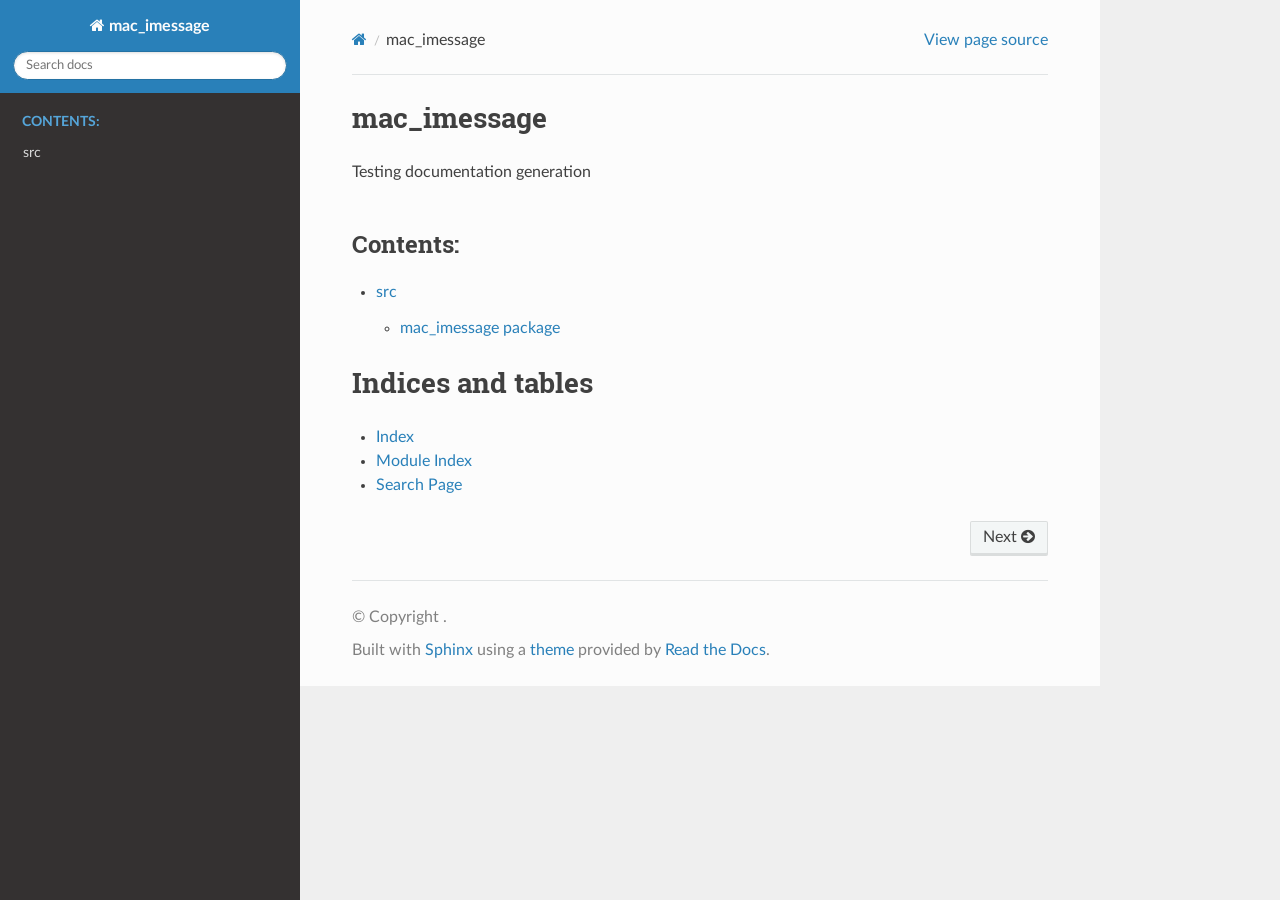
<file: docs/index.html>
<!DOCTYPE html>
<html class="writer-html5" lang="en" data-content_root="./">
<head>
  <meta charset="utf-8" /><meta name="viewport" content="width=device-width, initial-scale=1" />

  <meta name="viewport" content="width=device-width, initial-scale=1.0" />
  <title>mac_imessage &mdash; mac_imessage 0.3.0 documentation</title>
      <link rel="stylesheet" type="text/css" href="_static/pygments.css?v=80d5e7a1" />
      <link rel="stylesheet" type="text/css" href="_static/css/theme.css?v=19f00094" />

  
  <!--[if lt IE 9]>
    <script src="_static/js/html5shiv.min.js"></script>
  <![endif]-->
  
        <script src="_static/jquery.js?v=5d32c60e"></script>
        <script src="_static/_sphinx_javascript_frameworks_compat.js?v=2cd50e6c"></script>
        <script src="_static/documentation_options.js?v=e259d695"></script>
        <script src="_static/doctools.js?v=9a2dae69"></script>
        <script src="_static/sphinx_highlight.js?v=dc90522c"></script>
    <script src="_static/js/theme.js"></script>
    <link rel="index" title="Index" href="genindex.html" />
    <link rel="search" title="Search" href="search.html" />
    <link rel="next" title="src" href="modules.html" /> 
</head>

<body class="wy-body-for-nav"> 
  <div class="wy-grid-for-nav">
    <nav data-toggle="wy-nav-shift" class="wy-nav-side">
      <div class="wy-side-scroll">
        <div class="wy-side-nav-search" >

          
          
          <a href="#" class="icon icon-home">
            mac_imessage
          </a>
<div role="search">
  <form id="rtd-search-form" class="wy-form" action="search.html" method="get">
    <input type="text" name="q" placeholder="Search docs" aria-label="Search docs" />
    <input type="hidden" name="check_keywords" value="yes" />
    <input type="hidden" name="area" value="default" />
  </form>
</div>
        </div><div class="wy-menu wy-menu-vertical" data-spy="affix" role="navigation" aria-label="Navigation menu">
              <p class="caption" role="heading"><span class="caption-text">Contents:</span></p>
<ul>
<li class="toctree-l1"><a class="reference internal" href="modules.html">src</a></li>
</ul>

        </div>
      </div>
    </nav>

    <section data-toggle="wy-nav-shift" class="wy-nav-content-wrap"><nav class="wy-nav-top" aria-label="Mobile navigation menu" >
          <i data-toggle="wy-nav-top" class="fa fa-bars"></i>
          <a href="#">mac_imessage</a>
      </nav>

      <div class="wy-nav-content">
        <div class="rst-content">
          <div role="navigation" aria-label="Page navigation">
  <ul class="wy-breadcrumbs">
      <li><a href="#" class="icon icon-home" aria-label="Home"></a></li>
      <li class="breadcrumb-item active">mac_imessage</li>
      <li class="wy-breadcrumbs-aside">
            <a href="_sources/index.rst.txt" rel="nofollow"> View page source</a>
      </li>
  </ul>
  <hr/>
</div>
          <div role="main" class="document" itemscope="itemscope" itemtype="http://schema.org/Article">
           <div itemprop="articleBody">
             
  <section id="mac-imessage">
<h1>mac_imessage<a class="headerlink" href="#mac-imessage" title="Link to this heading"></a></h1>
<p>Testing documentation generation</p>
<table class="autosummary longtable docutils align-default">
<tbody>
</tbody>
</table>
<div class="toctree-wrapper compound">
<p class="caption" role="heading"><span class="caption-text">Contents:</span></p>
<ul>
<li class="toctree-l1"><a class="reference internal" href="modules.html">src</a><ul>
<li class="toctree-l2"><a class="reference internal" href="mac_imessage.html">mac_imessage package</a></li>
</ul>
</li>
</ul>
</div>
</section>
<section id="indices-and-tables">
<h1>Indices and tables<a class="headerlink" href="#indices-and-tables" title="Link to this heading"></a></h1>
<ul class="simple">
<li><p><a class="reference internal" href="genindex.html"><span class="std std-ref">Index</span></a></p></li>
<li><p><a class="reference internal" href="py-modindex.html"><span class="std std-ref">Module Index</span></a></p></li>
<li><p><a class="reference internal" href="search.html"><span class="std std-ref">Search Page</span></a></p></li>
</ul>
</section>


           </div>
          </div>
          <footer><div class="rst-footer-buttons" role="navigation" aria-label="Footer">
        <a href="modules.html" class="btn btn-neutral float-right" title="src" accesskey="n" rel="next">Next <span class="fa fa-arrow-circle-right" aria-hidden="true"></span></a>
    </div>

  <hr/>

  <div role="contentinfo">
    <p>&#169; Copyright .</p>
  </div>

  Built with <a href="https://www.sphinx-doc.org/">Sphinx</a> using a
    <a href="https://github.com/readthedocs/sphinx_rtd_theme">theme</a>
    provided by <a href="https://readthedocs.org">Read the Docs</a>.
   

</footer>
        </div>
      </div>
    </section>
  </div>
  <script>
      jQuery(function () {
          SphinxRtdTheme.Navigation.enable(true);
      });
  </script> 

</body>
</html>
</file>
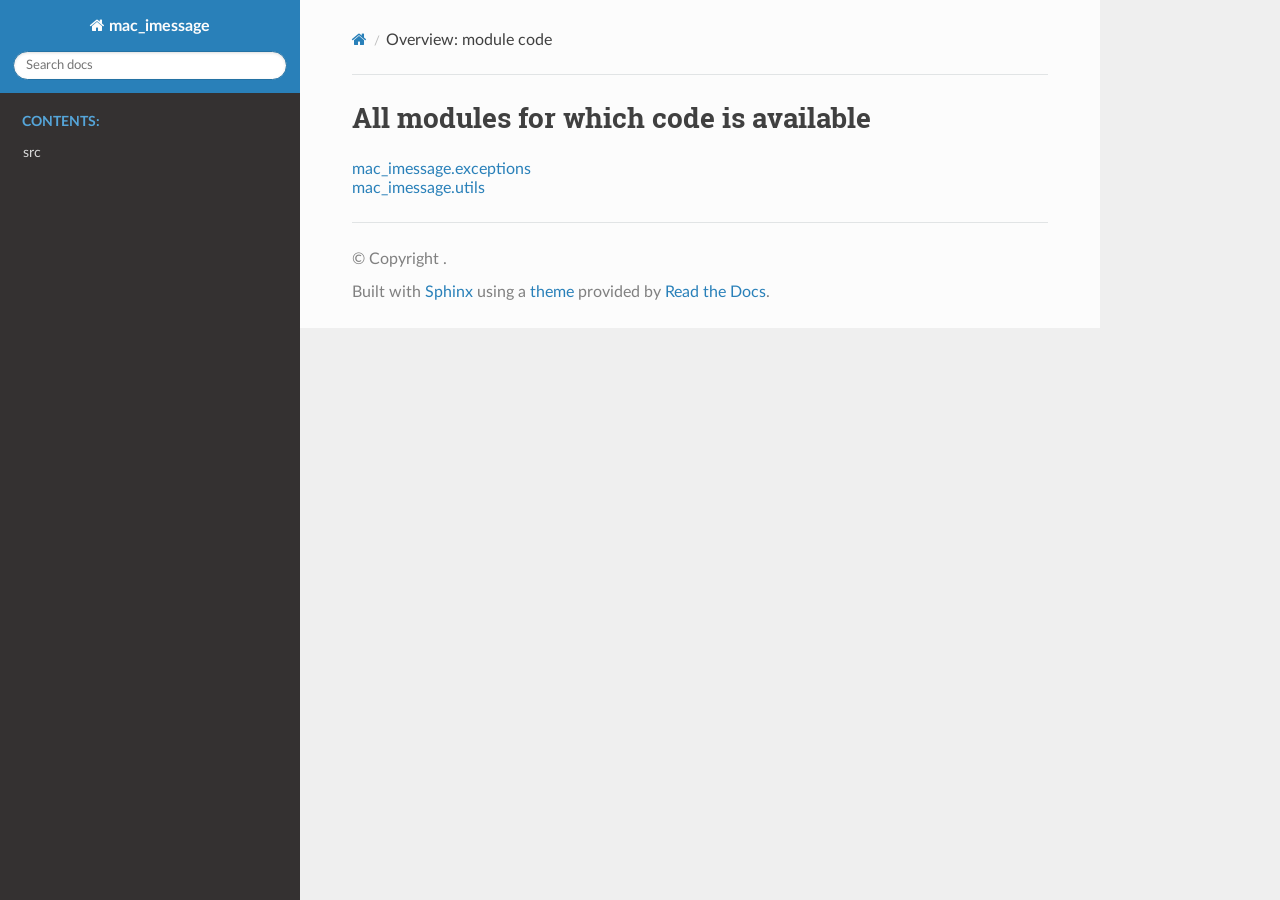
<file: docs/_modules/index.html>
<!DOCTYPE html>
<html class="writer-html5" lang="en" data-content_root="../">
<head>
  <meta charset="utf-8" />
  <meta name="viewport" content="width=device-width, initial-scale=1.0" />
  <title>Overview: module code &mdash; mac_imessage 0.3.0 documentation</title>
      <link rel="stylesheet" type="text/css" href="../_static/pygments.css?v=80d5e7a1" />
      <link rel="stylesheet" type="text/css" href="../_static/css/theme.css?v=19f00094" />

  
  <!--[if lt IE 9]>
    <script src="../_static/js/html5shiv.min.js"></script>
  <![endif]-->
  
        <script src="../_static/jquery.js?v=5d32c60e"></script>
        <script src="../_static/_sphinx_javascript_frameworks_compat.js?v=2cd50e6c"></script>
        <script src="../_static/documentation_options.js?v=e259d695"></script>
        <script src="../_static/doctools.js?v=9a2dae69"></script>
        <script src="../_static/sphinx_highlight.js?v=dc90522c"></script>
    <script src="../_static/js/theme.js"></script>
    <link rel="index" title="Index" href="../genindex.html" />
    <link rel="search" title="Search" href="../search.html" /> 
</head>

<body class="wy-body-for-nav"> 
  <div class="wy-grid-for-nav">
    <nav data-toggle="wy-nav-shift" class="wy-nav-side">
      <div class="wy-side-scroll">
        <div class="wy-side-nav-search" >

          
          
          <a href="../index.html" class="icon icon-home">
            mac_imessage
          </a>
<div role="search">
  <form id="rtd-search-form" class="wy-form" action="../search.html" method="get">
    <input type="text" name="q" placeholder="Search docs" aria-label="Search docs" />
    <input type="hidden" name="check_keywords" value="yes" />
    <input type="hidden" name="area" value="default" />
  </form>
</div>
        </div><div class="wy-menu wy-menu-vertical" data-spy="affix" role="navigation" aria-label="Navigation menu">
              <p class="caption" role="heading"><span class="caption-text">Contents:</span></p>
<ul>
<li class="toctree-l1"><a class="reference internal" href="../modules.html">src</a></li>
</ul>

        </div>
      </div>
    </nav>

    <section data-toggle="wy-nav-shift" class="wy-nav-content-wrap"><nav class="wy-nav-top" aria-label="Mobile navigation menu" >
          <i data-toggle="wy-nav-top" class="fa fa-bars"></i>
          <a href="../index.html">mac_imessage</a>
      </nav>

      <div class="wy-nav-content">
        <div class="rst-content">
          <div role="navigation" aria-label="Page navigation">
  <ul class="wy-breadcrumbs">
      <li><a href="../index.html" class="icon icon-home" aria-label="Home"></a></li>
      <li class="breadcrumb-item active">Overview: module code</li>
      <li class="wy-breadcrumbs-aside">
      </li>
  </ul>
  <hr/>
</div>
          <div role="main" class="document" itemscope="itemscope" itemtype="http://schema.org/Article">
           <div itemprop="articleBody">
             
  <h1>All modules for which code is available</h1>
<ul><li><a href="mac_imessage/exceptions.html">mac_imessage.exceptions</a></li>
<li><a href="mac_imessage/utils.html">mac_imessage.utils</a></li>
</ul>

           </div>
          </div>
          <footer>

  <hr/>

  <div role="contentinfo">
    <p>&#169; Copyright .</p>
  </div>

  Built with <a href="https://www.sphinx-doc.org/">Sphinx</a> using a
    <a href="https://github.com/readthedocs/sphinx_rtd_theme">theme</a>
    provided by <a href="https://readthedocs.org">Read the Docs</a>.
   

</footer>
        </div>
      </div>
    </section>
  </div>
  <script>
      jQuery(function () {
          SphinxRtdTheme.Navigation.enable(true);
      });
  </script> 

</body>
</html>
</file>
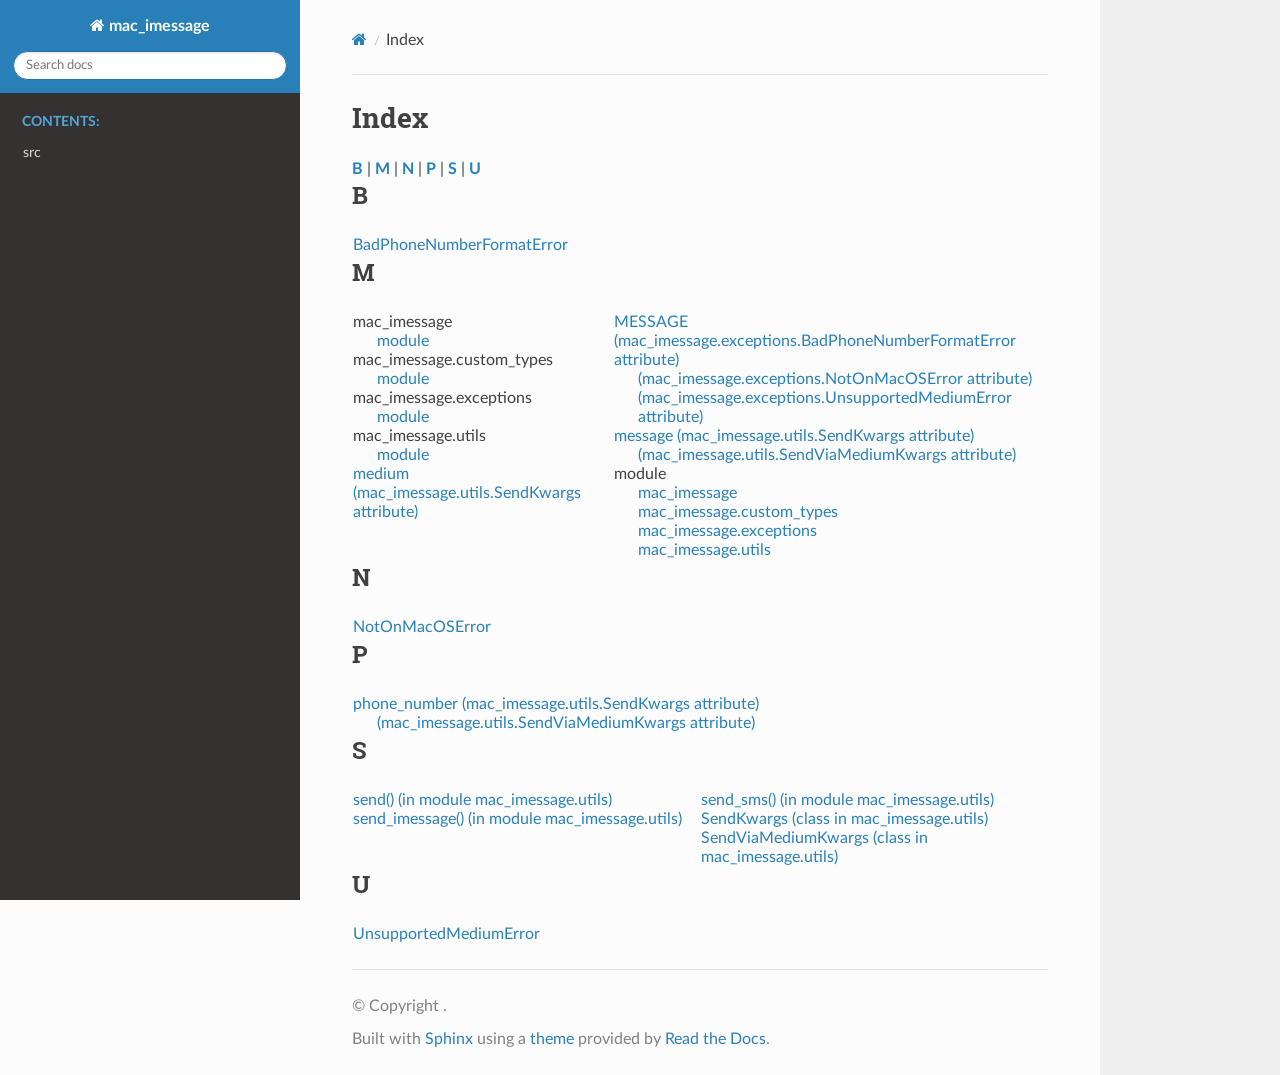
<file: docs/genindex.html>
<!DOCTYPE html>
<html class="writer-html5" lang="en" data-content_root="./">
<head>
  <meta charset="utf-8" />
  <meta name="viewport" content="width=device-width, initial-scale=1.0" />
  <title>Index &mdash; mac_imessage 0.3.0 documentation</title>
      <link rel="stylesheet" type="text/css" href="_static/pygments.css?v=80d5e7a1" />
      <link rel="stylesheet" type="text/css" href="_static/css/theme.css?v=19f00094" />

  
  <!--[if lt IE 9]>
    <script src="_static/js/html5shiv.min.js"></script>
  <![endif]-->
  
        <script src="_static/jquery.js?v=5d32c60e"></script>
        <script src="_static/_sphinx_javascript_frameworks_compat.js?v=2cd50e6c"></script>
        <script src="_static/documentation_options.js?v=e259d695"></script>
        <script src="_static/doctools.js?v=9a2dae69"></script>
        <script src="_static/sphinx_highlight.js?v=dc90522c"></script>
    <script src="_static/js/theme.js"></script>
    <link rel="index" title="Index" href="#" />
    <link rel="search" title="Search" href="search.html" /> 
</head>

<body class="wy-body-for-nav"> 
  <div class="wy-grid-for-nav">
    <nav data-toggle="wy-nav-shift" class="wy-nav-side">
      <div class="wy-side-scroll">
        <div class="wy-side-nav-search" >

          
          
          <a href="index.html" class="icon icon-home">
            mac_imessage
          </a>
<div role="search">
  <form id="rtd-search-form" class="wy-form" action="search.html" method="get">
    <input type="text" name="q" placeholder="Search docs" aria-label="Search docs" />
    <input type="hidden" name="check_keywords" value="yes" />
    <input type="hidden" name="area" value="default" />
  </form>
</div>
        </div><div class="wy-menu wy-menu-vertical" data-spy="affix" role="navigation" aria-label="Navigation menu">
              <p class="caption" role="heading"><span class="caption-text">Contents:</span></p>
<ul>
<li class="toctree-l1"><a class="reference internal" href="modules.html">src</a></li>
</ul>

        </div>
      </div>
    </nav>

    <section data-toggle="wy-nav-shift" class="wy-nav-content-wrap"><nav class="wy-nav-top" aria-label="Mobile navigation menu" >
          <i data-toggle="wy-nav-top" class="fa fa-bars"></i>
          <a href="index.html">mac_imessage</a>
      </nav>

      <div class="wy-nav-content">
        <div class="rst-content">
          <div role="navigation" aria-label="Page navigation">
  <ul class="wy-breadcrumbs">
      <li><a href="index.html" class="icon icon-home" aria-label="Home"></a></li>
      <li class="breadcrumb-item active">Index</li>
      <li class="wy-breadcrumbs-aside">
      </li>
  </ul>
  <hr/>
</div>
          <div role="main" class="document" itemscope="itemscope" itemtype="http://schema.org/Article">
           <div itemprop="articleBody">
             

<h1 id="index">Index</h1>

<div class="genindex-jumpbox">
 <a href="#B"><strong>B</strong></a>
 | <a href="#M"><strong>M</strong></a>
 | <a href="#N"><strong>N</strong></a>
 | <a href="#P"><strong>P</strong></a>
 | <a href="#S"><strong>S</strong></a>
 | <a href="#U"><strong>U</strong></a>
 
</div>
<h2 id="B">B</h2>
<table style="width: 100%" class="indextable genindextable"><tr>
  <td style="width: 33%; vertical-align: top;"><ul>
      <li><a href="mac_imessage.html#mac_imessage.exceptions.BadPhoneNumberFormatError">BadPhoneNumberFormatError</a>
</li>
  </ul></td>
</tr></table>

<h2 id="M">M</h2>
<table style="width: 100%" class="indextable genindextable"><tr>
  <td style="width: 33%; vertical-align: top;"><ul>
      <li>
    mac_imessage

      <ul>
        <li><a href="mac_imessage.html#module-mac_imessage">module</a>
</li>
      </ul></li>
      <li>
    mac_imessage.custom_types

      <ul>
        <li><a href="mac_imessage.html#module-mac_imessage.custom_types">module</a>
</li>
      </ul></li>
      <li>
    mac_imessage.exceptions

      <ul>
        <li><a href="mac_imessage.html#module-mac_imessage.exceptions">module</a>
</li>
      </ul></li>
      <li>
    mac_imessage.utils

      <ul>
        <li><a href="mac_imessage.html#module-mac_imessage.utils">module</a>
</li>
      </ul></li>
      <li><a href="mac_imessage.html#mac_imessage.utils.SendKwargs.medium">medium (mac_imessage.utils.SendKwargs attribute)</a>
</li>
  </ul></td>
  <td style="width: 33%; vertical-align: top;"><ul>
      <li><a href="mac_imessage.html#mac_imessage.exceptions.BadPhoneNumberFormatError.MESSAGE">MESSAGE (mac_imessage.exceptions.BadPhoneNumberFormatError attribute)</a>

      <ul>
        <li><a href="mac_imessage.html#mac_imessage.exceptions.NotOnMacOSError.MESSAGE">(mac_imessage.exceptions.NotOnMacOSError attribute)</a>
</li>
        <li><a href="mac_imessage.html#mac_imessage.exceptions.UnsupportedMediumError.MESSAGE">(mac_imessage.exceptions.UnsupportedMediumError attribute)</a>
</li>
      </ul></li>
      <li><a href="mac_imessage.html#mac_imessage.utils.SendKwargs.message">message (mac_imessage.utils.SendKwargs attribute)</a>

      <ul>
        <li><a href="mac_imessage.html#mac_imessage.utils.SendViaMediumKwargs.message">(mac_imessage.utils.SendViaMediumKwargs attribute)</a>
</li>
      </ul></li>
      <li>
    module

      <ul>
        <li><a href="mac_imessage.html#module-mac_imessage">mac_imessage</a>
</li>
        <li><a href="mac_imessage.html#module-mac_imessage.custom_types">mac_imessage.custom_types</a>
</li>
        <li><a href="mac_imessage.html#module-mac_imessage.exceptions">mac_imessage.exceptions</a>
</li>
        <li><a href="mac_imessage.html#module-mac_imessage.utils">mac_imessage.utils</a>
</li>
      </ul></li>
  </ul></td>
</tr></table>

<h2 id="N">N</h2>
<table style="width: 100%" class="indextable genindextable"><tr>
  <td style="width: 33%; vertical-align: top;"><ul>
      <li><a href="mac_imessage.html#mac_imessage.exceptions.NotOnMacOSError">NotOnMacOSError</a>
</li>
  </ul></td>
</tr></table>

<h2 id="P">P</h2>
<table style="width: 100%" class="indextable genindextable"><tr>
  <td style="width: 33%; vertical-align: top;"><ul>
      <li><a href="mac_imessage.html#mac_imessage.utils.SendKwargs.phone_number">phone_number (mac_imessage.utils.SendKwargs attribute)</a>

      <ul>
        <li><a href="mac_imessage.html#mac_imessage.utils.SendViaMediumKwargs.phone_number">(mac_imessage.utils.SendViaMediumKwargs attribute)</a>
</li>
      </ul></li>
  </ul></td>
</tr></table>

<h2 id="S">S</h2>
<table style="width: 100%" class="indextable genindextable"><tr>
  <td style="width: 33%; vertical-align: top;"><ul>
      <li><a href="mac_imessage.html#mac_imessage.utils.send">send() (in module mac_imessage.utils)</a>
</li>
      <li><a href="mac_imessage.html#mac_imessage.utils.send_imessage">send_imessage() (in module mac_imessage.utils)</a>
</li>
  </ul></td>
  <td style="width: 33%; vertical-align: top;"><ul>
      <li><a href="mac_imessage.html#mac_imessage.utils.send_sms">send_sms() (in module mac_imessage.utils)</a>
</li>
      <li><a href="mac_imessage.html#mac_imessage.utils.SendKwargs">SendKwargs (class in mac_imessage.utils)</a>
</li>
      <li><a href="mac_imessage.html#mac_imessage.utils.SendViaMediumKwargs">SendViaMediumKwargs (class in mac_imessage.utils)</a>
</li>
  </ul></td>
</tr></table>

<h2 id="U">U</h2>
<table style="width: 100%" class="indextable genindextable"><tr>
  <td style="width: 33%; vertical-align: top;"><ul>
      <li><a href="mac_imessage.html#mac_imessage.exceptions.UnsupportedMediumError">UnsupportedMediumError</a>
</li>
  </ul></td>
</tr></table>



           </div>
          </div>
          <footer>

  <hr/>

  <div role="contentinfo">
    <p>&#169; Copyright .</p>
  </div>

  Built with <a href="https://www.sphinx-doc.org/">Sphinx</a> using a
    <a href="https://github.com/readthedocs/sphinx_rtd_theme">theme</a>
    provided by <a href="https://readthedocs.org">Read the Docs</a>.
   

</footer>
        </div>
      </div>
    </section>
  </div>
  <script>
      jQuery(function () {
          SphinxRtdTheme.Navigation.enable(true);
      });
  </script> 

</body>
</html>
</file>
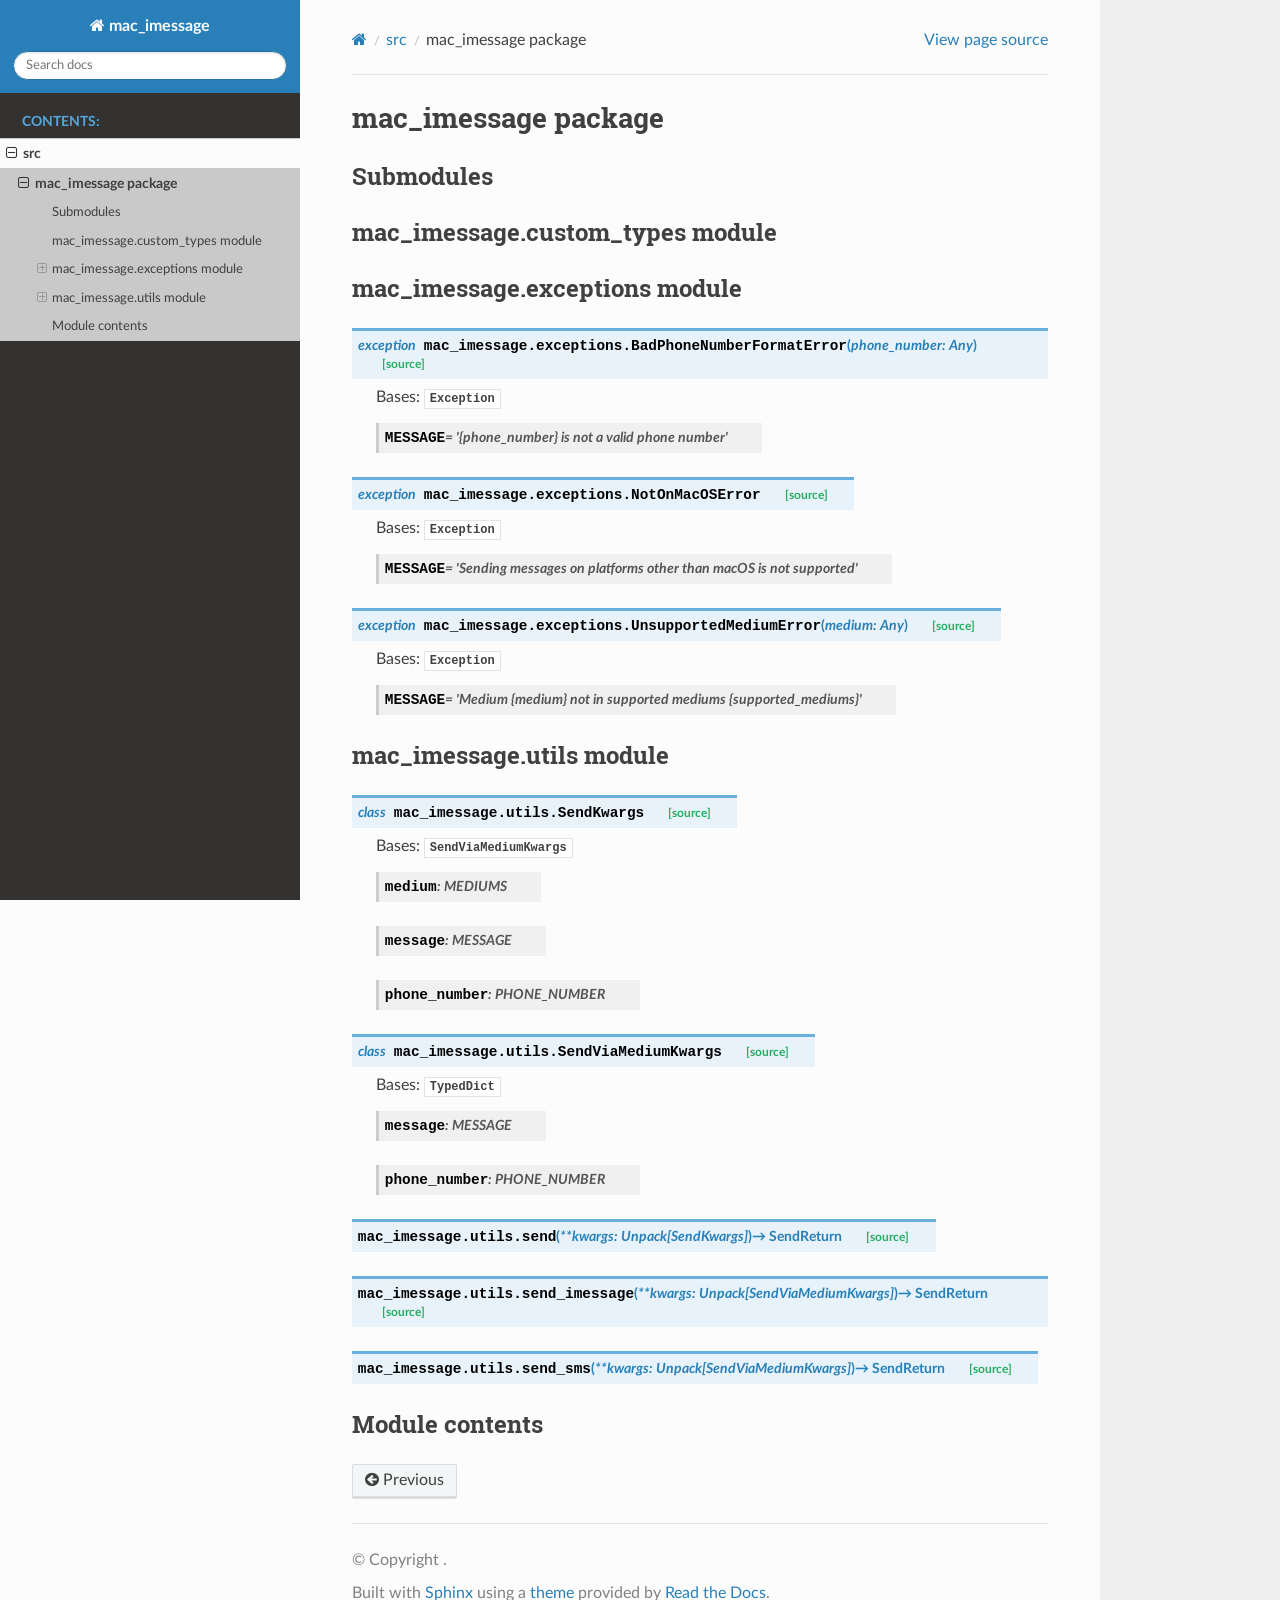
<file: docs/mac_imessage.html>
<!DOCTYPE html>
<html class="writer-html5" lang="en" data-content_root="./">
<head>
  <meta charset="utf-8" /><meta name="viewport" content="width=device-width, initial-scale=1" />

  <meta name="viewport" content="width=device-width, initial-scale=1.0" />
  <title>mac_imessage package &mdash; mac_imessage 0.3.0 documentation</title>
      <link rel="stylesheet" type="text/css" href="_static/pygments.css?v=80d5e7a1" />
      <link rel="stylesheet" type="text/css" href="_static/css/theme.css?v=19f00094" />

  
  <!--[if lt IE 9]>
    <script src="_static/js/html5shiv.min.js"></script>
  <![endif]-->
  
        <script src="_static/jquery.js?v=5d32c60e"></script>
        <script src="_static/_sphinx_javascript_frameworks_compat.js?v=2cd50e6c"></script>
        <script src="_static/documentation_options.js?v=e259d695"></script>
        <script src="_static/doctools.js?v=9a2dae69"></script>
        <script src="_static/sphinx_highlight.js?v=dc90522c"></script>
    <script src="_static/js/theme.js"></script>
    <link rel="index" title="Index" href="genindex.html" />
    <link rel="search" title="Search" href="search.html" />
    <link rel="prev" title="src" href="modules.html" /> 
</head>

<body class="wy-body-for-nav"> 
  <div class="wy-grid-for-nav">
    <nav data-toggle="wy-nav-shift" class="wy-nav-side">
      <div class="wy-side-scroll">
        <div class="wy-side-nav-search" >

          
          
          <a href="index.html" class="icon icon-home">
            mac_imessage
          </a>
<div role="search">
  <form id="rtd-search-form" class="wy-form" action="search.html" method="get">
    <input type="text" name="q" placeholder="Search docs" aria-label="Search docs" />
    <input type="hidden" name="check_keywords" value="yes" />
    <input type="hidden" name="area" value="default" />
  </form>
</div>
        </div><div class="wy-menu wy-menu-vertical" data-spy="affix" role="navigation" aria-label="Navigation menu">
              <p class="caption" role="heading"><span class="caption-text">Contents:</span></p>
<ul class="current">
<li class="toctree-l1 current"><a class="reference internal" href="modules.html">src</a><ul class="current">
<li class="toctree-l2 current"><a class="current reference internal" href="#">mac_imessage package</a><ul>
<li class="toctree-l3"><a class="reference internal" href="#submodules">Submodules</a></li>
<li class="toctree-l3"><a class="reference internal" href="#module-mac_imessage.custom_types">mac_imessage.custom_types module</a></li>
<li class="toctree-l3"><a class="reference internal" href="#module-mac_imessage.exceptions">mac_imessage.exceptions module</a><ul>
<li class="toctree-l4"><a class="reference internal" href="#mac_imessage.exceptions.BadPhoneNumberFormatError"><code class="docutils literal notranslate"><span class="pre">BadPhoneNumberFormatError</span></code></a></li>
<li class="toctree-l4"><a class="reference internal" href="#mac_imessage.exceptions.NotOnMacOSError"><code class="docutils literal notranslate"><span class="pre">NotOnMacOSError</span></code></a></li>
<li class="toctree-l4"><a class="reference internal" href="#mac_imessage.exceptions.UnsupportedMediumError"><code class="docutils literal notranslate"><span class="pre">UnsupportedMediumError</span></code></a></li>
</ul>
</li>
<li class="toctree-l3"><a class="reference internal" href="#module-mac_imessage.utils">mac_imessage.utils module</a><ul>
<li class="toctree-l4"><a class="reference internal" href="#mac_imessage.utils.SendKwargs"><code class="docutils literal notranslate"><span class="pre">SendKwargs</span></code></a></li>
<li class="toctree-l4"><a class="reference internal" href="#mac_imessage.utils.SendViaMediumKwargs"><code class="docutils literal notranslate"><span class="pre">SendViaMediumKwargs</span></code></a></li>
<li class="toctree-l4"><a class="reference internal" href="#mac_imessage.utils.send"><code class="docutils literal notranslate"><span class="pre">send()</span></code></a></li>
<li class="toctree-l4"><a class="reference internal" href="#mac_imessage.utils.send_imessage"><code class="docutils literal notranslate"><span class="pre">send_imessage()</span></code></a></li>
<li class="toctree-l4"><a class="reference internal" href="#mac_imessage.utils.send_sms"><code class="docutils literal notranslate"><span class="pre">send_sms()</span></code></a></li>
</ul>
</li>
<li class="toctree-l3"><a class="reference internal" href="#module-mac_imessage">Module contents</a></li>
</ul>
</li>
</ul>
</li>
</ul>

        </div>
      </div>
    </nav>

    <section data-toggle="wy-nav-shift" class="wy-nav-content-wrap"><nav class="wy-nav-top" aria-label="Mobile navigation menu" >
          <i data-toggle="wy-nav-top" class="fa fa-bars"></i>
          <a href="index.html">mac_imessage</a>
      </nav>

      <div class="wy-nav-content">
        <div class="rst-content">
          <div role="navigation" aria-label="Page navigation">
  <ul class="wy-breadcrumbs">
      <li><a href="index.html" class="icon icon-home" aria-label="Home"></a></li>
          <li class="breadcrumb-item"><a href="modules.html">src</a></li>
      <li class="breadcrumb-item active">mac_imessage package</li>
      <li class="wy-breadcrumbs-aside">
            <a href="_sources/mac_imessage.rst.txt" rel="nofollow"> View page source</a>
      </li>
  </ul>
  <hr/>
</div>
          <div role="main" class="document" itemscope="itemscope" itemtype="http://schema.org/Article">
           <div itemprop="articleBody">
             
  <section id="mac-imessage-package">
<h1>mac_imessage package<a class="headerlink" href="#mac-imessage-package" title="Link to this heading"></a></h1>
<section id="submodules">
<h2>Submodules<a class="headerlink" href="#submodules" title="Link to this heading"></a></h2>
</section>
<section id="module-mac_imessage.custom_types">
<span id="mac-imessage-custom-types-module"></span><h2>mac_imessage.custom_types module<a class="headerlink" href="#module-mac_imessage.custom_types" title="Link to this heading"></a></h2>
</section>
<section id="module-mac_imessage.exceptions">
<span id="mac-imessage-exceptions-module"></span><h2>mac_imessage.exceptions module<a class="headerlink" href="#module-mac_imessage.exceptions" title="Link to this heading"></a></h2>
<dl class="py exception">
<dt class="sig sig-object py" id="mac_imessage.exceptions.BadPhoneNumberFormatError">
<em class="property"><span class="pre">exception</span><span class="w"> </span></em><span class="sig-prename descclassname"><span class="pre">mac_imessage.exceptions.</span></span><span class="sig-name descname"><span class="pre">BadPhoneNumberFormatError</span></span><span class="sig-paren">(</span><em class="sig-param"><span class="n"><span class="pre">phone_number</span></span><span class="p"><span class="pre">:</span></span><span class="w"> </span><span class="n"><span class="pre">Any</span></span></em><span class="sig-paren">)</span><a class="reference internal" href="_modules/mac_imessage/exceptions.html#BadPhoneNumberFormatError"><span class="viewcode-link"><span class="pre">[source]</span></span></a><a class="headerlink" href="#mac_imessage.exceptions.BadPhoneNumberFormatError" title="Link to this definition"></a></dt>
<dd><p>Bases: <code class="xref py py-class docutils literal notranslate"><span class="pre">Exception</span></code></p>
<dl class="py attribute">
<dt class="sig sig-object py" id="mac_imessage.exceptions.BadPhoneNumberFormatError.MESSAGE">
<span class="sig-name descname"><span class="pre">MESSAGE</span></span><em class="property"><span class="w"> </span><span class="p"><span class="pre">=</span></span><span class="w"> </span><span class="pre">'{phone_number}</span> <span class="pre">is</span> <span class="pre">not</span> <span class="pre">a</span> <span class="pre">valid</span> <span class="pre">phone</span> <span class="pre">number'</span></em><a class="headerlink" href="#mac_imessage.exceptions.BadPhoneNumberFormatError.MESSAGE" title="Link to this definition"></a></dt>
<dd></dd></dl>

</dd></dl>

<dl class="py exception">
<dt class="sig sig-object py" id="mac_imessage.exceptions.NotOnMacOSError">
<em class="property"><span class="pre">exception</span><span class="w"> </span></em><span class="sig-prename descclassname"><span class="pre">mac_imessage.exceptions.</span></span><span class="sig-name descname"><span class="pre">NotOnMacOSError</span></span><a class="reference internal" href="_modules/mac_imessage/exceptions.html#NotOnMacOSError"><span class="viewcode-link"><span class="pre">[source]</span></span></a><a class="headerlink" href="#mac_imessage.exceptions.NotOnMacOSError" title="Link to this definition"></a></dt>
<dd><p>Bases: <code class="xref py py-class docutils literal notranslate"><span class="pre">Exception</span></code></p>
<dl class="py attribute">
<dt class="sig sig-object py" id="mac_imessage.exceptions.NotOnMacOSError.MESSAGE">
<span class="sig-name descname"><span class="pre">MESSAGE</span></span><em class="property"><span class="w"> </span><span class="p"><span class="pre">=</span></span><span class="w"> </span><span class="pre">'Sending</span> <span class="pre">messages</span> <span class="pre">on</span> <span class="pre">platforms</span> <span class="pre">other</span> <span class="pre">than</span> <span class="pre">macOS</span> <span class="pre">is</span> <span class="pre">not</span> <span class="pre">supported'</span></em><a class="headerlink" href="#mac_imessage.exceptions.NotOnMacOSError.MESSAGE" title="Link to this definition"></a></dt>
<dd></dd></dl>

</dd></dl>

<dl class="py exception">
<dt class="sig sig-object py" id="mac_imessage.exceptions.UnsupportedMediumError">
<em class="property"><span class="pre">exception</span><span class="w"> </span></em><span class="sig-prename descclassname"><span class="pre">mac_imessage.exceptions.</span></span><span class="sig-name descname"><span class="pre">UnsupportedMediumError</span></span><span class="sig-paren">(</span><em class="sig-param"><span class="n"><span class="pre">medium</span></span><span class="p"><span class="pre">:</span></span><span class="w"> </span><span class="n"><span class="pre">Any</span></span></em><span class="sig-paren">)</span><a class="reference internal" href="_modules/mac_imessage/exceptions.html#UnsupportedMediumError"><span class="viewcode-link"><span class="pre">[source]</span></span></a><a class="headerlink" href="#mac_imessage.exceptions.UnsupportedMediumError" title="Link to this definition"></a></dt>
<dd><p>Bases: <code class="xref py py-class docutils literal notranslate"><span class="pre">Exception</span></code></p>
<dl class="py attribute">
<dt class="sig sig-object py" id="mac_imessage.exceptions.UnsupportedMediumError.MESSAGE">
<span class="sig-name descname"><span class="pre">MESSAGE</span></span><em class="property"><span class="w"> </span><span class="p"><span class="pre">=</span></span><span class="w"> </span><span class="pre">'Medium</span> <span class="pre">{medium}</span> <span class="pre">not</span> <span class="pre">in</span> <span class="pre">supported</span> <span class="pre">mediums</span> <span class="pre">{supported_mediums}'</span></em><a class="headerlink" href="#mac_imessage.exceptions.UnsupportedMediumError.MESSAGE" title="Link to this definition"></a></dt>
<dd></dd></dl>

</dd></dl>

</section>
<section id="module-mac_imessage.utils">
<span id="mac-imessage-utils-module"></span><h2>mac_imessage.utils module<a class="headerlink" href="#module-mac_imessage.utils" title="Link to this heading"></a></h2>
<dl class="py class">
<dt class="sig sig-object py" id="mac_imessage.utils.SendKwargs">
<em class="property"><span class="pre">class</span><span class="w"> </span></em><span class="sig-prename descclassname"><span class="pre">mac_imessage.utils.</span></span><span class="sig-name descname"><span class="pre">SendKwargs</span></span><a class="reference internal" href="_modules/mac_imessage/utils.html#SendKwargs"><span class="viewcode-link"><span class="pre">[source]</span></span></a><a class="headerlink" href="#mac_imessage.utils.SendKwargs" title="Link to this definition"></a></dt>
<dd><p>Bases: <a class="reference internal" href="#mac_imessage.utils.SendViaMediumKwargs" title="mac_imessage.utils.SendViaMediumKwargs"><code class="xref py py-class docutils literal notranslate"><span class="pre">SendViaMediumKwargs</span></code></a></p>
<dl class="py attribute">
<dt class="sig sig-object py" id="mac_imessage.utils.SendKwargs.medium">
<span class="sig-name descname"><span class="pre">medium</span></span><em class="property"><span class="p"><span class="pre">:</span></span><span class="w"> </span><span class="pre">MEDIUMS</span></em><a class="headerlink" href="#mac_imessage.utils.SendKwargs.medium" title="Link to this definition"></a></dt>
<dd></dd></dl>

<dl class="py attribute">
<dt class="sig sig-object py" id="mac_imessage.utils.SendKwargs.message">
<span class="sig-name descname"><span class="pre">message</span></span><em class="property"><span class="p"><span class="pre">:</span></span><span class="w"> </span><span class="pre">MESSAGE</span></em><a class="headerlink" href="#mac_imessage.utils.SendKwargs.message" title="Link to this definition"></a></dt>
<dd></dd></dl>

<dl class="py attribute">
<dt class="sig sig-object py" id="mac_imessage.utils.SendKwargs.phone_number">
<span class="sig-name descname"><span class="pre">phone_number</span></span><em class="property"><span class="p"><span class="pre">:</span></span><span class="w"> </span><span class="pre">PHONE_NUMBER</span></em><a class="headerlink" href="#mac_imessage.utils.SendKwargs.phone_number" title="Link to this definition"></a></dt>
<dd></dd></dl>

</dd></dl>

<dl class="py class">
<dt class="sig sig-object py" id="mac_imessage.utils.SendViaMediumKwargs">
<em class="property"><span class="pre">class</span><span class="w"> </span></em><span class="sig-prename descclassname"><span class="pre">mac_imessage.utils.</span></span><span class="sig-name descname"><span class="pre">SendViaMediumKwargs</span></span><a class="reference internal" href="_modules/mac_imessage/utils.html#SendViaMediumKwargs"><span class="viewcode-link"><span class="pre">[source]</span></span></a><a class="headerlink" href="#mac_imessage.utils.SendViaMediumKwargs" title="Link to this definition"></a></dt>
<dd><p>Bases: <code class="xref py py-class docutils literal notranslate"><span class="pre">TypedDict</span></code></p>
<dl class="py attribute">
<dt class="sig sig-object py" id="mac_imessage.utils.SendViaMediumKwargs.message">
<span class="sig-name descname"><span class="pre">message</span></span><em class="property"><span class="p"><span class="pre">:</span></span><span class="w"> </span><span class="pre">MESSAGE</span></em><a class="headerlink" href="#mac_imessage.utils.SendViaMediumKwargs.message" title="Link to this definition"></a></dt>
<dd></dd></dl>

<dl class="py attribute">
<dt class="sig sig-object py" id="mac_imessage.utils.SendViaMediumKwargs.phone_number">
<span class="sig-name descname"><span class="pre">phone_number</span></span><em class="property"><span class="p"><span class="pre">:</span></span><span class="w"> </span><span class="pre">PHONE_NUMBER</span></em><a class="headerlink" href="#mac_imessage.utils.SendViaMediumKwargs.phone_number" title="Link to this definition"></a></dt>
<dd></dd></dl>

</dd></dl>

<dl class="py function">
<dt class="sig sig-object py" id="mac_imessage.utils.send">
<span class="sig-prename descclassname"><span class="pre">mac_imessage.utils.</span></span><span class="sig-name descname"><span class="pre">send</span></span><span class="sig-paren">(</span><em class="sig-param"><span class="o"><span class="pre">**</span></span><span class="n"><span class="pre">kwargs</span></span><span class="p"><span class="pre">:</span></span><span class="w"> </span><span class="n"><span class="pre">Unpack</span><span class="p"><span class="pre">[</span></span><a class="reference internal" href="#mac_imessage.utils.SendKwargs" title="mac_imessage.utils.SendKwargs"><span class="pre">SendKwargs</span></a><span class="p"><span class="pre">]</span></span></span></em><span class="sig-paren">)</span> <span class="sig-return"><span class="sig-return-icon">&#x2192;</span> <span class="sig-return-typehint"><span class="pre">SendReturn</span></span></span><a class="reference internal" href="_modules/mac_imessage/utils.html#send"><span class="viewcode-link"><span class="pre">[source]</span></span></a><a class="headerlink" href="#mac_imessage.utils.send" title="Link to this definition"></a></dt>
<dd></dd></dl>

<dl class="py function">
<dt class="sig sig-object py" id="mac_imessage.utils.send_imessage">
<span class="sig-prename descclassname"><span class="pre">mac_imessage.utils.</span></span><span class="sig-name descname"><span class="pre">send_imessage</span></span><span class="sig-paren">(</span><em class="sig-param"><span class="o"><span class="pre">**</span></span><span class="n"><span class="pre">kwargs</span></span><span class="p"><span class="pre">:</span></span><span class="w"> </span><span class="n"><span class="pre">Unpack</span><span class="p"><span class="pre">[</span></span><a class="reference internal" href="#mac_imessage.utils.SendViaMediumKwargs" title="mac_imessage.utils.SendViaMediumKwargs"><span class="pre">SendViaMediumKwargs</span></a><span class="p"><span class="pre">]</span></span></span></em><span class="sig-paren">)</span> <span class="sig-return"><span class="sig-return-icon">&#x2192;</span> <span class="sig-return-typehint"><span class="pre">SendReturn</span></span></span><a class="reference internal" href="_modules/mac_imessage/utils.html#send_imessage"><span class="viewcode-link"><span class="pre">[source]</span></span></a><a class="headerlink" href="#mac_imessage.utils.send_imessage" title="Link to this definition"></a></dt>
<dd></dd></dl>

<dl class="py function">
<dt class="sig sig-object py" id="mac_imessage.utils.send_sms">
<span class="sig-prename descclassname"><span class="pre">mac_imessage.utils.</span></span><span class="sig-name descname"><span class="pre">send_sms</span></span><span class="sig-paren">(</span><em class="sig-param"><span class="o"><span class="pre">**</span></span><span class="n"><span class="pre">kwargs</span></span><span class="p"><span class="pre">:</span></span><span class="w"> </span><span class="n"><span class="pre">Unpack</span><span class="p"><span class="pre">[</span></span><a class="reference internal" href="#mac_imessage.utils.SendViaMediumKwargs" title="mac_imessage.utils.SendViaMediumKwargs"><span class="pre">SendViaMediumKwargs</span></a><span class="p"><span class="pre">]</span></span></span></em><span class="sig-paren">)</span> <span class="sig-return"><span class="sig-return-icon">&#x2192;</span> <span class="sig-return-typehint"><span class="pre">SendReturn</span></span></span><a class="reference internal" href="_modules/mac_imessage/utils.html#send_sms"><span class="viewcode-link"><span class="pre">[source]</span></span></a><a class="headerlink" href="#mac_imessage.utils.send_sms" title="Link to this definition"></a></dt>
<dd></dd></dl>

</section>
<section id="module-mac_imessage">
<span id="module-contents"></span><h2>Module contents<a class="headerlink" href="#module-mac_imessage" title="Link to this heading"></a></h2>
</section>
</section>


           </div>
          </div>
          <footer><div class="rst-footer-buttons" role="navigation" aria-label="Footer">
        <a href="modules.html" class="btn btn-neutral float-left" title="src" accesskey="p" rel="prev"><span class="fa fa-arrow-circle-left" aria-hidden="true"></span> Previous</a>
    </div>

  <hr/>

  <div role="contentinfo">
    <p>&#169; Copyright .</p>
  </div>

  Built with <a href="https://www.sphinx-doc.org/">Sphinx</a> using a
    <a href="https://github.com/readthedocs/sphinx_rtd_theme">theme</a>
    provided by <a href="https://readthedocs.org">Read the Docs</a>.
   

</footer>
        </div>
      </div>
    </section>
  </div>
  <script>
      jQuery(function () {
          SphinxRtdTheme.Navigation.enable(true);
      });
  </script> 

</body>
</html>
</file>
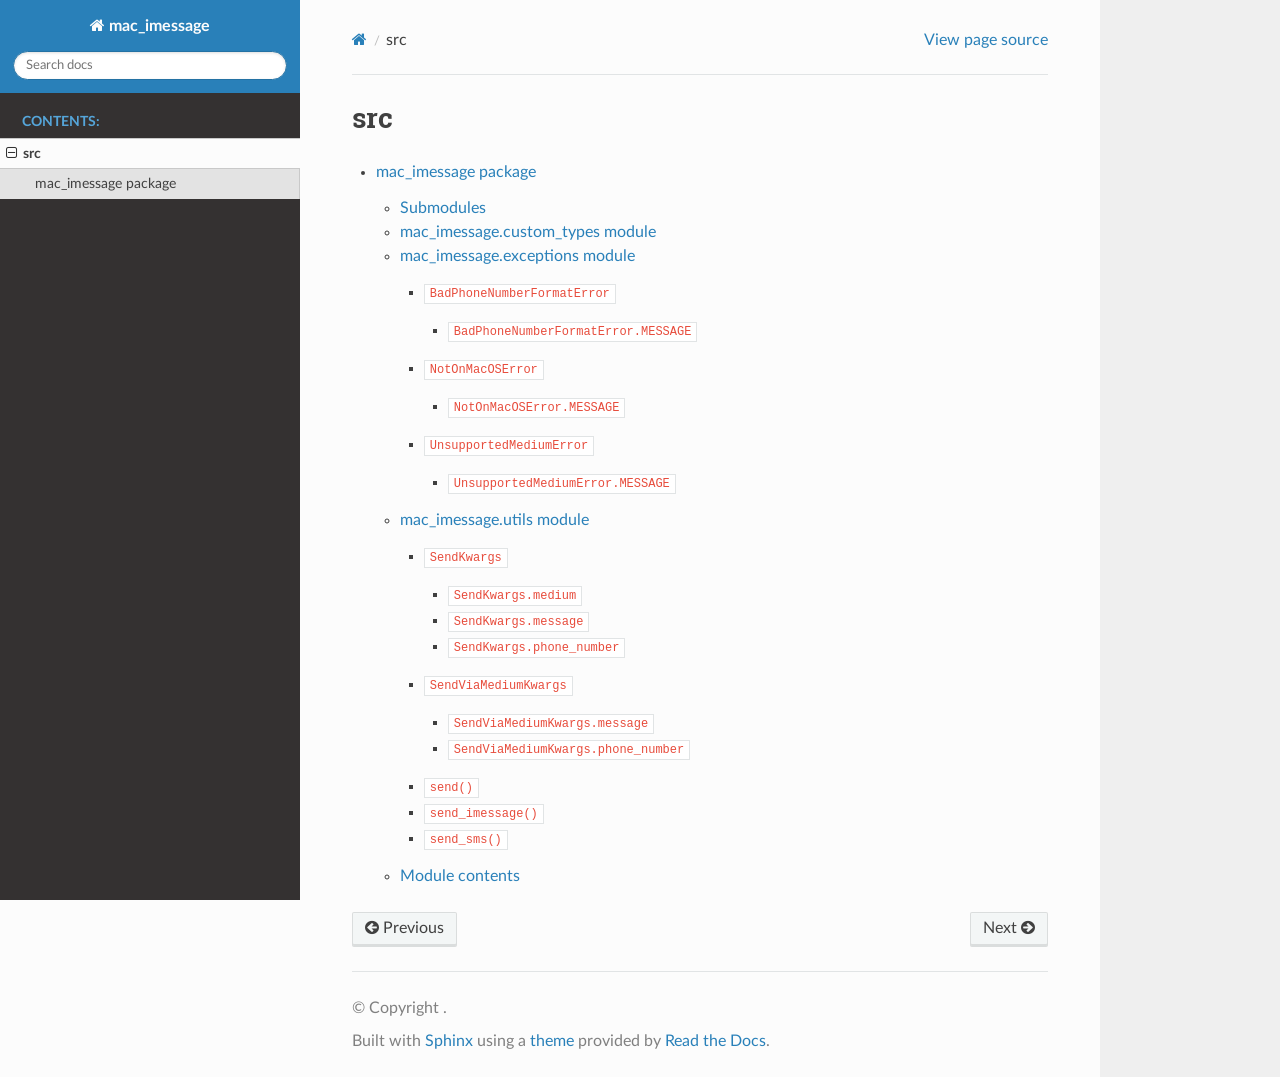
<file: docs/modules.html>
<!DOCTYPE html>
<html class="writer-html5" lang="en" data-content_root="./">
<head>
  <meta charset="utf-8" /><meta name="viewport" content="width=device-width, initial-scale=1" />

  <meta name="viewport" content="width=device-width, initial-scale=1.0" />
  <title>src &mdash; mac_imessage 0.3.0 documentation</title>
      <link rel="stylesheet" type="text/css" href="_static/pygments.css?v=80d5e7a1" />
      <link rel="stylesheet" type="text/css" href="_static/css/theme.css?v=19f00094" />

  
  <!--[if lt IE 9]>
    <script src="_static/js/html5shiv.min.js"></script>
  <![endif]-->
  
        <script src="_static/jquery.js?v=5d32c60e"></script>
        <script src="_static/_sphinx_javascript_frameworks_compat.js?v=2cd50e6c"></script>
        <script src="_static/documentation_options.js?v=e259d695"></script>
        <script src="_static/doctools.js?v=9a2dae69"></script>
        <script src="_static/sphinx_highlight.js?v=dc90522c"></script>
    <script src="_static/js/theme.js"></script>
    <link rel="index" title="Index" href="genindex.html" />
    <link rel="search" title="Search" href="search.html" />
    <link rel="next" title="mac_imessage package" href="mac_imessage.html" />
    <link rel="prev" title="mac_imessage" href="index.html" /> 
</head>

<body class="wy-body-for-nav"> 
  <div class="wy-grid-for-nav">
    <nav data-toggle="wy-nav-shift" class="wy-nav-side">
      <div class="wy-side-scroll">
        <div class="wy-side-nav-search" >

          
          
          <a href="index.html" class="icon icon-home">
            mac_imessage
          </a>
<div role="search">
  <form id="rtd-search-form" class="wy-form" action="search.html" method="get">
    <input type="text" name="q" placeholder="Search docs" aria-label="Search docs" />
    <input type="hidden" name="check_keywords" value="yes" />
    <input type="hidden" name="area" value="default" />
  </form>
</div>
        </div><div class="wy-menu wy-menu-vertical" data-spy="affix" role="navigation" aria-label="Navigation menu">
              <p class="caption" role="heading"><span class="caption-text">Contents:</span></p>
<ul class="current">
<li class="toctree-l1 current"><a class="current reference internal" href="#">src</a><ul>
<li class="toctree-l2"><a class="reference internal" href="mac_imessage.html">mac_imessage package</a></li>
</ul>
</li>
</ul>

        </div>
      </div>
    </nav>

    <section data-toggle="wy-nav-shift" class="wy-nav-content-wrap"><nav class="wy-nav-top" aria-label="Mobile navigation menu" >
          <i data-toggle="wy-nav-top" class="fa fa-bars"></i>
          <a href="index.html">mac_imessage</a>
      </nav>

      <div class="wy-nav-content">
        <div class="rst-content">
          <div role="navigation" aria-label="Page navigation">
  <ul class="wy-breadcrumbs">
      <li><a href="index.html" class="icon icon-home" aria-label="Home"></a></li>
      <li class="breadcrumb-item active">src</li>
      <li class="wy-breadcrumbs-aside">
            <a href="_sources/modules.rst.txt" rel="nofollow"> View page source</a>
      </li>
  </ul>
  <hr/>
</div>
          <div role="main" class="document" itemscope="itemscope" itemtype="http://schema.org/Article">
           <div itemprop="articleBody">
             
  <section id="src">
<h1>src<a class="headerlink" href="#src" title="Link to this heading"></a></h1>
<div class="toctree-wrapper compound">
<ul>
<li class="toctree-l1"><a class="reference internal" href="mac_imessage.html">mac_imessage package</a><ul>
<li class="toctree-l2"><a class="reference internal" href="mac_imessage.html#submodules">Submodules</a></li>
<li class="toctree-l2"><a class="reference internal" href="mac_imessage.html#module-mac_imessage.custom_types">mac_imessage.custom_types module</a></li>
<li class="toctree-l2"><a class="reference internal" href="mac_imessage.html#module-mac_imessage.exceptions">mac_imessage.exceptions module</a><ul>
<li class="toctree-l3"><a class="reference internal" href="mac_imessage.html#mac_imessage.exceptions.BadPhoneNumberFormatError"><code class="docutils literal notranslate"><span class="pre">BadPhoneNumberFormatError</span></code></a><ul>
<li class="toctree-l4"><a class="reference internal" href="mac_imessage.html#mac_imessage.exceptions.BadPhoneNumberFormatError.MESSAGE"><code class="docutils literal notranslate"><span class="pre">BadPhoneNumberFormatError.MESSAGE</span></code></a></li>
</ul>
</li>
<li class="toctree-l3"><a class="reference internal" href="mac_imessage.html#mac_imessage.exceptions.NotOnMacOSError"><code class="docutils literal notranslate"><span class="pre">NotOnMacOSError</span></code></a><ul>
<li class="toctree-l4"><a class="reference internal" href="mac_imessage.html#mac_imessage.exceptions.NotOnMacOSError.MESSAGE"><code class="docutils literal notranslate"><span class="pre">NotOnMacOSError.MESSAGE</span></code></a></li>
</ul>
</li>
<li class="toctree-l3"><a class="reference internal" href="mac_imessage.html#mac_imessage.exceptions.UnsupportedMediumError"><code class="docutils literal notranslate"><span class="pre">UnsupportedMediumError</span></code></a><ul>
<li class="toctree-l4"><a class="reference internal" href="mac_imessage.html#mac_imessage.exceptions.UnsupportedMediumError.MESSAGE"><code class="docutils literal notranslate"><span class="pre">UnsupportedMediumError.MESSAGE</span></code></a></li>
</ul>
</li>
</ul>
</li>
<li class="toctree-l2"><a class="reference internal" href="mac_imessage.html#module-mac_imessage.utils">mac_imessage.utils module</a><ul>
<li class="toctree-l3"><a class="reference internal" href="mac_imessage.html#mac_imessage.utils.SendKwargs"><code class="docutils literal notranslate"><span class="pre">SendKwargs</span></code></a><ul>
<li class="toctree-l4"><a class="reference internal" href="mac_imessage.html#mac_imessage.utils.SendKwargs.medium"><code class="docutils literal notranslate"><span class="pre">SendKwargs.medium</span></code></a></li>
<li class="toctree-l4"><a class="reference internal" href="mac_imessage.html#mac_imessage.utils.SendKwargs.message"><code class="docutils literal notranslate"><span class="pre">SendKwargs.message</span></code></a></li>
<li class="toctree-l4"><a class="reference internal" href="mac_imessage.html#mac_imessage.utils.SendKwargs.phone_number"><code class="docutils literal notranslate"><span class="pre">SendKwargs.phone_number</span></code></a></li>
</ul>
</li>
<li class="toctree-l3"><a class="reference internal" href="mac_imessage.html#mac_imessage.utils.SendViaMediumKwargs"><code class="docutils literal notranslate"><span class="pre">SendViaMediumKwargs</span></code></a><ul>
<li class="toctree-l4"><a class="reference internal" href="mac_imessage.html#mac_imessage.utils.SendViaMediumKwargs.message"><code class="docutils literal notranslate"><span class="pre">SendViaMediumKwargs.message</span></code></a></li>
<li class="toctree-l4"><a class="reference internal" href="mac_imessage.html#mac_imessage.utils.SendViaMediumKwargs.phone_number"><code class="docutils literal notranslate"><span class="pre">SendViaMediumKwargs.phone_number</span></code></a></li>
</ul>
</li>
<li class="toctree-l3"><a class="reference internal" href="mac_imessage.html#mac_imessage.utils.send"><code class="docutils literal notranslate"><span class="pre">send()</span></code></a></li>
<li class="toctree-l3"><a class="reference internal" href="mac_imessage.html#mac_imessage.utils.send_imessage"><code class="docutils literal notranslate"><span class="pre">send_imessage()</span></code></a></li>
<li class="toctree-l3"><a class="reference internal" href="mac_imessage.html#mac_imessage.utils.send_sms"><code class="docutils literal notranslate"><span class="pre">send_sms()</span></code></a></li>
</ul>
</li>
<li class="toctree-l2"><a class="reference internal" href="mac_imessage.html#module-mac_imessage">Module contents</a></li>
</ul>
</li>
</ul>
</div>
</section>


           </div>
          </div>
          <footer><div class="rst-footer-buttons" role="navigation" aria-label="Footer">
        <a href="index.html" class="btn btn-neutral float-left" title="mac_imessage" accesskey="p" rel="prev"><span class="fa fa-arrow-circle-left" aria-hidden="true"></span> Previous</a>
        <a href="mac_imessage.html" class="btn btn-neutral float-right" title="mac_imessage package" accesskey="n" rel="next">Next <span class="fa fa-arrow-circle-right" aria-hidden="true"></span></a>
    </div>

  <hr/>

  <div role="contentinfo">
    <p>&#169; Copyright .</p>
  </div>

  Built with <a href="https://www.sphinx-doc.org/">Sphinx</a> using a
    <a href="https://github.com/readthedocs/sphinx_rtd_theme">theme</a>
    provided by <a href="https://readthedocs.org">Read the Docs</a>.
   

</footer>
        </div>
      </div>
    </section>
  </div>
  <script>
      jQuery(function () {
          SphinxRtdTheme.Navigation.enable(true);
      });
  </script> 

</body>
</html>
</file>
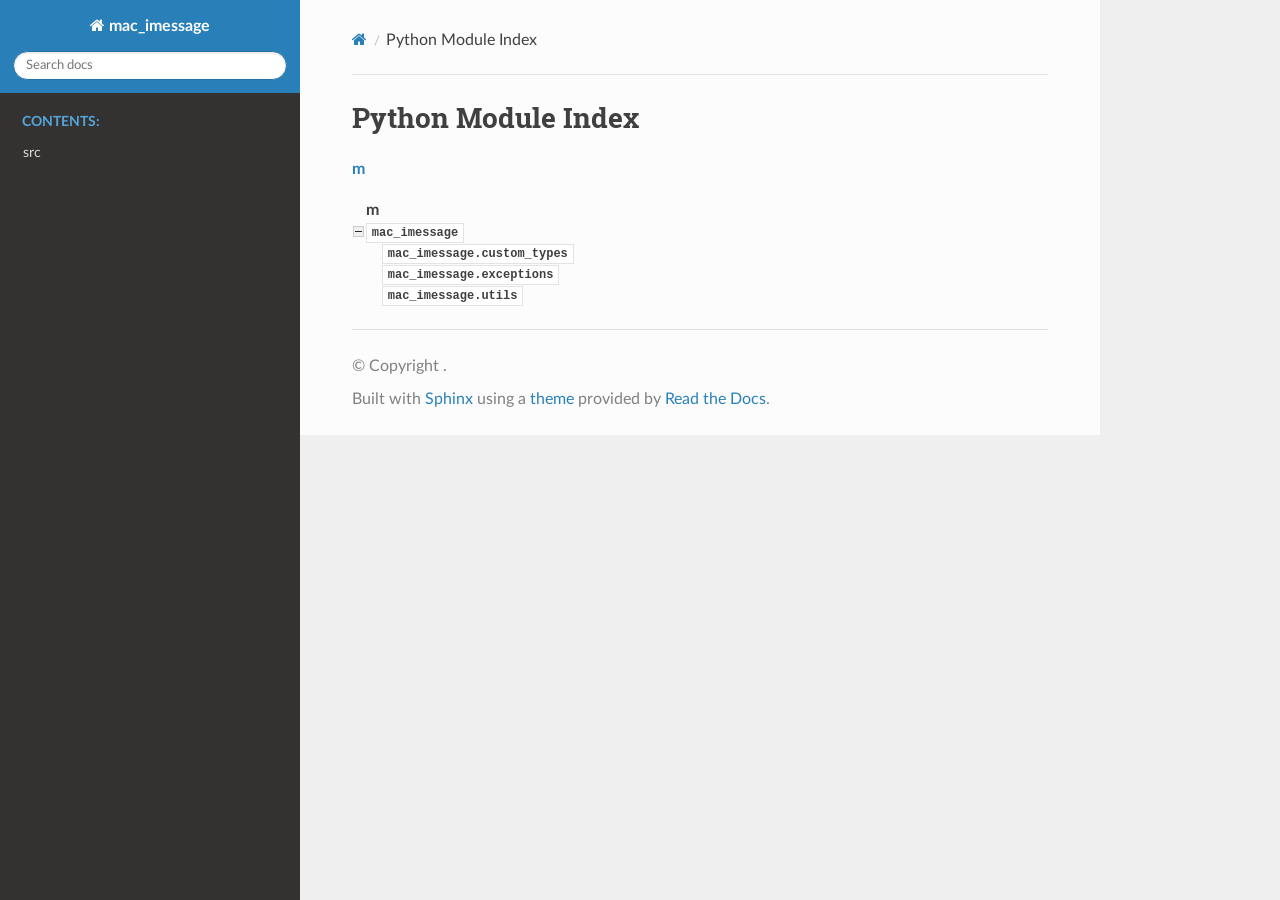
<file: docs/py-modindex.html>
<!DOCTYPE html>
<html class="writer-html5" lang="en" data-content_root="./">
<head>
  <meta charset="utf-8" />
  <meta name="viewport" content="width=device-width, initial-scale=1.0" />
  <title>Python Module Index &mdash; mac_imessage 0.3.0 documentation</title>
      <link rel="stylesheet" type="text/css" href="_static/pygments.css?v=80d5e7a1" />
      <link rel="stylesheet" type="text/css" href="_static/css/theme.css?v=19f00094" />

  
  <!--[if lt IE 9]>
    <script src="_static/js/html5shiv.min.js"></script>
  <![endif]-->
  
        <script src="_static/jquery.js?v=5d32c60e"></script>
        <script src="_static/_sphinx_javascript_frameworks_compat.js?v=2cd50e6c"></script>
        <script src="_static/documentation_options.js?v=e259d695"></script>
        <script src="_static/doctools.js?v=9a2dae69"></script>
        <script src="_static/sphinx_highlight.js?v=dc90522c"></script>
    <script src="_static/js/theme.js"></script>
    <link rel="index" title="Index" href="genindex.html" />
    <link rel="search" title="Search" href="search.html" />
 


</head>

<body class="wy-body-for-nav"> 
  <div class="wy-grid-for-nav">
    <nav data-toggle="wy-nav-shift" class="wy-nav-side">
      <div class="wy-side-scroll">
        <div class="wy-side-nav-search" >

          
          
          <a href="index.html" class="icon icon-home">
            mac_imessage
          </a>
<div role="search">
  <form id="rtd-search-form" class="wy-form" action="search.html" method="get">
    <input type="text" name="q" placeholder="Search docs" aria-label="Search docs" />
    <input type="hidden" name="check_keywords" value="yes" />
    <input type="hidden" name="area" value="default" />
  </form>
</div>
        </div><div class="wy-menu wy-menu-vertical" data-spy="affix" role="navigation" aria-label="Navigation menu">
              <p class="caption" role="heading"><span class="caption-text">Contents:</span></p>
<ul>
<li class="toctree-l1"><a class="reference internal" href="modules.html">src</a></li>
</ul>

        </div>
      </div>
    </nav>

    <section data-toggle="wy-nav-shift" class="wy-nav-content-wrap"><nav class="wy-nav-top" aria-label="Mobile navigation menu" >
          <i data-toggle="wy-nav-top" class="fa fa-bars"></i>
          <a href="index.html">mac_imessage</a>
      </nav>

      <div class="wy-nav-content">
        <div class="rst-content">
          <div role="navigation" aria-label="Page navigation">
  <ul class="wy-breadcrumbs">
      <li><a href="index.html" class="icon icon-home" aria-label="Home"></a></li>
      <li class="breadcrumb-item active">Python Module Index</li>
      <li class="wy-breadcrumbs-aside">
      </li>
  </ul>
  <hr/>
</div>
          <div role="main" class="document" itemscope="itemscope" itemtype="http://schema.org/Article">
           <div itemprop="articleBody">
             

   <h1>Python Module Index</h1>

   <div class="modindex-jumpbox">
   <a href="#cap-m"><strong>m</strong></a>
   </div>

   <table class="indextable modindextable">
     <tr class="pcap"><td></td><td>&#160;</td><td></td></tr>
     <tr class="cap" id="cap-m"><td></td><td>
       <strong>m</strong></td><td></td></tr>
     <tr>
       <td><img src="_static/minus.png" class="toggler"
              id="toggle-1" style="display: none" alt="-" /></td>
       <td>
       <a href="mac_imessage.html#module-mac_imessage"><code class="xref">mac_imessage</code></a></td><td>
       <em></em></td></tr>
     <tr class="cg-1">
       <td></td>
       <td>&#160;&#160;&#160;
       <a href="mac_imessage.html#module-mac_imessage.custom_types"><code class="xref">mac_imessage.custom_types</code></a></td><td>
       <em></em></td></tr>
     <tr class="cg-1">
       <td></td>
       <td>&#160;&#160;&#160;
       <a href="mac_imessage.html#module-mac_imessage.exceptions"><code class="xref">mac_imessage.exceptions</code></a></td><td>
       <em></em></td></tr>
     <tr class="cg-1">
       <td></td>
       <td>&#160;&#160;&#160;
       <a href="mac_imessage.html#module-mac_imessage.utils"><code class="xref">mac_imessage.utils</code></a></td><td>
       <em></em></td></tr>
   </table>


           </div>
          </div>
          <footer>

  <hr/>

  <div role="contentinfo">
    <p>&#169; Copyright .</p>
  </div>

  Built with <a href="https://www.sphinx-doc.org/">Sphinx</a> using a
    <a href="https://github.com/readthedocs/sphinx_rtd_theme">theme</a>
    provided by <a href="https://readthedocs.org">Read the Docs</a>.
   

</footer>
        </div>
      </div>
    </section>
  </div>
  <script>
      jQuery(function () {
          SphinxRtdTheme.Navigation.enable(true);
      });
  </script> 

</body>
</html>
</file>
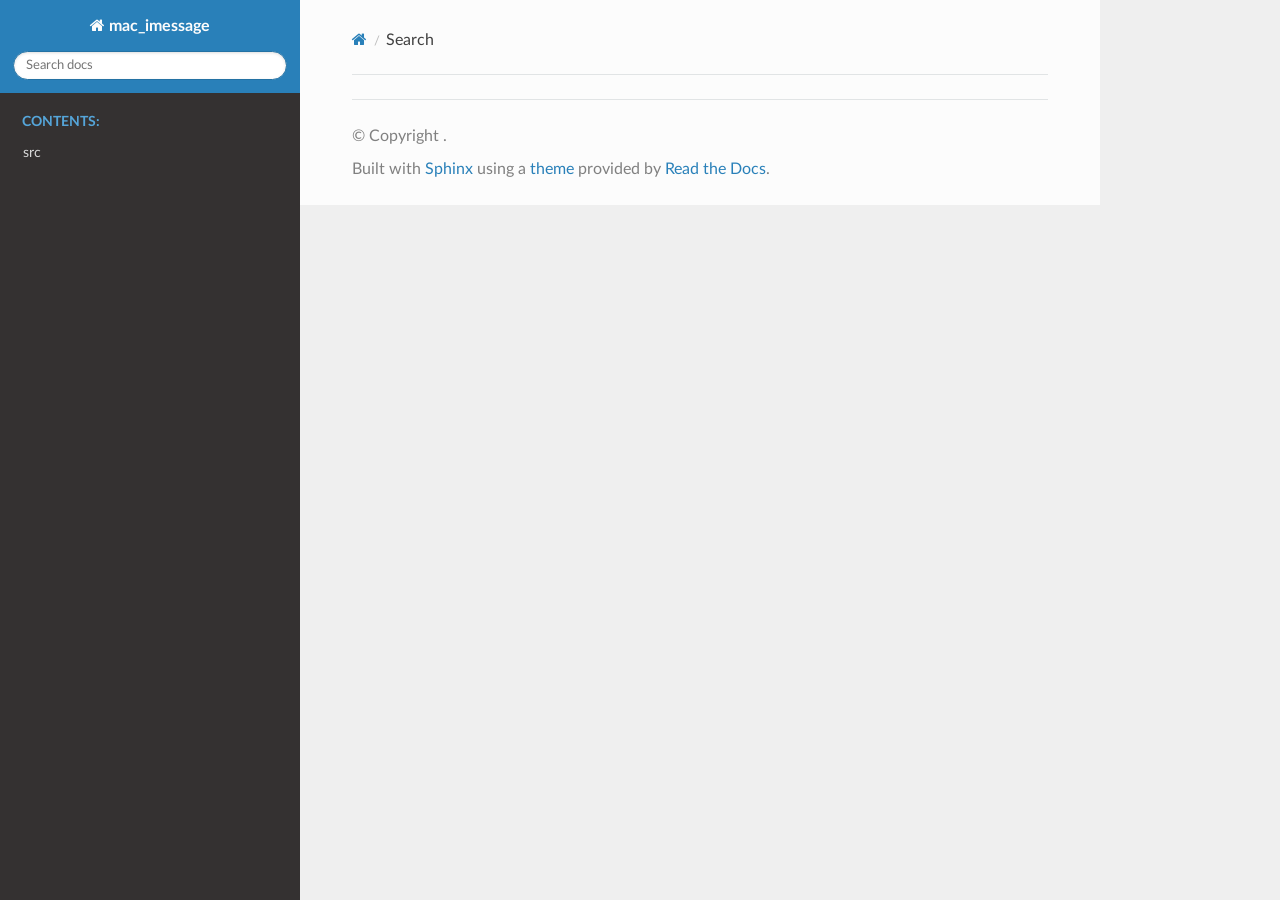
<file: docs/search.html>
<!DOCTYPE html>
<html class="writer-html5" lang="en" data-content_root="./">
<head>
  <meta charset="utf-8" />
  <meta name="viewport" content="width=device-width, initial-scale=1.0" />
  <title>Search &mdash; mac_imessage 0.3.0 documentation</title>
      <link rel="stylesheet" type="text/css" href="_static/pygments.css?v=80d5e7a1" />
      <link rel="stylesheet" type="text/css" href="_static/css/theme.css?v=19f00094" />

  
    
  <!--[if lt IE 9]>
    <script src="_static/js/html5shiv.min.js"></script>
  <![endif]-->
  
        <script src="_static/jquery.js?v=5d32c60e"></script>
        <script src="_static/_sphinx_javascript_frameworks_compat.js?v=2cd50e6c"></script>
        <script src="_static/documentation_options.js?v=e259d695"></script>
        <script src="_static/doctools.js?v=9a2dae69"></script>
        <script src="_static/sphinx_highlight.js?v=dc90522c"></script>
    <script src="_static/js/theme.js"></script>
    <script src="_static/searchtools.js"></script>
    <script src="_static/language_data.js"></script>
    <link rel="index" title="Index" href="genindex.html" />
    <link rel="search" title="Search" href="#" /> 
</head>

<body class="wy-body-for-nav"> 
  <div class="wy-grid-for-nav">
    <nav data-toggle="wy-nav-shift" class="wy-nav-side">
      <div class="wy-side-scroll">
        <div class="wy-side-nav-search" >

          
          
          <a href="index.html" class="icon icon-home">
            mac_imessage
          </a>
<div role="search">
  <form id="rtd-search-form" class="wy-form" action="#" method="get">
    <input type="text" name="q" placeholder="Search docs" aria-label="Search docs" />
    <input type="hidden" name="check_keywords" value="yes" />
    <input type="hidden" name="area" value="default" />
  </form>
</div>
        </div><div class="wy-menu wy-menu-vertical" data-spy="affix" role="navigation" aria-label="Navigation menu">
              <p class="caption" role="heading"><span class="caption-text">Contents:</span></p>
<ul>
<li class="toctree-l1"><a class="reference internal" href="modules.html">src</a></li>
</ul>

        </div>
      </div>
    </nav>

    <section data-toggle="wy-nav-shift" class="wy-nav-content-wrap"><nav class="wy-nav-top" aria-label="Mobile navigation menu" >
          <i data-toggle="wy-nav-top" class="fa fa-bars"></i>
          <a href="index.html">mac_imessage</a>
      </nav>

      <div class="wy-nav-content">
        <div class="rst-content">
          <div role="navigation" aria-label="Page navigation">
  <ul class="wy-breadcrumbs">
      <li><a href="index.html" class="icon icon-home" aria-label="Home"></a></li>
      <li class="breadcrumb-item active">Search</li>
      <li class="wy-breadcrumbs-aside">
      </li>
  </ul>
  <hr/>
</div>
          <div role="main" class="document" itemscope="itemscope" itemtype="http://schema.org/Article">
           <div itemprop="articleBody">
             
  <noscript>
  <div id="fallback" class="admonition warning">
    <p class="last">
      Please activate JavaScript to enable the search functionality.
    </p>
  </div>
  </noscript>

  
  <div id="search-results">
  
  </div>

           </div>
          </div>
          <footer>

  <hr/>

  <div role="contentinfo">
    <p>&#169; Copyright .</p>
  </div>

  Built with <a href="https://www.sphinx-doc.org/">Sphinx</a> using a
    <a href="https://github.com/readthedocs/sphinx_rtd_theme">theme</a>
    provided by <a href="https://readthedocs.org">Read the Docs</a>.
   

</footer>
        </div>
      </div>
    </section>
  </div>
  <script>
      jQuery(function () {
          SphinxRtdTheme.Navigation.enable(true);
      });
  </script>
  <script>
    jQuery(function() { Search.loadIndex("searchindex.js"); });
  </script>
  
  <script id="searchindexloader"></script>
   


</body>
</html>
</file>
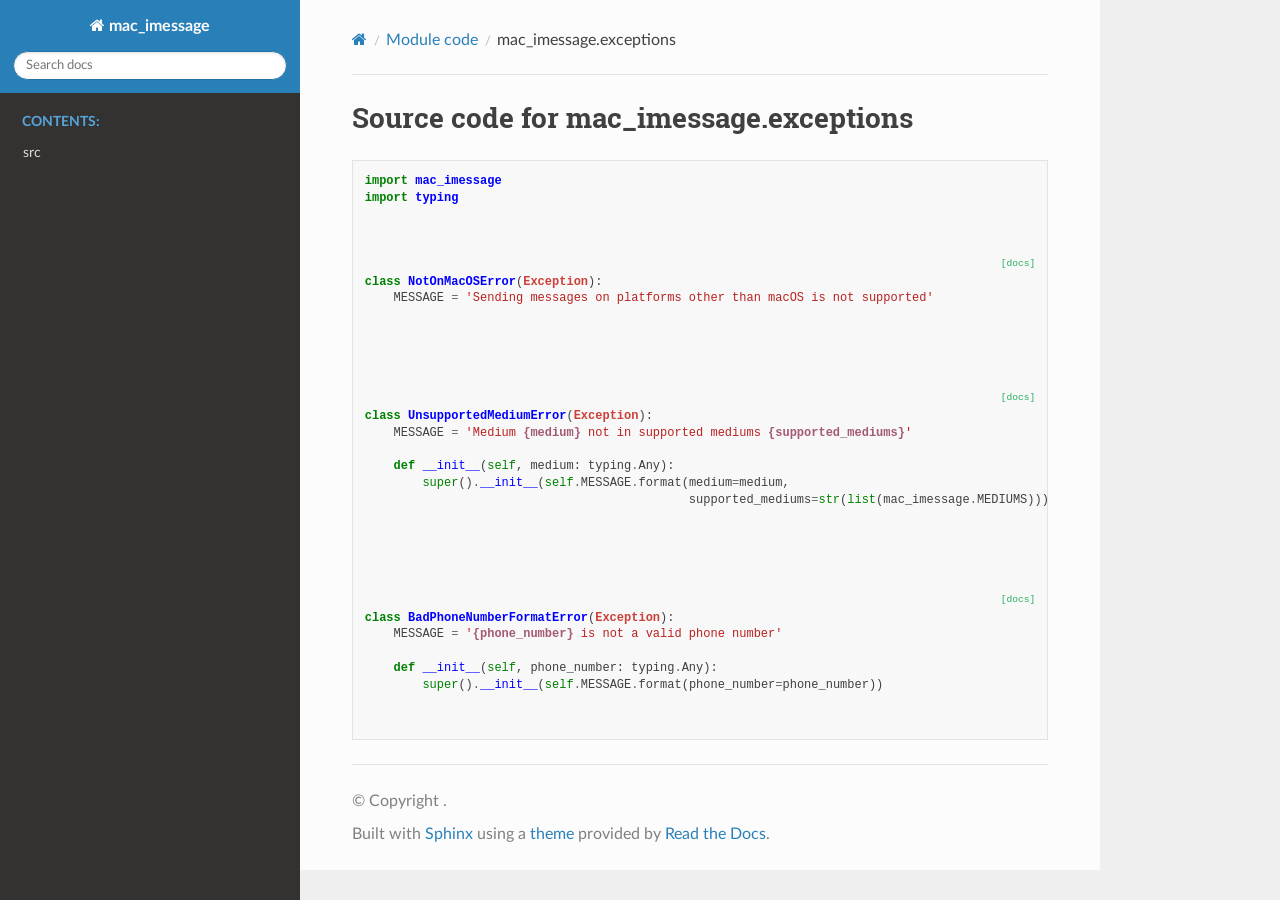
<file: docs/_modules/mac_imessage/exceptions.html>
<!DOCTYPE html>
<html class="writer-html5" lang="en" data-content_root="../../">
<head>
  <meta charset="utf-8" />
  <meta name="viewport" content="width=device-width, initial-scale=1.0" />
  <title>mac_imessage.exceptions &mdash; mac_imessage 0.3.0 documentation</title>
      <link rel="stylesheet" type="text/css" href="../../_static/pygments.css?v=80d5e7a1" />
      <link rel="stylesheet" type="text/css" href="../../_static/css/theme.css?v=19f00094" />

  
  <!--[if lt IE 9]>
    <script src="../../_static/js/html5shiv.min.js"></script>
  <![endif]-->
  
        <script src="../../_static/jquery.js?v=5d32c60e"></script>
        <script src="../../_static/_sphinx_javascript_frameworks_compat.js?v=2cd50e6c"></script>
        <script src="../../_static/documentation_options.js?v=e259d695"></script>
        <script src="../../_static/doctools.js?v=9a2dae69"></script>
        <script src="../../_static/sphinx_highlight.js?v=dc90522c"></script>
    <script src="../../_static/js/theme.js"></script>
    <link rel="index" title="Index" href="../../genindex.html" />
    <link rel="search" title="Search" href="../../search.html" /> 
</head>

<body class="wy-body-for-nav"> 
  <div class="wy-grid-for-nav">
    <nav data-toggle="wy-nav-shift" class="wy-nav-side">
      <div class="wy-side-scroll">
        <div class="wy-side-nav-search" >

          
          
          <a href="../../index.html" class="icon icon-home">
            mac_imessage
          </a>
<div role="search">
  <form id="rtd-search-form" class="wy-form" action="../../search.html" method="get">
    <input type="text" name="q" placeholder="Search docs" aria-label="Search docs" />
    <input type="hidden" name="check_keywords" value="yes" />
    <input type="hidden" name="area" value="default" />
  </form>
</div>
        </div><div class="wy-menu wy-menu-vertical" data-spy="affix" role="navigation" aria-label="Navigation menu">
              <p class="caption" role="heading"><span class="caption-text">Contents:</span></p>
<ul>
<li class="toctree-l1"><a class="reference internal" href="../../modules.html">src</a></li>
</ul>

        </div>
      </div>
    </nav>

    <section data-toggle="wy-nav-shift" class="wy-nav-content-wrap"><nav class="wy-nav-top" aria-label="Mobile navigation menu" >
          <i data-toggle="wy-nav-top" class="fa fa-bars"></i>
          <a href="../../index.html">mac_imessage</a>
      </nav>

      <div class="wy-nav-content">
        <div class="rst-content">
          <div role="navigation" aria-label="Page navigation">
  <ul class="wy-breadcrumbs">
      <li><a href="../../index.html" class="icon icon-home" aria-label="Home"></a></li>
          <li class="breadcrumb-item"><a href="../index.html">Module code</a></li>
      <li class="breadcrumb-item active">mac_imessage.exceptions</li>
      <li class="wy-breadcrumbs-aside">
      </li>
  </ul>
  <hr/>
</div>
          <div role="main" class="document" itemscope="itemscope" itemtype="http://schema.org/Article">
           <div itemprop="articleBody">
             
  <h1>Source code for mac_imessage.exceptions</h1><div class="highlight"><pre>
<span></span><span class="kn">import</span> <span class="nn">mac_imessage</span>
<span class="kn">import</span> <span class="nn">typing</span>


<div class="viewcode-block" id="NotOnMacOSError">
<a class="viewcode-back" href="../../mac_imessage.html#mac_imessage.exceptions.NotOnMacOSError">[docs]</a>
<span class="k">class</span> <span class="nc">NotOnMacOSError</span><span class="p">(</span><span class="ne">Exception</span><span class="p">):</span>
    <span class="n">MESSAGE</span> <span class="o">=</span> <span class="s1">&#39;Sending messages on platforms other than macOS is not supported&#39;</span></div>



<div class="viewcode-block" id="UnsupportedMediumError">
<a class="viewcode-back" href="../../mac_imessage.html#mac_imessage.exceptions.UnsupportedMediumError">[docs]</a>
<span class="k">class</span> <span class="nc">UnsupportedMediumError</span><span class="p">(</span><span class="ne">Exception</span><span class="p">):</span>
    <span class="n">MESSAGE</span> <span class="o">=</span> <span class="s1">&#39;Medium </span><span class="si">{medium}</span><span class="s1"> not in supported mediums </span><span class="si">{supported_mediums}</span><span class="s1">&#39;</span>

    <span class="k">def</span> <span class="fm">__init__</span><span class="p">(</span><span class="bp">self</span><span class="p">,</span> <span class="n">medium</span><span class="p">:</span> <span class="n">typing</span><span class="o">.</span><span class="n">Any</span><span class="p">):</span>
        <span class="nb">super</span><span class="p">()</span><span class="o">.</span><span class="fm">__init__</span><span class="p">(</span><span class="bp">self</span><span class="o">.</span><span class="n">MESSAGE</span><span class="o">.</span><span class="n">format</span><span class="p">(</span><span class="n">medium</span><span class="o">=</span><span class="n">medium</span><span class="p">,</span>
                                             <span class="n">supported_mediums</span><span class="o">=</span><span class="nb">str</span><span class="p">(</span><span class="nb">list</span><span class="p">(</span><span class="n">mac_imessage</span><span class="o">.</span><span class="n">MEDIUMS</span><span class="p">))))</span></div>



<div class="viewcode-block" id="BadPhoneNumberFormatError">
<a class="viewcode-back" href="../../mac_imessage.html#mac_imessage.exceptions.BadPhoneNumberFormatError">[docs]</a>
<span class="k">class</span> <span class="nc">BadPhoneNumberFormatError</span><span class="p">(</span><span class="ne">Exception</span><span class="p">):</span>
    <span class="n">MESSAGE</span> <span class="o">=</span> <span class="s1">&#39;</span><span class="si">{phone_number}</span><span class="s1"> is not a valid phone number&#39;</span>

    <span class="k">def</span> <span class="fm">__init__</span><span class="p">(</span><span class="bp">self</span><span class="p">,</span> <span class="n">phone_number</span><span class="p">:</span> <span class="n">typing</span><span class="o">.</span><span class="n">Any</span><span class="p">):</span>
        <span class="nb">super</span><span class="p">()</span><span class="o">.</span><span class="fm">__init__</span><span class="p">(</span><span class="bp">self</span><span class="o">.</span><span class="n">MESSAGE</span><span class="o">.</span><span class="n">format</span><span class="p">(</span><span class="n">phone_number</span><span class="o">=</span><span class="n">phone_number</span><span class="p">))</span></div>

</pre></div>

           </div>
          </div>
          <footer>

  <hr/>

  <div role="contentinfo">
    <p>&#169; Copyright .</p>
  </div>

  Built with <a href="https://www.sphinx-doc.org/">Sphinx</a> using a
    <a href="https://github.com/readthedocs/sphinx_rtd_theme">theme</a>
    provided by <a href="https://readthedocs.org">Read the Docs</a>.
   

</footer>
        </div>
      </div>
    </section>
  </div>
  <script>
      jQuery(function () {
          SphinxRtdTheme.Navigation.enable(true);
      });
  </script> 

</body>
</html>
</file>
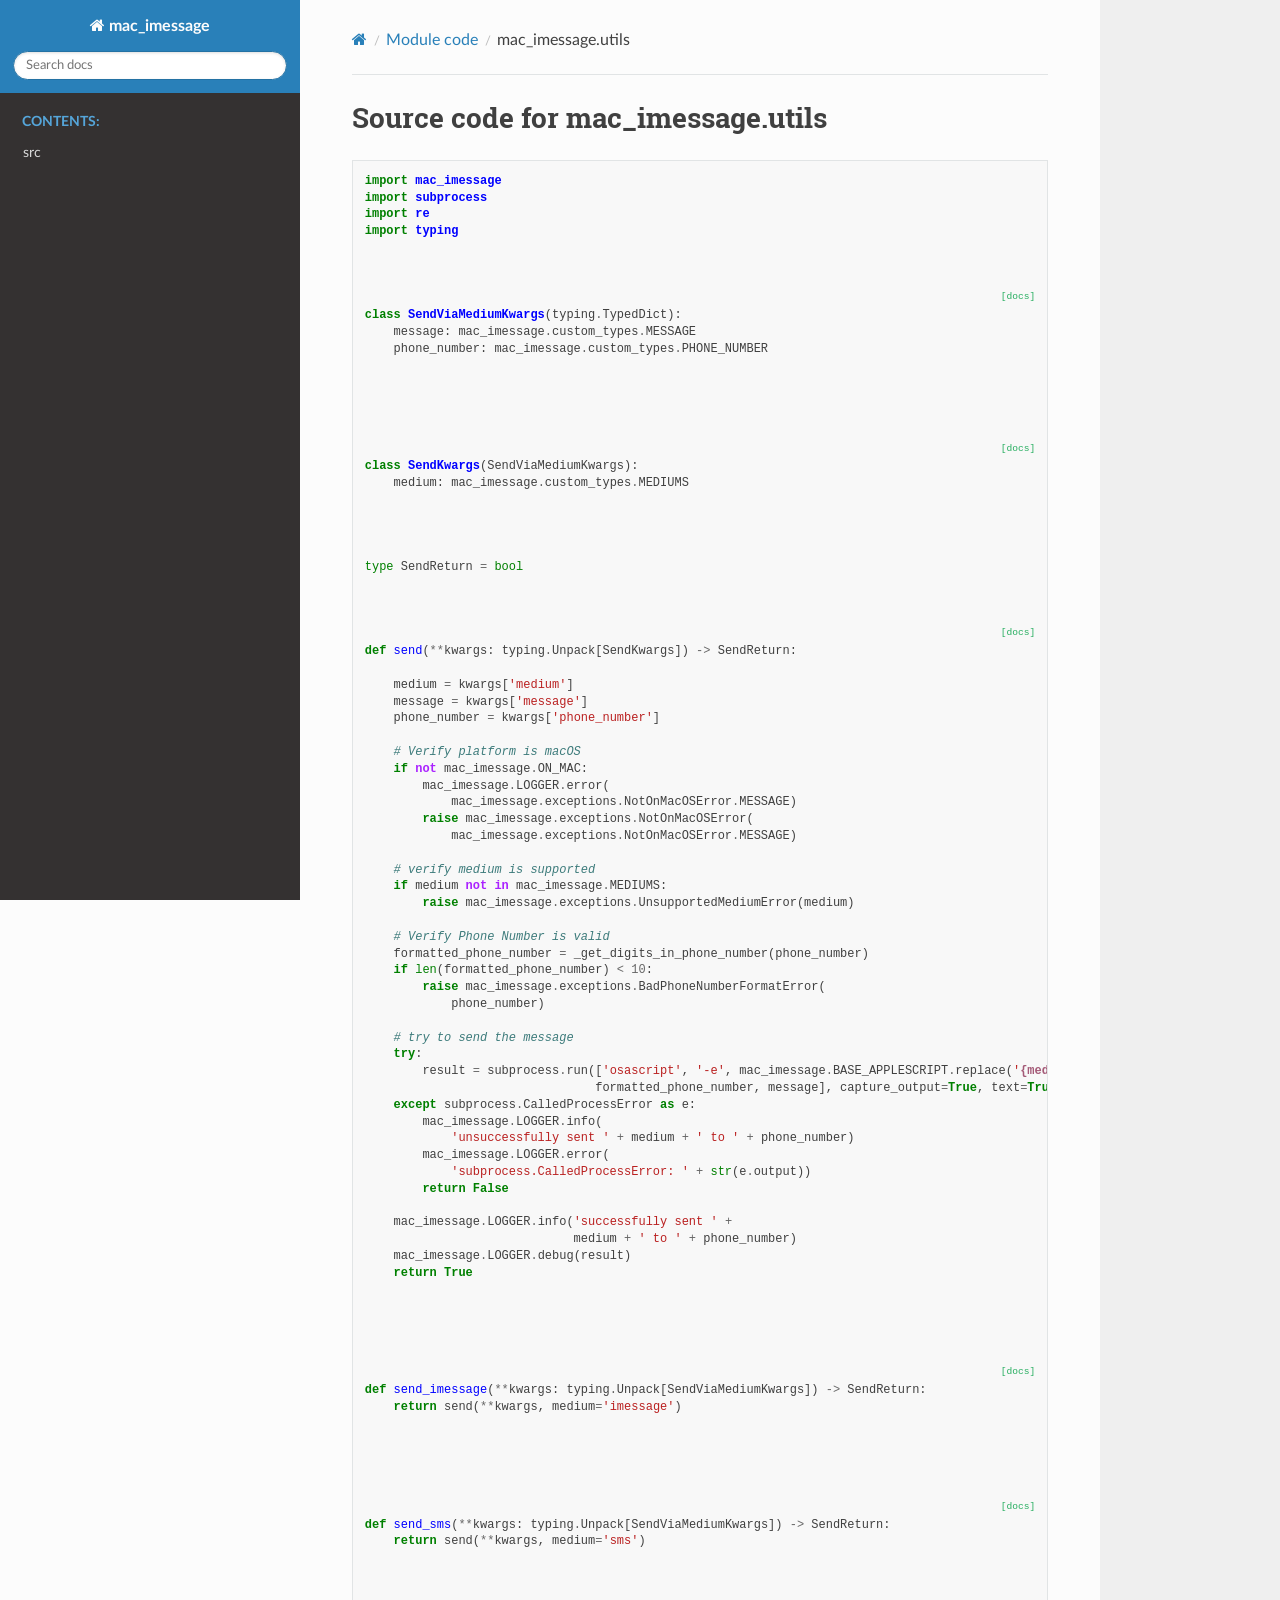
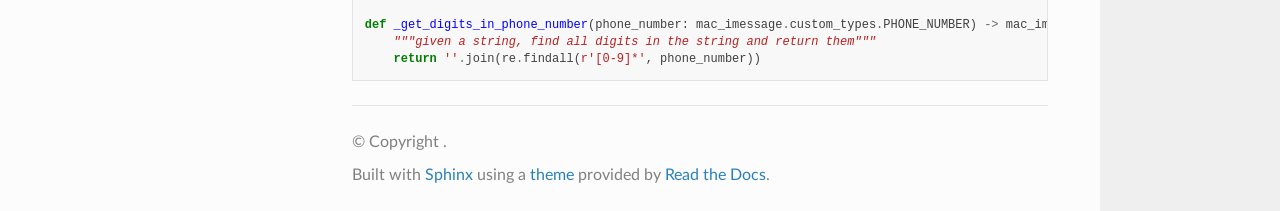
<file: docs/_modules/mac_imessage/utils.html>
<!DOCTYPE html>
<html class="writer-html5" lang="en" data-content_root="../../">
<head>
  <meta charset="utf-8" />
  <meta name="viewport" content="width=device-width, initial-scale=1.0" />
  <title>mac_imessage.utils &mdash; mac_imessage 0.3.0 documentation</title>
      <link rel="stylesheet" type="text/css" href="../../_static/pygments.css?v=80d5e7a1" />
      <link rel="stylesheet" type="text/css" href="../../_static/css/theme.css?v=19f00094" />

  
  <!--[if lt IE 9]>
    <script src="../../_static/js/html5shiv.min.js"></script>
  <![endif]-->
  
        <script src="../../_static/jquery.js?v=5d32c60e"></script>
        <script src="../../_static/_sphinx_javascript_frameworks_compat.js?v=2cd50e6c"></script>
        <script src="../../_static/documentation_options.js?v=e259d695"></script>
        <script src="../../_static/doctools.js?v=9a2dae69"></script>
        <script src="../../_static/sphinx_highlight.js?v=dc90522c"></script>
    <script src="../../_static/js/theme.js"></script>
    <link rel="index" title="Index" href="../../genindex.html" />
    <link rel="search" title="Search" href="../../search.html" /> 
</head>

<body class="wy-body-for-nav"> 
  <div class="wy-grid-for-nav">
    <nav data-toggle="wy-nav-shift" class="wy-nav-side">
      <div class="wy-side-scroll">
        <div class="wy-side-nav-search" >

          
          
          <a href="../../index.html" class="icon icon-home">
            mac_imessage
          </a>
<div role="search">
  <form id="rtd-search-form" class="wy-form" action="../../search.html" method="get">
    <input type="text" name="q" placeholder="Search docs" aria-label="Search docs" />
    <input type="hidden" name="check_keywords" value="yes" />
    <input type="hidden" name="area" value="default" />
  </form>
</div>
        </div><div class="wy-menu wy-menu-vertical" data-spy="affix" role="navigation" aria-label="Navigation menu">
              <p class="caption" role="heading"><span class="caption-text">Contents:</span></p>
<ul>
<li class="toctree-l1"><a class="reference internal" href="../../modules.html">src</a></li>
</ul>

        </div>
      </div>
    </nav>

    <section data-toggle="wy-nav-shift" class="wy-nav-content-wrap"><nav class="wy-nav-top" aria-label="Mobile navigation menu" >
          <i data-toggle="wy-nav-top" class="fa fa-bars"></i>
          <a href="../../index.html">mac_imessage</a>
      </nav>

      <div class="wy-nav-content">
        <div class="rst-content">
          <div role="navigation" aria-label="Page navigation">
  <ul class="wy-breadcrumbs">
      <li><a href="../../index.html" class="icon icon-home" aria-label="Home"></a></li>
          <li class="breadcrumb-item"><a href="../index.html">Module code</a></li>
      <li class="breadcrumb-item active">mac_imessage.utils</li>
      <li class="wy-breadcrumbs-aside">
      </li>
  </ul>
  <hr/>
</div>
          <div role="main" class="document" itemscope="itemscope" itemtype="http://schema.org/Article">
           <div itemprop="articleBody">
             
  <h1>Source code for mac_imessage.utils</h1><div class="highlight"><pre>
<span></span><span class="kn">import</span> <span class="nn">mac_imessage</span>
<span class="kn">import</span> <span class="nn">subprocess</span>
<span class="kn">import</span> <span class="nn">re</span>
<span class="kn">import</span> <span class="nn">typing</span>


<div class="viewcode-block" id="SendViaMediumKwargs">
<a class="viewcode-back" href="../../mac_imessage.html#mac_imessage.utils.SendViaMediumKwargs">[docs]</a>
<span class="k">class</span> <span class="nc">SendViaMediumKwargs</span><span class="p">(</span><span class="n">typing</span><span class="o">.</span><span class="n">TypedDict</span><span class="p">):</span>
    <span class="n">message</span><span class="p">:</span> <span class="n">mac_imessage</span><span class="o">.</span><span class="n">custom_types</span><span class="o">.</span><span class="n">MESSAGE</span>
    <span class="n">phone_number</span><span class="p">:</span> <span class="n">mac_imessage</span><span class="o">.</span><span class="n">custom_types</span><span class="o">.</span><span class="n">PHONE_NUMBER</span></div>



<div class="viewcode-block" id="SendKwargs">
<a class="viewcode-back" href="../../mac_imessage.html#mac_imessage.utils.SendKwargs">[docs]</a>
<span class="k">class</span> <span class="nc">SendKwargs</span><span class="p">(</span><span class="n">SendViaMediumKwargs</span><span class="p">):</span>
    <span class="n">medium</span><span class="p">:</span> <span class="n">mac_imessage</span><span class="o">.</span><span class="n">custom_types</span><span class="o">.</span><span class="n">MEDIUMS</span></div>



<span class="nb">type</span> <span class="n">SendReturn</span> <span class="o">=</span> <span class="nb">bool</span>


<div class="viewcode-block" id="send">
<a class="viewcode-back" href="../../mac_imessage.html#mac_imessage.utils.send">[docs]</a>
<span class="k">def</span> <span class="nf">send</span><span class="p">(</span><span class="o">**</span><span class="n">kwargs</span><span class="p">:</span> <span class="n">typing</span><span class="o">.</span><span class="n">Unpack</span><span class="p">[</span><span class="n">SendKwargs</span><span class="p">])</span> <span class="o">-&gt;</span> <span class="n">SendReturn</span><span class="p">:</span>

    <span class="n">medium</span> <span class="o">=</span> <span class="n">kwargs</span><span class="p">[</span><span class="s1">&#39;medium&#39;</span><span class="p">]</span>
    <span class="n">message</span> <span class="o">=</span> <span class="n">kwargs</span><span class="p">[</span><span class="s1">&#39;message&#39;</span><span class="p">]</span>
    <span class="n">phone_number</span> <span class="o">=</span> <span class="n">kwargs</span><span class="p">[</span><span class="s1">&#39;phone_number&#39;</span><span class="p">]</span>

    <span class="c1"># Verify platform is macOS</span>
    <span class="k">if</span> <span class="ow">not</span> <span class="n">mac_imessage</span><span class="o">.</span><span class="n">ON_MAC</span><span class="p">:</span>
        <span class="n">mac_imessage</span><span class="o">.</span><span class="n">LOGGER</span><span class="o">.</span><span class="n">error</span><span class="p">(</span>
            <span class="n">mac_imessage</span><span class="o">.</span><span class="n">exceptions</span><span class="o">.</span><span class="n">NotOnMacOSError</span><span class="o">.</span><span class="n">MESSAGE</span><span class="p">)</span>
        <span class="k">raise</span> <span class="n">mac_imessage</span><span class="o">.</span><span class="n">exceptions</span><span class="o">.</span><span class="n">NotOnMacOSError</span><span class="p">(</span>
            <span class="n">mac_imessage</span><span class="o">.</span><span class="n">exceptions</span><span class="o">.</span><span class="n">NotOnMacOSError</span><span class="o">.</span><span class="n">MESSAGE</span><span class="p">)</span>

    <span class="c1"># verify medium is supported</span>
    <span class="k">if</span> <span class="n">medium</span> <span class="ow">not</span> <span class="ow">in</span> <span class="n">mac_imessage</span><span class="o">.</span><span class="n">MEDIUMS</span><span class="p">:</span>
        <span class="k">raise</span> <span class="n">mac_imessage</span><span class="o">.</span><span class="n">exceptions</span><span class="o">.</span><span class="n">UnsupportedMediumError</span><span class="p">(</span><span class="n">medium</span><span class="p">)</span>

    <span class="c1"># Verify Phone Number is valid</span>
    <span class="n">formatted_phone_number</span> <span class="o">=</span> <span class="n">_get_digits_in_phone_number</span><span class="p">(</span><span class="n">phone_number</span><span class="p">)</span>
    <span class="k">if</span> <span class="nb">len</span><span class="p">(</span><span class="n">formatted_phone_number</span><span class="p">)</span> <span class="o">&lt;</span> <span class="mi">10</span><span class="p">:</span>
        <span class="k">raise</span> <span class="n">mac_imessage</span><span class="o">.</span><span class="n">exceptions</span><span class="o">.</span><span class="n">BadPhoneNumberFormatError</span><span class="p">(</span>
            <span class="n">phone_number</span><span class="p">)</span>

    <span class="c1"># try to send the message</span>
    <span class="k">try</span><span class="p">:</span>
        <span class="n">result</span> <span class="o">=</span> <span class="n">subprocess</span><span class="o">.</span><span class="n">run</span><span class="p">([</span><span class="s1">&#39;osascript&#39;</span><span class="p">,</span> <span class="s1">&#39;-e&#39;</span><span class="p">,</span> <span class="n">mac_imessage</span><span class="o">.</span><span class="n">BASE_APPLESCRIPT</span><span class="o">.</span><span class="n">replace</span><span class="p">(</span><span class="s1">&#39;</span><span class="si">{medium}</span><span class="s1">&#39;</span><span class="p">,</span> <span class="n">medium</span><span class="p">),</span>
                                <span class="n">formatted_phone_number</span><span class="p">,</span> <span class="n">message</span><span class="p">],</span> <span class="n">capture_output</span><span class="o">=</span><span class="kc">True</span><span class="p">,</span> <span class="n">text</span><span class="o">=</span><span class="kc">True</span><span class="p">,</span> <span class="n">check</span><span class="o">=</span><span class="kc">True</span><span class="p">)</span>
    <span class="k">except</span> <span class="n">subprocess</span><span class="o">.</span><span class="n">CalledProcessError</span> <span class="k">as</span> <span class="n">e</span><span class="p">:</span>
        <span class="n">mac_imessage</span><span class="o">.</span><span class="n">LOGGER</span><span class="o">.</span><span class="n">info</span><span class="p">(</span>
            <span class="s1">&#39;unsuccessfully sent &#39;</span> <span class="o">+</span> <span class="n">medium</span> <span class="o">+</span> <span class="s1">&#39; to &#39;</span> <span class="o">+</span> <span class="n">phone_number</span><span class="p">)</span>
        <span class="n">mac_imessage</span><span class="o">.</span><span class="n">LOGGER</span><span class="o">.</span><span class="n">error</span><span class="p">(</span>
            <span class="s1">&#39;subprocess.CalledProcessError: &#39;</span> <span class="o">+</span> <span class="nb">str</span><span class="p">(</span><span class="n">e</span><span class="o">.</span><span class="n">output</span><span class="p">))</span>
        <span class="k">return</span> <span class="kc">False</span>

    <span class="n">mac_imessage</span><span class="o">.</span><span class="n">LOGGER</span><span class="o">.</span><span class="n">info</span><span class="p">(</span><span class="s1">&#39;successfully sent &#39;</span> <span class="o">+</span>
                             <span class="n">medium</span> <span class="o">+</span> <span class="s1">&#39; to &#39;</span> <span class="o">+</span> <span class="n">phone_number</span><span class="p">)</span>
    <span class="n">mac_imessage</span><span class="o">.</span><span class="n">LOGGER</span><span class="o">.</span><span class="n">debug</span><span class="p">(</span><span class="n">result</span><span class="p">)</span>
    <span class="k">return</span> <span class="kc">True</span></div>



<div class="viewcode-block" id="send_imessage">
<a class="viewcode-back" href="../../mac_imessage.html#mac_imessage.utils.send_imessage">[docs]</a>
<span class="k">def</span> <span class="nf">send_imessage</span><span class="p">(</span><span class="o">**</span><span class="n">kwargs</span><span class="p">:</span> <span class="n">typing</span><span class="o">.</span><span class="n">Unpack</span><span class="p">[</span><span class="n">SendViaMediumKwargs</span><span class="p">])</span> <span class="o">-&gt;</span> <span class="n">SendReturn</span><span class="p">:</span>
    <span class="k">return</span> <span class="n">send</span><span class="p">(</span><span class="o">**</span><span class="n">kwargs</span><span class="p">,</span> <span class="n">medium</span><span class="o">=</span><span class="s1">&#39;imessage&#39;</span><span class="p">)</span></div>



<div class="viewcode-block" id="send_sms">
<a class="viewcode-back" href="../../mac_imessage.html#mac_imessage.utils.send_sms">[docs]</a>
<span class="k">def</span> <span class="nf">send_sms</span><span class="p">(</span><span class="o">**</span><span class="n">kwargs</span><span class="p">:</span> <span class="n">typing</span><span class="o">.</span><span class="n">Unpack</span><span class="p">[</span><span class="n">SendViaMediumKwargs</span><span class="p">])</span> <span class="o">-&gt;</span> <span class="n">SendReturn</span><span class="p">:</span>
    <span class="k">return</span> <span class="n">send</span><span class="p">(</span><span class="o">**</span><span class="n">kwargs</span><span class="p">,</span> <span class="n">medium</span><span class="o">=</span><span class="s1">&#39;sms&#39;</span><span class="p">)</span></div>



<span class="k">def</span> <span class="nf">_get_digits_in_phone_number</span><span class="p">(</span><span class="n">phone_number</span><span class="p">:</span> <span class="n">mac_imessage</span><span class="o">.</span><span class="n">custom_types</span><span class="o">.</span><span class="n">PHONE_NUMBER</span><span class="p">)</span> <span class="o">-&gt;</span> <span class="n">mac_imessage</span><span class="o">.</span><span class="n">custom_types</span><span class="o">.</span><span class="n">PHONE_NUMBER</span><span class="p">:</span>
<span class="w">    </span><span class="sd">&quot;&quot;&quot;given a string, find all digits in the string and return them&quot;&quot;&quot;</span>
    <span class="k">return</span> <span class="s1">&#39;&#39;</span><span class="o">.</span><span class="n">join</span><span class="p">(</span><span class="n">re</span><span class="o">.</span><span class="n">findall</span><span class="p">(</span><span class="sa">r</span><span class="s1">&#39;[0-9]*&#39;</span><span class="p">,</span> <span class="n">phone_number</span><span class="p">))</span>
</pre></div>

           </div>
          </div>
          <footer>

  <hr/>

  <div role="contentinfo">
    <p>&#169; Copyright .</p>
  </div>

  Built with <a href="https://www.sphinx-doc.org/">Sphinx</a> using a
    <a href="https://github.com/readthedocs/sphinx_rtd_theme">theme</a>
    provided by <a href="https://readthedocs.org">Read the Docs</a>.
   

</footer>
        </div>
      </div>
    </section>
  </div>
  <script>
      jQuery(function () {
          SphinxRtdTheme.Navigation.enable(true);
      });
  </script> 

</body>
</html>
</file>
<file: docs/_static/pygments.css>
pre { line-height: 125%; }
td.linenos .normal { color: inherit; background-color: transparent; padding-left: 5px; padding-right: 5px; }
span.linenos { color: inherit; background-color: transparent; padding-left: 5px; padding-right: 5px; }
td.linenos .special { color: #000000; background-color: #ffffc0; padding-left: 5px; padding-right: 5px; }
span.linenos.special { color: #000000; background-color: #ffffc0; padding-left: 5px; padding-right: 5px; }
.highlight .hll { background-color: #ffffcc }
.highlight { background: #f8f8f8; }
.highlight .c { color: #3D7B7B; font-style: italic } /* Comment */
.highlight .err { border: 1px solid #FF0000 } /* Error */
.highlight .k { color: #008000; font-weight: bold } /* Keyword */
.highlight .o { color: #666666 } /* Operator */
.highlight .ch { color: #3D7B7B; font-style: italic } /* Comment.Hashbang */
.highlight .cm { color: #3D7B7B; font-style: italic } /* Comment.Multiline */
.highlight .cp { color: #9C6500 } /* Comment.Preproc */
.highlight .cpf { color: #3D7B7B; font-style: italic } /* Comment.PreprocFile */
.highlight .c1 { color: #3D7B7B; font-style: italic } /* Comment.Single */
.highlight .cs { color: #3D7B7B; font-style: italic } /* Comment.Special */
.highlight .gd { color: #A00000 } /* Generic.Deleted */
.highlight .ge { font-style: italic } /* Generic.Emph */
.highlight .ges { font-weight: bold; font-style: italic } /* Generic.EmphStrong */
.highlight .gr { color: #E40000 } /* Generic.Error */
.highlight .gh { color: #000080; font-weight: bold } /* Generic.Heading */
.highlight .gi { color: #008400 } /* Generic.Inserted */
.highlight .go { color: #717171 } /* Generic.Output */
.highlight .gp { color: #000080; font-weight: bold } /* Generic.Prompt */
.highlight .gs { font-weight: bold } /* Generic.Strong */
.highlight .gu { color: #800080; font-weight: bold } /* Generic.Subheading */
.highlight .gt { color: #0044DD } /* Generic.Traceback */
.highlight .kc { color: #008000; font-weight: bold } /* Keyword.Constant */
.highlight .kd { color: #008000; font-weight: bold } /* Keyword.Declaration */
.highlight .kn { color: #008000; font-weight: bold } /* Keyword.Namespace */
.highlight .kp { color: #008000 } /* Keyword.Pseudo */
.highlight .kr { color: #008000; font-weight: bold } /* Keyword.Reserved */
.highlight .kt { color: #B00040 } /* Keyword.Type */
.highlight .m { color: #666666 } /* Literal.Number */
.highlight .s { color: #BA2121 } /* Literal.String */
.highlight .na { color: #687822 } /* Name.Attribute */
.highlight .nb { color: #008000 } /* Name.Builtin */
.highlight .nc { color: #0000FF; font-weight: bold } /* Name.Class */
.highlight .no { color: #880000 } /* Name.Constant */
.highlight .nd { color: #AA22FF } /* Name.Decorator */
.highlight .ni { color: #717171; font-weight: bold } /* Name.Entity */
.highlight .ne { color: #CB3F38; font-weight: bold } /* Name.Exception */
.highlight .nf { color: #0000FF } /* Name.Function */
.highlight .nl { color: #767600 } /* Name.Label */
.highlight .nn { color: #0000FF; font-weight: bold } /* Name.Namespace */
.highlight .nt { color: #008000; font-weight: bold } /* Name.Tag */
.highlight .nv { color: #19177C } /* Name.Variable */
.highlight .ow { color: #AA22FF; font-weight: bold } /* Operator.Word */
.highlight .w { color: #bbbbbb } /* Text.Whitespace */
.highlight .mb { color: #666666 } /* Literal.Number.Bin */
.highlight .mf { color: #666666 } /* Literal.Number.Float */
.highlight .mh { color: #666666 } /* Literal.Number.Hex */
.highlight .mi { color: #666666 } /* Literal.Number.Integer */
.highlight .mo { color: #666666 } /* Literal.Number.Oct */
.highlight .sa { color: #BA2121 } /* Literal.String.Affix */
.highlight .sb { color: #BA2121 } /* Literal.String.Backtick */
.highlight .sc { color: #BA2121 } /* Literal.String.Char */
.highlight .dl { color: #BA2121 } /* Literal.String.Delimiter */
.highlight .sd { color: #BA2121; font-style: italic } /* Literal.String.Doc */
.highlight .s2 { color: #BA2121 } /* Literal.String.Double */
.highlight .se { color: #AA5D1F; font-weight: bold } /* Literal.String.Escape */
.highlight .sh { color: #BA2121 } /* Literal.String.Heredoc */
.highlight .si { color: #A45A77; font-weight: bold } /* Literal.String.Interpol */
.highlight .sx { color: #008000 } /* Literal.String.Other */
.highlight .sr { color: #A45A77 } /* Literal.String.Regex */
.highlight .s1 { color: #BA2121 } /* Literal.String.Single */
.highlight .ss { color: #19177C } /* Literal.String.Symbol */
.highlight .bp { color: #008000 } /* Name.Builtin.Pseudo */
.highlight .fm { color: #0000FF } /* Name.Function.Magic */
.highlight .vc { color: #19177C } /* Name.Variable.Class */
.highlight .vg { color: #19177C } /* Name.Variable.Global */
.highlight .vi { color: #19177C } /* Name.Variable.Instance */
.highlight .vm { color: #19177C } /* Name.Variable.Magic */
.highlight .il { color: #666666 } /* Literal.Number.Integer.Long */
</file>
<file: docs/_static/css/theme.css>
html{box-sizing:border-box}*,:after,:before{box-sizing:inherit}article,aside,details,figcaption,figure,footer,header,hgroup,nav,section{display:block}audio,canvas,video{display:inline-block;*display:inline;*zoom:1}[hidden],audio:not([controls]){display:none}*{-webkit-box-sizing:border-box;-moz-box-sizing:border-box;box-sizing:border-box}html{font-size:100%;-webkit-text-size-adjust:100%;-ms-text-size-adjust:100%}body{margin:0}a:active,a:hover{outline:0}abbr[title]{border-bottom:1px dotted}b,strong{font-weight:700}blockquote{margin:0}dfn{font-style:italic}ins{background:#ff9;text-decoration:none}ins,mark{color:#000}mark{background:#ff0;font-style:italic;font-weight:700}.rst-content code,.rst-content tt,code,kbd,pre,samp{font-family:monospace,serif;_font-family:courier new,monospace;font-size:1em}pre{white-space:pre}q{quotes:none}q:after,q:before{content:"";content:none}small{font-size:85%}sub,sup{font-size:75%;line-height:0;position:relative;vertical-align:baseline}sup{top:-.5em}sub{bottom:-.25em}dl,ol,ul{margin:0;padding:0;list-style:none;list-style-image:none}li{list-style:none}dd{margin:0}img{border:0;-ms-interpolation-mode:bicubic;vertical-align:middle;max-width:100%}svg:not(:root){overflow:hidden}figure,form{margin:0}label{cursor:pointer}button,input,select,textarea{font-size:100%;margin:0;vertical-align:baseline;*vertical-align:middle}button,input{line-height:normal}button,input[type=button],input[type=reset],input[type=submit]{cursor:pointer;-webkit-appearance:button;*overflow:visible}button[disabled],input[disabled]{cursor:default}input[type=search]{-webkit-appearance:textfield;-moz-box-sizing:content-box;-webkit-box-sizing:content-box;box-sizing:content-box}textarea{resize:vertical}table{border-collapse:collapse;border-spacing:0}td{vertical-align:top}.chromeframe{margin:.2em 0;background:#ccc;color:#000;padding:.2em 0}.ir{display:block;border:0;text-indent:-999em;overflow:hidden;background-color:transparent;background-repeat:no-repeat;text-align:left;direction:ltr;*line-height:0}.ir br{display:none}.hidden{display:none!important;visibility:hidden}.visuallyhidden{border:0;clip:rect(0 0 0 0);height:1px;margin:-1px;overflow:hidden;padding:0;position:absolute;width:1px}.visuallyhidden.focusable:active,.visuallyhidden.focusable:focus{clip:auto;height:auto;margin:0;overflow:visible;position:static;width:auto}.invisible{visibility:hidden}.relative{position:relative}big,small{font-size:100%}@media print{body,html,section{background:none!important}*{box-shadow:none!important;text-shadow:none!important;filter:none!important;-ms-filter:none!important}a,a:visited{text-decoration:underline}.ir a:after,a[href^="#"]:after,a[href^="javascript:"]:after{content:""}blockquote,pre{page-break-inside:avoid}thead{display:table-header-group}img,tr{page-break-inside:avoid}img{max-width:100%!important}@page{margin:.5cm}.rst-content .toctree-wrapper>p.caption,h2,h3,p{orphans:3;widows:3}.rst-content .toctree-wrapper>p.caption,h2,h3{page-break-after:avoid}}.btn,.fa:before,.icon:before,.rst-content .admonition,.rst-content .admonition-title:before,.rst-content .admonition-todo,.rst-content .attention,.rst-content .caution,.rst-content .code-block-caption .headerlink:before,.rst-content .danger,.rst-content .eqno .headerlink:before,.rst-content .error,.rst-content .hint,.rst-content .important,.rst-content .note,.rst-content .seealso,.rst-content .tip,.rst-content .warning,.rst-content code.download span:first-child:before,.rst-content dl dt .headerlink:before,.rst-content h1 .headerlink:before,.rst-content h2 .headerlink:before,.rst-content h3 .headerlink:before,.rst-content h4 .headerlink:before,.rst-content h5 .headerlink:before,.rst-content h6 .headerlink:before,.rst-content p.caption .headerlink:before,.rst-content p .headerlink:before,.rst-content table>caption .headerlink:before,.rst-content tt.download span:first-child:before,.wy-alert,.wy-dropdown .caret:before,.wy-inline-validate.wy-inline-validate-danger .wy-input-context:before,.wy-inline-validate.wy-inline-validate-info .wy-input-context:before,.wy-inline-validate.wy-inline-validate-success .wy-input-context:before,.wy-inline-validate.wy-inline-validate-warning .wy-input-context:before,.wy-menu-vertical li.current>a button.toctree-expand:before,.wy-menu-vertical li.on a button.toctree-expand:before,.wy-menu-vertical li button.toctree-expand:before,input[type=color],input[type=date],input[type=datetime-local],input[type=datetime],input[type=email],input[type=month],input[type=number],input[type=password],input[type=search],input[type=tel],input[type=text],input[type=time],input[type=url],input[type=week],select,textarea{-webkit-font-smoothing:antialiased}.clearfix{*zoom:1}.clearfix:after,.clearfix:before{display:table;content:""}.clearfix:after{clear:both}/*!
 *  Font Awesome 4.7.0 by @davegandy - http://fontawesome.io - @fontawesome
 *  License - http://fontawesome.io/license (Font: SIL OFL 1.1, CSS: MIT License)
 */@font-face{font-family:FontAwesome;src:url(fonts/fontawesome-webfont.eot?674f50d287a8c48dc19ba404d20fe713);src:url(fonts/fontawesome-webfont.eot?674f50d287a8c48dc19ba404d20fe713?#iefix&v=4.7.0) format("embedded-opentype"),url(fonts/fontawesome-webfont.woff2?af7ae505a9eed503f8b8e6982036873e) format("woff2"),url(fonts/fontawesome-webfont.woff?fee66e712a8a08eef5805a46892932ad) format("woff"),url(fonts/fontawesome-webfont.ttf?b06871f281fee6b241d60582ae9369b9) format("truetype"),url(fonts/fontawesome-webfont.svg?912ec66d7572ff821749319396470bde#fontawesomeregular) format("svg");font-weight:400;font-style:normal}.fa,.icon,.rst-content .admonition-title,.rst-content .code-block-caption .headerlink,.rst-content .eqno .headerlink,.rst-content code.download span:first-child,.rst-content dl dt .headerlink,.rst-content h1 .headerlink,.rst-content h2 .headerlink,.rst-content h3 .headerlink,.rst-content h4 .headerlink,.rst-content h5 .headerlink,.rst-content h6 .headerlink,.rst-content p.caption .headerlink,.rst-content p .headerlink,.rst-content table>caption .headerlink,.rst-content tt.download span:first-child,.wy-menu-vertical li.current>a button.toctree-expand,.wy-menu-vertical li.on a button.toctree-expand,.wy-menu-vertical li button.toctree-expand{display:inline-block;font:normal normal normal 14px/1 FontAwesome;font-size:inherit;text-rendering:auto;-webkit-font-smoothing:antialiased;-moz-osx-font-smoothing:grayscale}.fa-lg{font-size:1.33333em;line-height:.75em;vertical-align:-15%}.fa-2x{font-size:2em}.fa-3x{font-size:3em}.fa-4x{font-size:4em}.fa-5x{font-size:5em}.fa-fw{width:1.28571em;text-align:center}.fa-ul{padding-left:0;margin-left:2.14286em;list-style-type:none}.fa-ul>li{position:relative}.fa-li{position:absolute;left:-2.14286em;width:2.14286em;top:.14286em;text-align:center}.fa-li.fa-lg{left:-1.85714em}.fa-border{padding:.2em .25em .15em;border:.08em solid #eee;border-radius:.1em}.fa-pull-left{float:left}.fa-pull-right{float:right}.fa-pull-left.icon,.fa.fa-pull-left,.rst-content .code-block-caption .fa-pull-left.headerlink,.rst-content .eqno .fa-pull-left.headerlink,.rst-content .fa-pull-left.admonition-title,.rst-content code.download span.fa-pull-left:first-child,.rst-content dl dt .fa-pull-left.headerlink,.rst-content h1 .fa-pull-left.headerlink,.rst-content h2 .fa-pull-left.headerlink,.rst-content h3 .fa-pull-left.headerlink,.rst-content h4 .fa-pull-left.headerlink,.rst-content h5 .fa-pull-left.headerlink,.rst-content h6 .fa-pull-left.headerlink,.rst-content p .fa-pull-left.headerlink,.rst-content table>caption .fa-pull-left.headerlink,.rst-content tt.download span.fa-pull-left:first-child,.wy-menu-vertical li.current>a button.fa-pull-left.toctree-expand,.wy-menu-vertical li.on a button.fa-pull-left.toctree-expand,.wy-menu-vertical li button.fa-pull-left.toctree-expand{margin-right:.3em}.fa-pull-right.icon,.fa.fa-pull-right,.rst-content .code-block-caption .fa-pull-right.headerlink,.rst-content .eqno .fa-pull-right.headerlink,.rst-content .fa-pull-right.admonition-title,.rst-content code.download span.fa-pull-right:first-child,.rst-content dl dt .fa-pull-right.headerlink,.rst-content h1 .fa-pull-right.headerlink,.rst-content h2 .fa-pull-right.headerlink,.rst-content h3 .fa-pull-right.headerlink,.rst-content h4 .fa-pull-right.headerlink,.rst-content h5 .fa-pull-right.headerlink,.rst-content h6 .fa-pull-right.headerlink,.rst-content p .fa-pull-right.headerlink,.rst-content table>caption .fa-pull-right.headerlink,.rst-content tt.download span.fa-pull-right:first-child,.wy-menu-vertical li.current>a button.fa-pull-right.toctree-expand,.wy-menu-vertical li.on a button.fa-pull-right.toctree-expand,.wy-menu-vertical li button.fa-pull-right.toctree-expand{margin-left:.3em}.pull-right{float:right}.pull-left{float:left}.fa.pull-left,.pull-left.icon,.rst-content .code-block-caption .pull-left.headerlink,.rst-content .eqno .pull-left.headerlink,.rst-content .pull-left.admonition-title,.rst-content code.download span.pull-left:first-child,.rst-content dl dt .pull-left.headerlink,.rst-content h1 .pull-left.headerlink,.rst-content h2 .pull-left.headerlink,.rst-content h3 .pull-left.headerlink,.rst-content h4 .pull-left.headerlink,.rst-content h5 .pull-left.headerlink,.rst-content h6 .pull-left.headerlink,.rst-content p .pull-left.headerlink,.rst-content table>caption .pull-left.headerlink,.rst-content tt.download span.pull-left:first-child,.wy-menu-vertical li.current>a button.pull-left.toctree-expand,.wy-menu-vertical li.on a button.pull-left.toctree-expand,.wy-menu-vertical li button.pull-left.toctree-expand{margin-right:.3em}.fa.pull-right,.pull-right.icon,.rst-content .code-block-caption .pull-right.headerlink,.rst-content .eqno .pull-right.headerlink,.rst-content .pull-right.admonition-title,.rst-content code.download span.pull-right:first-child,.rst-content dl dt .pull-right.headerlink,.rst-content h1 .pull-right.headerlink,.rst-content h2 .pull-right.headerlink,.rst-content h3 .pull-right.headerlink,.rst-content h4 .pull-right.headerlink,.rst-content h5 .pull-right.headerlink,.rst-content h6 .pull-right.headerlink,.rst-content p .pull-right.headerlink,.rst-content table>caption .pull-right.headerlink,.rst-content tt.download span.pull-right:first-child,.wy-menu-vertical li.current>a button.pull-right.toctree-expand,.wy-menu-vertical li.on a button.pull-right.toctree-expand,.wy-menu-vertical li button.pull-right.toctree-expand{margin-left:.3em}.fa-spin{-webkit-animation:fa-spin 2s linear infinite;animation:fa-spin 2s linear infinite}.fa-pulse{-webkit-animation:fa-spin 1s steps(8) infinite;animation:fa-spin 1s steps(8) infinite}@-webkit-keyframes fa-spin{0%{-webkit-transform:rotate(0deg);transform:rotate(0deg)}to{-webkit-transform:rotate(359deg);transform:rotate(359deg)}}@keyframes fa-spin{0%{-webkit-transform:rotate(0deg);transform:rotate(0deg)}to{-webkit-transform:rotate(359deg);transform:rotate(359deg)}}.fa-rotate-90{-ms-filter:"progid:DXImageTransform.Microsoft.BasicImage(rotation=1)";-webkit-transform:rotate(90deg);-ms-transform:rotate(90deg);transform:rotate(90deg)}.fa-rotate-180{-ms-filter:"progid:DXImageTransform.Microsoft.BasicImage(rotation=2)";-webkit-transform:rotate(180deg);-ms-transform:rotate(180deg);transform:rotate(180deg)}.fa-rotate-270{-ms-filter:"progid:DXImageTransform.Microsoft.BasicImage(rotation=3)";-webkit-transform:rotate(270deg);-ms-transform:rotate(270deg);transform:rotate(270deg)}.fa-flip-horizontal{-ms-filter:"progid:DXImageTransform.Microsoft.BasicImage(rotation=0, mirror=1)";-webkit-transform:scaleX(-1);-ms-transform:scaleX(-1);transform:scaleX(-1)}.fa-flip-vertical{-ms-filter:"progid:DXImageTransform.Microsoft.BasicImage(rotation=2, mirror=1)";-webkit-transform:scaleY(-1);-ms-transform:scaleY(-1);transform:scaleY(-1)}:root .fa-flip-horizontal,:root .fa-flip-vertical,:root .fa-rotate-90,:root .fa-rotate-180,:root .fa-rotate-270{filter:none}.fa-stack{position:relative;display:inline-block;width:2em;height:2em;line-height:2em;vertical-align:middle}.fa-stack-1x,.fa-stack-2x{position:absolute;left:0;width:100%;text-align:center}.fa-stack-1x{line-height:inherit}.fa-stack-2x{font-size:2em}.fa-inverse{color:#fff}.fa-glass:before{content:""}.fa-music:before{content:""}.fa-search:before,.icon-search:before{content:""}.fa-envelope-o:before{content:""}.fa-heart:before{content:""}.fa-star:before{content:""}.fa-star-o:before{content:""}.fa-user:before{content:""}.fa-film:before{content:""}.fa-th-large:before{content:""}.fa-th:before{content:""}.fa-th-list:before{content:""}.fa-check:before{content:""}.fa-close:before,.fa-remove:before,.fa-times:before{content:""}.fa-search-plus:before{content:""}.fa-search-minus:before{content:""}.fa-power-off:before{content:""}.fa-signal:before{content:""}.fa-cog:before,.fa-gear:before{content:""}.fa-trash-o:before{content:""}.fa-home:before,.icon-home:before{content:""}.fa-file-o:before{content:""}.fa-clock-o:before{content:""}.fa-road:before{content:""}.fa-download:before,.rst-content code.download span:first-child:before,.rst-content tt.download span:first-child:before{content:""}.fa-arrow-circle-o-down:before{content:""}.fa-arrow-circle-o-up:before{content:""}.fa-inbox:before{content:""}.fa-play-circle-o:before{content:""}.fa-repeat:before,.fa-rotate-right:before{content:""}.fa-refresh:before{content:""}.fa-list-alt:before{content:""}.fa-lock:before{content:""}.fa-flag:before{content:""}.fa-headphones:before{content:""}.fa-volume-off:before{content:""}.fa-volume-down:before{content:""}.fa-volume-up:before{content:""}.fa-qrcode:before{content:""}.fa-barcode:before{content:""}.fa-tag:before{content:""}.fa-tags:before{content:""}.fa-book:before,.icon-book:before{content:""}.fa-bookmark:before{content:""}.fa-print:before{content:""}.fa-camera:before{content:""}.fa-font:before{content:""}.fa-bold:before{content:""}.fa-italic:before{content:""}.fa-text-height:before{content:""}.fa-text-width:before{content:""}.fa-align-left:before{content:""}.fa-align-center:before{content:""}.fa-align-right:before{content:""}.fa-align-justify:before{content:""}.fa-list:before{content:""}.fa-dedent:before,.fa-outdent:before{content:""}.fa-indent:before{content:""}.fa-video-camera:before{content:""}.fa-image:before,.fa-photo:before,.fa-picture-o:before{content:""}.fa-pencil:before{content:""}.fa-map-marker:before{content:""}.fa-adjust:before{content:""}.fa-tint:before{content:""}.fa-edit:before,.fa-pencil-square-o:before{content:""}.fa-share-square-o:before{content:""}.fa-check-square-o:before{content:""}.fa-arrows:before{content:""}.fa-step-backward:before{content:""}.fa-fast-backward:before{content:""}.fa-backward:before{content:""}.fa-play:before{content:""}.fa-pause:before{content:""}.fa-stop:before{content:""}.fa-forward:before{content:""}.fa-fast-forward:before{content:""}.fa-step-forward:before{content:""}.fa-eject:before{content:""}.fa-chevron-left:before{content:""}.fa-chevron-right:before{content:""}.fa-plus-circle:before{content:""}.fa-minus-circle:before{content:""}.fa-times-circle:before,.wy-inline-validate.wy-inline-validate-danger .wy-input-context:before{content:""}.fa-check-circle:before,.wy-inline-validate.wy-inline-validate-success .wy-input-context:before{content:""}.fa-question-circle:before{content:""}.fa-info-circle:before{content:""}.fa-crosshairs:before{content:""}.fa-times-circle-o:before{content:""}.fa-check-circle-o:before{content:""}.fa-ban:before{content:""}.fa-arrow-left:before{content:""}.fa-arrow-right:before{content:""}.fa-arrow-up:before{content:""}.fa-arrow-down:before{content:""}.fa-mail-forward:before,.fa-share:before{content:""}.fa-expand:before{content:""}.fa-compress:before{content:""}.fa-plus:before{content:""}.fa-minus:before{content:""}.fa-asterisk:before{content:""}.fa-exclamation-circle:before,.rst-content .admonition-title:before,.wy-inline-validate.wy-inline-validate-info .wy-input-context:before,.wy-inline-validate.wy-inline-validate-warning .wy-input-context:before{content:""}.fa-gift:before{content:""}.fa-leaf:before{content:""}.fa-fire:before,.icon-fire:before{content:""}.fa-eye:before{content:""}.fa-eye-slash:before{content:""}.fa-exclamation-triangle:before,.fa-warning:before{content:""}.fa-plane:before{content:""}.fa-calendar:before{content:""}.fa-random:before{content:""}.fa-comment:before{content:""}.fa-magnet:before{content:""}.fa-chevron-up:before{content:""}.fa-chevron-down:before{content:""}.fa-retweet:before{content:""}.fa-shopping-cart:before{content:""}.fa-folder:before{content:""}.fa-folder-open:before{content:""}.fa-arrows-v:before{content:""}.fa-arrows-h:before{content:""}.fa-bar-chart-o:before,.fa-bar-chart:before{content:""}.fa-twitter-square:before{content:""}.fa-facebook-square:before{content:""}.fa-camera-retro:before{content:""}.fa-key:before{content:""}.fa-cogs:before,.fa-gears:before{content:""}.fa-comments:before{content:""}.fa-thumbs-o-up:before{content:""}.fa-thumbs-o-down:before{content:""}.fa-star-half:before{content:""}.fa-heart-o:before{content:""}.fa-sign-out:before{content:""}.fa-linkedin-square:before{content:""}.fa-thumb-tack:before{content:""}.fa-external-link:before{content:""}.fa-sign-in:before{content:""}.fa-trophy:before{content:""}.fa-github-square:before{content:""}.fa-upload:before{content:""}.fa-lemon-o:before{content:""}.fa-phone:before{content:""}.fa-square-o:before{content:""}.fa-bookmark-o:before{content:""}.fa-phone-square:before{content:""}.fa-twitter:before{content:""}.fa-facebook-f:before,.fa-facebook:before{content:""}.fa-github:before,.icon-github:before{content:""}.fa-unlock:before{content:""}.fa-credit-card:before{content:""}.fa-feed:before,.fa-rss:before{content:""}.fa-hdd-o:before{content:""}.fa-bullhorn:before{content:""}.fa-bell:before{content:""}.fa-certificate:before{content:""}.fa-hand-o-right:before{content:""}.fa-hand-o-left:before{content:""}.fa-hand-o-up:before{content:""}.fa-hand-o-down:before{content:""}.fa-arrow-circle-left:before,.icon-circle-arrow-left:before{content:""}.fa-arrow-circle-right:before,.icon-circle-arrow-right:before{content:""}.fa-arrow-circle-up:before{content:""}.fa-arrow-circle-down:before{content:""}.fa-globe:before{content:""}.fa-wrench:before{content:""}.fa-tasks:before{content:""}.fa-filter:before{content:""}.fa-briefcase:before{content:""}.fa-arrows-alt:before{content:""}.fa-group:before,.fa-users:before{content:""}.fa-chain:before,.fa-link:before,.icon-link:before{content:""}.fa-cloud:before{content:""}.fa-flask:before{content:""}.fa-cut:before,.fa-scissors:before{content:""}.fa-copy:before,.fa-files-o:before{content:""}.fa-paperclip:before{content:""}.fa-floppy-o:before,.fa-save:before{content:""}.fa-square:before{content:""}.fa-bars:before,.fa-navicon:before,.fa-reorder:before{content:""}.fa-list-ul:before{content:""}.fa-list-ol:before{content:""}.fa-strikethrough:before{content:""}.fa-underline:before{content:""}.fa-table:before{content:""}.fa-magic:before{content:""}.fa-truck:before{content:""}.fa-pinterest:before{content:""}.fa-pinterest-square:before{content:""}.fa-google-plus-square:before{content:""}.fa-google-plus:before{content:""}.fa-money:before{content:""}.fa-caret-down:before,.icon-caret-down:before,.wy-dropdown .caret:before{content:""}.fa-caret-up:before{content:""}.fa-caret-left:before{content:""}.fa-caret-right:before{content:""}.fa-columns:before{content:""}.fa-sort:before,.fa-unsorted:before{content:""}.fa-sort-desc:before,.fa-sort-down:before{content:""}.fa-sort-asc:before,.fa-sort-up:before{content:""}.fa-envelope:before{content:""}.fa-linkedin:before{content:""}.fa-rotate-left:before,.fa-undo:before{content:""}.fa-gavel:before,.fa-legal:before{content:""}.fa-dashboard:before,.fa-tachometer:before{content:""}.fa-comment-o:before{content:""}.fa-comments-o:before{content:""}.fa-bolt:before,.fa-flash:before{content:""}.fa-sitemap:before{content:""}.fa-umbrella:before{content:""}.fa-clipboard:before,.fa-paste:before{content:""}.fa-lightbulb-o:before{content:""}.fa-exchange:before{content:""}.fa-cloud-download:before{content:""}.fa-cloud-upload:before{content:""}.fa-user-md:before{content:""}.fa-stethoscope:before{content:""}.fa-suitcase:before{content:""}.fa-bell-o:before{content:""}.fa-coffee:before{content:""}.fa-cutlery:before{content:""}.fa-file-text-o:before{content:""}.fa-building-o:before{content:""}.fa-hospital-o:before{content:""}.fa-ambulance:before{content:""}.fa-medkit:before{content:""}.fa-fighter-jet:before{content:""}.fa-beer:before{content:""}.fa-h-square:before{content:""}.fa-plus-square:before{content:""}.fa-angle-double-left:before{content:""}.fa-angle-double-right:before{content:""}.fa-angle-double-up:before{content:""}.fa-angle-double-down:before{content:""}.fa-angle-left:before{content:""}.fa-angle-right:before{content:""}.fa-angle-up:before{content:""}.fa-angle-down:before{content:""}.fa-desktop:before{content:""}.fa-laptop:before{content:""}.fa-tablet:before{content:""}.fa-mobile-phone:before,.fa-mobile:before{content:""}.fa-circle-o:before{content:""}.fa-quote-left:before{content:""}.fa-quote-right:before{content:""}.fa-spinner:before{content:""}.fa-circle:before{content:""}.fa-mail-reply:before,.fa-reply:before{content:""}.fa-github-alt:before{content:""}.fa-folder-o:before{content:""}.fa-folder-open-o:before{content:""}.fa-smile-o:before{content:""}.fa-frown-o:before{content:""}.fa-meh-o:before{content:""}.fa-gamepad:before{content:""}.fa-keyboard-o:before{content:""}.fa-flag-o:before{content:""}.fa-flag-checkered:before{content:""}.fa-terminal:before{content:""}.fa-code:before{content:""}.fa-mail-reply-all:before,.fa-reply-all:before{content:""}.fa-star-half-empty:before,.fa-star-half-full:before,.fa-star-half-o:before{content:""}.fa-location-arrow:before{content:""}.fa-crop:before{content:""}.fa-code-fork:before{content:""}.fa-chain-broken:before,.fa-unlink:before{content:""}.fa-question:before{content:""}.fa-info:before{content:""}.fa-exclamation:before{content:""}.fa-superscript:before{content:""}.fa-subscript:before{content:""}.fa-eraser:before{content:""}.fa-puzzle-piece:before{content:""}.fa-microphone:before{content:""}.fa-microphone-slash:before{content:""}.fa-shield:before{content:""}.fa-calendar-o:before{content:""}.fa-fire-extinguisher:before{content:""}.fa-rocket:before{content:""}.fa-maxcdn:before{content:""}.fa-chevron-circle-left:before{content:""}.fa-chevron-circle-right:before{content:""}.fa-chevron-circle-up:before{content:""}.fa-chevron-circle-down:before{content:""}.fa-html5:before{content:""}.fa-css3:before{content:""}.fa-anchor:before{content:""}.fa-unlock-alt:before{content:""}.fa-bullseye:before{content:""}.fa-ellipsis-h:before{content:""}.fa-ellipsis-v:before{content:""}.fa-rss-square:before{content:""}.fa-play-circle:before{content:""}.fa-ticket:before{content:""}.fa-minus-square:before{content:""}.fa-minus-square-o:before,.wy-menu-vertical li.current>a button.toctree-expand:before,.wy-menu-vertical li.on a button.toctree-expand:before{content:""}.fa-level-up:before{content:""}.fa-level-down:before{content:""}.fa-check-square:before{content:""}.fa-pencil-square:before{content:""}.fa-external-link-square:before{content:""}.fa-share-square:before{content:""}.fa-compass:before{content:""}.fa-caret-square-o-down:before,.fa-toggle-down:before{content:""}.fa-caret-square-o-up:before,.fa-toggle-up:before{content:""}.fa-caret-square-o-right:before,.fa-toggle-right:before{content:""}.fa-eur:before,.fa-euro:before{content:""}.fa-gbp:before{content:""}.fa-dollar:before,.fa-usd:before{content:""}.fa-inr:before,.fa-rupee:before{content:""}.fa-cny:before,.fa-jpy:before,.fa-rmb:before,.fa-yen:before{content:""}.fa-rouble:before,.fa-rub:before,.fa-ruble:before{content:""}.fa-krw:before,.fa-won:before{content:""}.fa-bitcoin:before,.fa-btc:before{content:""}.fa-file:before{content:""}.fa-file-text:before{content:""}.fa-sort-alpha-asc:before{content:""}.fa-sort-alpha-desc:before{content:""}.fa-sort-amount-asc:before{content:""}.fa-sort-amount-desc:before{content:""}.fa-sort-numeric-asc:before{content:""}.fa-sort-numeric-desc:before{content:""}.fa-thumbs-up:before{content:""}.fa-thumbs-down:before{content:""}.fa-youtube-square:before{content:""}.fa-youtube:before{content:""}.fa-xing:before{content:""}.fa-xing-square:before{content:""}.fa-youtube-play:before{content:""}.fa-dropbox:before{content:""}.fa-stack-overflow:before{content:""}.fa-instagram:before{content:""}.fa-flickr:before{content:""}.fa-adn:before{content:""}.fa-bitbucket:before,.icon-bitbucket:before{content:""}.fa-bitbucket-square:before{content:""}.fa-tumblr:before{content:""}.fa-tumblr-square:before{content:""}.fa-long-arrow-down:before{content:""}.fa-long-arrow-up:before{content:""}.fa-long-arrow-left:before{content:""}.fa-long-arrow-right:before{content:""}.fa-apple:before{content:""}.fa-windows:before{content:""}.fa-android:before{content:""}.fa-linux:before{content:""}.fa-dribbble:before{content:""}.fa-skype:before{content:""}.fa-foursquare:before{content:""}.fa-trello:before{content:""}.fa-female:before{content:""}.fa-male:before{content:""}.fa-gittip:before,.fa-gratipay:before{content:""}.fa-sun-o:before{content:""}.fa-moon-o:before{content:""}.fa-archive:before{content:""}.fa-bug:before{content:""}.fa-vk:before{content:""}.fa-weibo:before{content:""}.fa-renren:before{content:""}.fa-pagelines:before{content:""}.fa-stack-exchange:before{content:""}.fa-arrow-circle-o-right:before{content:""}.fa-arrow-circle-o-left:before{content:""}.fa-caret-square-o-left:before,.fa-toggle-left:before{content:""}.fa-dot-circle-o:before{content:""}.fa-wheelchair:before{content:""}.fa-vimeo-square:before{content:""}.fa-try:before,.fa-turkish-lira:before{content:""}.fa-plus-square-o:before,.wy-menu-vertical li button.toctree-expand:before{content:""}.fa-space-shuttle:before{content:""}.fa-slack:before{content:""}.fa-envelope-square:before{content:""}.fa-wordpress:before{content:""}.fa-openid:before{content:""}.fa-bank:before,.fa-institution:before,.fa-university:before{content:""}.fa-graduation-cap:before,.fa-mortar-board:before{content:""}.fa-yahoo:before{content:""}.fa-google:before{content:""}.fa-reddit:before{content:""}.fa-reddit-square:before{content:""}.fa-stumbleupon-circle:before{content:""}.fa-stumbleupon:before{content:""}.fa-delicious:before{content:""}.fa-digg:before{content:""}.fa-pied-piper-pp:before{content:""}.fa-pied-piper-alt:before{content:""}.fa-drupal:before{content:""}.fa-joomla:before{content:""}.fa-language:before{content:""}.fa-fax:before{content:""}.fa-building:before{content:""}.fa-child:before{content:""}.fa-paw:before{content:""}.fa-spoon:before{content:""}.fa-cube:before{content:""}.fa-cubes:before{content:""}.fa-behance:before{content:""}.fa-behance-square:before{content:""}.fa-steam:before{content:""}.fa-steam-square:before{content:""}.fa-recycle:before{content:""}.fa-automobile:before,.fa-car:before{content:""}.fa-cab:before,.fa-taxi:before{content:""}.fa-tree:before{content:""}.fa-spotify:before{content:""}.fa-deviantart:before{content:""}.fa-soundcloud:before{content:""}.fa-database:before{content:""}.fa-file-pdf-o:before{content:""}.fa-file-word-o:before{content:""}.fa-file-excel-o:before{content:""}.fa-file-powerpoint-o:before{content:""}.fa-file-image-o:before,.fa-file-photo-o:before,.fa-file-picture-o:before{content:""}.fa-file-archive-o:before,.fa-file-zip-o:before{content:""}.fa-file-audio-o:before,.fa-file-sound-o:before{content:""}.fa-file-movie-o:before,.fa-file-video-o:before{content:""}.fa-file-code-o:before{content:""}.fa-vine:before{content:""}.fa-codepen:before{content:""}.fa-jsfiddle:before{content:""}.fa-life-bouy:before,.fa-life-buoy:before,.fa-life-ring:before,.fa-life-saver:before,.fa-support:before{content:""}.fa-circle-o-notch:before{content:""}.fa-ra:before,.fa-rebel:before,.fa-resistance:before{content:""}.fa-empire:before,.fa-ge:before{content:""}.fa-git-square:before{content:""}.fa-git:before{content:""}.fa-hacker-news:before,.fa-y-combinator-square:before,.fa-yc-square:before{content:""}.fa-tencent-weibo:before{content:""}.fa-qq:before{content:""}.fa-wechat:before,.fa-weixin:before{content:""}.fa-paper-plane:before,.fa-send:before{content:""}.fa-paper-plane-o:before,.fa-send-o:before{content:""}.fa-history:before{content:""}.fa-circle-thin:before{content:""}.fa-header:before{content:""}.fa-paragraph:before{content:""}.fa-sliders:before{content:""}.fa-share-alt:before{content:""}.fa-share-alt-square:before{content:""}.fa-bomb:before{content:""}.fa-futbol-o:before,.fa-soccer-ball-o:before{content:""}.fa-tty:before{content:""}.fa-binoculars:before{content:""}.fa-plug:before{content:""}.fa-slideshare:before{content:""}.fa-twitch:before{content:""}.fa-yelp:before{content:""}.fa-newspaper-o:before{content:""}.fa-wifi:before{content:""}.fa-calculator:before{content:""}.fa-paypal:before{content:""}.fa-google-wallet:before{content:""}.fa-cc-visa:before{content:""}.fa-cc-mastercard:before{content:""}.fa-cc-discover:before{content:""}.fa-cc-amex:before{content:""}.fa-cc-paypal:before{content:""}.fa-cc-stripe:before{content:""}.fa-bell-slash:before{content:""}.fa-bell-slash-o:before{content:""}.fa-trash:before{content:""}.fa-copyright:before{content:""}.fa-at:before{content:""}.fa-eyedropper:before{content:""}.fa-paint-brush:before{content:""}.fa-birthday-cake:before{content:""}.fa-area-chart:before{content:""}.fa-pie-chart:before{content:""}.fa-line-chart:before{content:""}.fa-lastfm:before{content:""}.fa-lastfm-square:before{content:""}.fa-toggle-off:before{content:""}.fa-toggle-on:before{content:""}.fa-bicycle:before{content:""}.fa-bus:before{content:""}.fa-ioxhost:before{content:""}.fa-angellist:before{content:""}.fa-cc:before{content:""}.fa-ils:before,.fa-shekel:before,.fa-sheqel:before{content:""}.fa-meanpath:before{content:""}.fa-buysellads:before{content:""}.fa-connectdevelop:before{content:""}.fa-dashcube:before{content:""}.fa-forumbee:before{content:""}.fa-leanpub:before{content:""}.fa-sellsy:before{content:""}.fa-shirtsinbulk:before{content:""}.fa-simplybuilt:before{content:""}.fa-skyatlas:before{content:""}.fa-cart-plus:before{content:""}.fa-cart-arrow-down:before{content:""}.fa-diamond:before{content:""}.fa-ship:before{content:""}.fa-user-secret:before{content:""}.fa-motorcycle:before{content:""}.fa-street-view:before{content:""}.fa-heartbeat:before{content:""}.fa-venus:before{content:""}.fa-mars:before{content:""}.fa-mercury:before{content:""}.fa-intersex:before,.fa-transgender:before{content:""}.fa-transgender-alt:before{content:""}.fa-venus-double:before{content:""}.fa-mars-double:before{content:""}.fa-venus-mars:before{content:""}.fa-mars-stroke:before{content:""}.fa-mars-stroke-v:before{content:""}.fa-mars-stroke-h:before{content:""}.fa-neuter:before{content:""}.fa-genderless:before{content:""}.fa-facebook-official:before{content:""}.fa-pinterest-p:before{content:""}.fa-whatsapp:before{content:""}.fa-server:before{content:""}.fa-user-plus:before{content:""}.fa-user-times:before{content:""}.fa-bed:before,.fa-hotel:before{content:""}.fa-viacoin:before{content:""}.fa-train:before{content:""}.fa-subway:before{content:""}.fa-medium:before{content:""}.fa-y-combinator:before,.fa-yc:before{content:""}.fa-optin-monster:before{content:""}.fa-opencart:before{content:""}.fa-expeditedssl:before{content:""}.fa-battery-4:before,.fa-battery-full:before,.fa-battery:before{content:""}.fa-battery-3:before,.fa-battery-three-quarters:before{content:""}.fa-battery-2:before,.fa-battery-half:before{content:""}.fa-battery-1:before,.fa-battery-quarter:before{content:""}.fa-battery-0:before,.fa-battery-empty:before{content:""}.fa-mouse-pointer:before{content:""}.fa-i-cursor:before{content:""}.fa-object-group:before{content:""}.fa-object-ungroup:before{content:""}.fa-sticky-note:before{content:""}.fa-sticky-note-o:before{content:""}.fa-cc-jcb:before{content:""}.fa-cc-diners-club:before{content:""}.fa-clone:before{content:""}.fa-balance-scale:before{content:""}.fa-hourglass-o:before{content:""}.fa-hourglass-1:before,.fa-hourglass-start:before{content:""}.fa-hourglass-2:before,.fa-hourglass-half:before{content:""}.fa-hourglass-3:before,.fa-hourglass-end:before{content:""}.fa-hourglass:before{content:""}.fa-hand-grab-o:before,.fa-hand-rock-o:before{content:""}.fa-hand-paper-o:before,.fa-hand-stop-o:before{content:""}.fa-hand-scissors-o:before{content:""}.fa-hand-lizard-o:before{content:""}.fa-hand-spock-o:before{content:""}.fa-hand-pointer-o:before{content:""}.fa-hand-peace-o:before{content:""}.fa-trademark:before{content:""}.fa-registered:before{content:""}.fa-creative-commons:before{content:""}.fa-gg:before{content:""}.fa-gg-circle:before{content:""}.fa-tripadvisor:before{content:""}.fa-odnoklassniki:before{content:""}.fa-odnoklassniki-square:before{content:""}.fa-get-pocket:before{content:""}.fa-wikipedia-w:before{content:""}.fa-safari:before{content:""}.fa-chrome:before{content:""}.fa-firefox:before{content:""}.fa-opera:before{content:""}.fa-internet-explorer:before{content:""}.fa-television:before,.fa-tv:before{content:""}.fa-contao:before{content:""}.fa-500px:before{content:""}.fa-amazon:before{content:""}.fa-calendar-plus-o:before{content:""}.fa-calendar-minus-o:before{content:""}.fa-calendar-times-o:before{content:""}.fa-calendar-check-o:before{content:""}.fa-industry:before{content:""}.fa-map-pin:before{content:""}.fa-map-signs:before{content:""}.fa-map-o:before{content:""}.fa-map:before{content:""}.fa-commenting:before{content:""}.fa-commenting-o:before{content:""}.fa-houzz:before{content:""}.fa-vimeo:before{content:""}.fa-black-tie:before{content:""}.fa-fonticons:before{content:""}.fa-reddit-alien:before{content:""}.fa-edge:before{content:""}.fa-credit-card-alt:before{content:""}.fa-codiepie:before{content:""}.fa-modx:before{content:""}.fa-fort-awesome:before{content:""}.fa-usb:before{content:""}.fa-product-hunt:before{content:""}.fa-mixcloud:before{content:""}.fa-scribd:before{content:""}.fa-pause-circle:before{content:""}.fa-pause-circle-o:before{content:""}.fa-stop-circle:before{content:""}.fa-stop-circle-o:before{content:""}.fa-shopping-bag:before{content:""}.fa-shopping-basket:before{content:""}.fa-hashtag:before{content:""}.fa-bluetooth:before{content:""}.fa-bluetooth-b:before{content:""}.fa-percent:before{content:""}.fa-gitlab:before,.icon-gitlab:before{content:""}.fa-wpbeginner:before{content:""}.fa-wpforms:before{content:""}.fa-envira:before{content:""}.fa-universal-access:before{content:""}.fa-wheelchair-alt:before{content:""}.fa-question-circle-o:before{content:""}.fa-blind:before{content:""}.fa-audio-description:before{content:""}.fa-volume-control-phone:before{content:""}.fa-braille:before{content:""}.fa-assistive-listening-systems:before{content:""}.fa-american-sign-language-interpreting:before,.fa-asl-interpreting:before{content:""}.fa-deaf:before,.fa-deafness:before,.fa-hard-of-hearing:before{content:""}.fa-glide:before{content:""}.fa-glide-g:before{content:""}.fa-sign-language:before,.fa-signing:before{content:""}.fa-low-vision:before{content:""}.fa-viadeo:before{content:""}.fa-viadeo-square:before{content:""}.fa-snapchat:before{content:""}.fa-snapchat-ghost:before{content:""}.fa-snapchat-square:before{content:""}.fa-pied-piper:before{content:""}.fa-first-order:before{content:""}.fa-yoast:before{content:""}.fa-themeisle:before{content:""}.fa-google-plus-circle:before,.fa-google-plus-official:before{content:""}.fa-fa:before,.fa-font-awesome:before{content:""}.fa-handshake-o:before{content:""}.fa-envelope-open:before{content:""}.fa-envelope-open-o:before{content:""}.fa-linode:before{content:""}.fa-address-book:before{content:""}.fa-address-book-o:before{content:""}.fa-address-card:before,.fa-vcard:before{content:""}.fa-address-card-o:before,.fa-vcard-o:before{content:""}.fa-user-circle:before{content:""}.fa-user-circle-o:before{content:""}.fa-user-o:before{content:""}.fa-id-badge:before{content:""}.fa-drivers-license:before,.fa-id-card:before{content:""}.fa-drivers-license-o:before,.fa-id-card-o:before{content:""}.fa-quora:before{content:""}.fa-free-code-camp:before{content:""}.fa-telegram:before{content:""}.fa-thermometer-4:before,.fa-thermometer-full:before,.fa-thermometer:before{content:""}.fa-thermometer-3:before,.fa-thermometer-three-quarters:before{content:""}.fa-thermometer-2:before,.fa-thermometer-half:before{content:""}.fa-thermometer-1:before,.fa-thermometer-quarter:before{content:""}.fa-thermometer-0:before,.fa-thermometer-empty:before{content:""}.fa-shower:before{content:""}.fa-bath:before,.fa-bathtub:before,.fa-s15:before{content:""}.fa-podcast:before{content:""}.fa-window-maximize:before{content:""}.fa-window-minimize:before{content:""}.fa-window-restore:before{content:""}.fa-times-rectangle:before,.fa-window-close:before{content:""}.fa-times-rectangle-o:before,.fa-window-close-o:before{content:""}.fa-bandcamp:before{content:""}.fa-grav:before{content:""}.fa-etsy:before{content:""}.fa-imdb:before{content:""}.fa-ravelry:before{content:""}.fa-eercast:before{content:""}.fa-microchip:before{content:""}.fa-snowflake-o:before{content:""}.fa-superpowers:before{content:""}.fa-wpexplorer:before{content:""}.fa-meetup:before{content:""}.sr-only{position:absolute;width:1px;height:1px;padding:0;margin:-1px;overflow:hidden;clip:rect(0,0,0,0);border:0}.sr-only-focusable:active,.sr-only-focusable:focus{position:static;width:auto;height:auto;margin:0;overflow:visible;clip:auto}.fa,.icon,.rst-content .admonition-title,.rst-content .code-block-caption .headerlink,.rst-content .eqno .headerlink,.rst-content code.download span:first-child,.rst-content dl dt .headerlink,.rst-content h1 .headerlink,.rst-content h2 .headerlink,.rst-content h3 .headerlink,.rst-content h4 .headerlink,.rst-content h5 .headerlink,.rst-content h6 .headerlink,.rst-content p.caption .headerlink,.rst-content p .headerlink,.rst-content table>caption .headerlink,.rst-content tt.download span:first-child,.wy-dropdown .caret,.wy-inline-validate.wy-inline-validate-danger .wy-input-context,.wy-inline-validate.wy-inline-validate-info .wy-input-context,.wy-inline-validate.wy-inline-validate-success .wy-input-context,.wy-inline-validate.wy-inline-validate-warning .wy-input-context,.wy-menu-vertical li.current>a button.toctree-expand,.wy-menu-vertical li.on a button.toctree-expand,.wy-menu-vertical li button.toctree-expand{font-family:inherit}.fa:before,.icon:before,.rst-content .admonition-title:before,.rst-content .code-block-caption .headerlink:before,.rst-content .eqno .headerlink:before,.rst-content code.download span:first-child:before,.rst-content dl dt .headerlink:before,.rst-content h1 .headerlink:before,.rst-content h2 .headerlink:before,.rst-content h3 .headerlink:before,.rst-content h4 .headerlink:before,.rst-content h5 .headerlink:before,.rst-content h6 .headerlink:before,.rst-content p.caption .headerlink:before,.rst-content p .headerlink:before,.rst-content table>caption .headerlink:before,.rst-content tt.download span:first-child:before,.wy-dropdown .caret:before,.wy-inline-validate.wy-inline-validate-danger .wy-input-context:before,.wy-inline-validate.wy-inline-validate-info .wy-input-context:before,.wy-inline-validate.wy-inline-validate-success .wy-input-context:before,.wy-inline-validate.wy-inline-validate-warning .wy-input-context:before,.wy-menu-vertical li.current>a button.toctree-expand:before,.wy-menu-vertical li.on a button.toctree-expand:before,.wy-menu-vertical li button.toctree-expand:before{font-family:FontAwesome;display:inline-block;font-style:normal;font-weight:400;line-height:1;text-decoration:inherit}.rst-content .code-block-caption a .headerlink,.rst-content .eqno a .headerlink,.rst-content a .admonition-title,.rst-content code.download a span:first-child,.rst-content dl dt a .headerlink,.rst-content h1 a .headerlink,.rst-content h2 a .headerlink,.rst-content h3 a .headerlink,.rst-content h4 a .headerlink,.rst-content h5 a .headerlink,.rst-content h6 a .headerlink,.rst-content p.caption a .headerlink,.rst-content p a .headerlink,.rst-content table>caption a .headerlink,.rst-content tt.download a span:first-child,.wy-menu-vertical li.current>a button.toctree-expand,.wy-menu-vertical li.on a button.toctree-expand,.wy-menu-vertical li a button.toctree-expand,a .fa,a .icon,a .rst-content .admonition-title,a .rst-content .code-block-caption .headerlink,a .rst-content .eqno .headerlink,a .rst-content code.download span:first-child,a .rst-content dl dt .headerlink,a .rst-content h1 .headerlink,a .rst-content h2 .headerlink,a .rst-content h3 .headerlink,a .rst-content h4 .headerlink,a .rst-content h5 .headerlink,a .rst-content h6 .headerlink,a .rst-content p.caption .headerlink,a .rst-content p .headerlink,a .rst-content table>caption .headerlink,a .rst-content tt.download span:first-child,a .wy-menu-vertical li button.toctree-expand{display:inline-block;text-decoration:inherit}.btn .fa,.btn .icon,.btn .rst-content .admonition-title,.btn .rst-content .code-block-caption .headerlink,.btn .rst-content .eqno .headerlink,.btn .rst-content code.download span:first-child,.btn .rst-content dl dt .headerlink,.btn .rst-content h1 .headerlink,.btn .rst-content h2 .headerlink,.btn .rst-content h3 .headerlink,.btn .rst-content h4 .headerlink,.btn .rst-content h5 .headerlink,.btn .rst-content h6 .headerlink,.btn .rst-content p .headerlink,.btn .rst-content table>caption .headerlink,.btn .rst-content tt.download span:first-child,.btn .wy-menu-vertical li.current>a button.toctree-expand,.btn .wy-menu-vertical li.on a button.toctree-expand,.btn .wy-menu-vertical li button.toctree-expand,.nav .fa,.nav .icon,.nav .rst-content .admonition-title,.nav .rst-content .code-block-caption .headerlink,.nav .rst-content .eqno .headerlink,.nav .rst-content code.download span:first-child,.nav .rst-content dl dt .headerlink,.nav .rst-content h1 .headerlink,.nav .rst-content h2 .headerlink,.nav .rst-content h3 .headerlink,.nav .rst-content h4 .headerlink,.nav .rst-content h5 .headerlink,.nav .rst-content h6 .headerlink,.nav .rst-content p .headerlink,.nav .rst-content table>caption .headerlink,.nav .rst-content tt.download span:first-child,.nav .wy-menu-vertical li.current>a button.toctree-expand,.nav .wy-menu-vertical li.on a button.toctree-expand,.nav .wy-menu-vertical li button.toctree-expand,.rst-content .btn .admonition-title,.rst-content .code-block-caption .btn .headerlink,.rst-content .code-block-caption .nav .headerlink,.rst-content .eqno .btn .headerlink,.rst-content .eqno .nav .headerlink,.rst-content .nav .admonition-title,.rst-content code.download .btn span:first-child,.rst-content code.download .nav span:first-child,.rst-content dl dt .btn .headerlink,.rst-content dl dt .nav .headerlink,.rst-content h1 .btn .headerlink,.rst-content h1 .nav .headerlink,.rst-content h2 .btn .headerlink,.rst-content h2 .nav .headerlink,.rst-content h3 .btn .headerlink,.rst-content h3 .nav .headerlink,.rst-content h4 .btn .headerlink,.rst-content h4 .nav .headerlink,.rst-content h5 .btn .headerlink,.rst-content h5 .nav .headerlink,.rst-content h6 .btn .headerlink,.rst-content h6 .nav .headerlink,.rst-content p .btn .headerlink,.rst-content p .nav .headerlink,.rst-content table>caption .btn .headerlink,.rst-content table>caption .nav .headerlink,.rst-content tt.download .btn span:first-child,.rst-content tt.download .nav span:first-child,.wy-menu-vertical li .btn button.toctree-expand,.wy-menu-vertical li.current>a .btn button.toctree-expand,.wy-menu-vertical li.current>a .nav button.toctree-expand,.wy-menu-vertical li .nav button.toctree-expand,.wy-menu-vertical li.on a .btn button.toctree-expand,.wy-menu-vertical li.on a .nav button.toctree-expand{display:inline}.btn .fa-large.icon,.btn .fa.fa-large,.btn .rst-content .code-block-caption .fa-large.headerlink,.btn .rst-content .eqno .fa-large.headerlink,.btn .rst-content .fa-large.admonition-title,.btn .rst-content code.download span.fa-large:first-child,.btn .rst-content dl dt .fa-large.headerlink,.btn .rst-content h1 .fa-large.headerlink,.btn .rst-content h2 .fa-large.headerlink,.btn .rst-content h3 .fa-large.headerlink,.btn .rst-content h4 .fa-large.headerlink,.btn .rst-content h5 .fa-large.headerlink,.btn .rst-content h6 .fa-large.headerlink,.btn .rst-content p .fa-large.headerlink,.btn .rst-content table>caption .fa-large.headerlink,.btn .rst-content tt.download span.fa-large:first-child,.btn .wy-menu-vertical li button.fa-large.toctree-expand,.nav .fa-large.icon,.nav .fa.fa-large,.nav .rst-content .code-block-caption .fa-large.headerlink,.nav .rst-content .eqno .fa-large.headerlink,.nav .rst-content .fa-large.admonition-title,.nav .rst-content code.download span.fa-large:first-child,.nav .rst-content dl dt .fa-large.headerlink,.nav .rst-content h1 .fa-large.headerlink,.nav .rst-content h2 .fa-large.headerlink,.nav .rst-content h3 .fa-large.headerlink,.nav .rst-content h4 .fa-large.headerlink,.nav .rst-content h5 .fa-large.headerlink,.nav .rst-content h6 .fa-large.headerlink,.nav .rst-content p .fa-large.headerlink,.nav .rst-content table>caption .fa-large.headerlink,.nav .rst-content tt.download span.fa-large:first-child,.nav .wy-menu-vertical li button.fa-large.toctree-expand,.rst-content .btn .fa-large.admonition-title,.rst-content .code-block-caption .btn .fa-large.headerlink,.rst-content .code-block-caption .nav .fa-large.headerlink,.rst-content .eqno .btn .fa-large.headerlink,.rst-content .eqno .nav .fa-large.headerlink,.rst-content .nav .fa-large.admonition-title,.rst-content code.download .btn span.fa-large:first-child,.rst-content code.download .nav span.fa-large:first-child,.rst-content dl dt .btn .fa-large.headerlink,.rst-content dl dt .nav .fa-large.headerlink,.rst-content h1 .btn .fa-large.headerlink,.rst-content h1 .nav .fa-large.headerlink,.rst-content h2 .btn .fa-large.headerlink,.rst-content h2 .nav .fa-large.headerlink,.rst-content h3 .btn .fa-large.headerlink,.rst-content h3 .nav .fa-large.headerlink,.rst-content h4 .btn .fa-large.headerlink,.rst-content h4 .nav .fa-large.headerlink,.rst-content h5 .btn .fa-large.headerlink,.rst-content h5 .nav .fa-large.headerlink,.rst-content h6 .btn .fa-large.headerlink,.rst-content h6 .nav .fa-large.headerlink,.rst-content p .btn .fa-large.headerlink,.rst-content p .nav .fa-large.headerlink,.rst-content table>caption .btn .fa-large.headerlink,.rst-content table>caption .nav .fa-large.headerlink,.rst-content tt.download .btn span.fa-large:first-child,.rst-content tt.download .nav span.fa-large:first-child,.wy-menu-vertical li .btn button.fa-large.toctree-expand,.wy-menu-vertical li .nav button.fa-large.toctree-expand{line-height:.9em}.btn .fa-spin.icon,.btn .fa.fa-spin,.btn .rst-content .code-block-caption .fa-spin.headerlink,.btn .rst-content .eqno .fa-spin.headerlink,.btn .rst-content .fa-spin.admonition-title,.btn .rst-content code.download span.fa-spin:first-child,.btn .rst-content dl dt .fa-spin.headerlink,.btn .rst-content h1 .fa-spin.headerlink,.btn .rst-content h2 .fa-spin.headerlink,.btn .rst-content h3 .fa-spin.headerlink,.btn .rst-content h4 .fa-spin.headerlink,.btn .rst-content h5 .fa-spin.headerlink,.btn .rst-content h6 .fa-spin.headerlink,.btn .rst-content p .fa-spin.headerlink,.btn .rst-content table>caption .fa-spin.headerlink,.btn .rst-content tt.download span.fa-spin:first-child,.btn .wy-menu-vertical li button.fa-spin.toctree-expand,.nav .fa-spin.icon,.nav .fa.fa-spin,.nav .rst-content .code-block-caption .fa-spin.headerlink,.nav .rst-content .eqno .fa-spin.headerlink,.nav .rst-content .fa-spin.admonition-title,.nav .rst-content code.download span.fa-spin:first-child,.nav .rst-content dl dt .fa-spin.headerlink,.nav .rst-content h1 .fa-spin.headerlink,.nav .rst-content h2 .fa-spin.headerlink,.nav .rst-content h3 .fa-spin.headerlink,.nav .rst-content h4 .fa-spin.headerlink,.nav .rst-content h5 .fa-spin.headerlink,.nav .rst-content h6 .fa-spin.headerlink,.nav .rst-content p .fa-spin.headerlink,.nav .rst-content table>caption .fa-spin.headerlink,.nav .rst-content tt.download span.fa-spin:first-child,.nav .wy-menu-vertical li button.fa-spin.toctree-expand,.rst-content .btn .fa-spin.admonition-title,.rst-content .code-block-caption .btn .fa-spin.headerlink,.rst-content .code-block-caption .nav .fa-spin.headerlink,.rst-content .eqno .btn .fa-spin.headerlink,.rst-content .eqno .nav .fa-spin.headerlink,.rst-content .nav .fa-spin.admonition-title,.rst-content code.download .btn span.fa-spin:first-child,.rst-content code.download .nav span.fa-spin:first-child,.rst-content dl dt .btn .fa-spin.headerlink,.rst-content dl dt .nav .fa-spin.headerlink,.rst-content h1 .btn .fa-spin.headerlink,.rst-content h1 .nav .fa-spin.headerlink,.rst-content h2 .btn .fa-spin.headerlink,.rst-content h2 .nav .fa-spin.headerlink,.rst-content h3 .btn .fa-spin.headerlink,.rst-content h3 .nav .fa-spin.headerlink,.rst-content h4 .btn .fa-spin.headerlink,.rst-content h4 .nav .fa-spin.headerlink,.rst-content h5 .btn .fa-spin.headerlink,.rst-content h5 .nav .fa-spin.headerlink,.rst-content h6 .btn .fa-spin.headerlink,.rst-content h6 .nav .fa-spin.headerlink,.rst-content p .btn .fa-spin.headerlink,.rst-content p .nav .fa-spin.headerlink,.rst-content table>caption .btn .fa-spin.headerlink,.rst-content table>caption .nav .fa-spin.headerlink,.rst-content tt.download .btn span.fa-spin:first-child,.rst-content tt.download .nav span.fa-spin:first-child,.wy-menu-vertical li .btn button.fa-spin.toctree-expand,.wy-menu-vertical li .nav button.fa-spin.toctree-expand{display:inline-block}.btn.fa:before,.btn.icon:before,.rst-content .btn.admonition-title:before,.rst-content .code-block-caption .btn.headerlink:before,.rst-content .eqno .btn.headerlink:before,.rst-content code.download span.btn:first-child:before,.rst-content dl dt .btn.headerlink:before,.rst-content h1 .btn.headerlink:before,.rst-content h2 .btn.headerlink:before,.rst-content h3 .btn.headerlink:before,.rst-content h4 .btn.headerlink:before,.rst-content h5 .btn.headerlink:before,.rst-content h6 .btn.headerlink:before,.rst-content p .btn.headerlink:before,.rst-content table>caption .btn.headerlink:before,.rst-content tt.download span.btn:first-child:before,.wy-menu-vertical li button.btn.toctree-expand:before{opacity:.5;-webkit-transition:opacity .05s ease-in;-moz-transition:opacity .05s ease-in;transition:opacity .05s ease-in}.btn.fa:hover:before,.btn.icon:hover:before,.rst-content .btn.admonition-title:hover:before,.rst-content .code-block-caption .btn.headerlink:hover:before,.rst-content .eqno .btn.headerlink:hover:before,.rst-content code.download span.btn:first-child:hover:before,.rst-content dl dt .btn.headerlink:hover:before,.rst-content h1 .btn.headerlink:hover:before,.rst-content h2 .btn.headerlink:hover:before,.rst-content h3 .btn.headerlink:hover:before,.rst-content h4 .btn.headerlink:hover:before,.rst-content h5 .btn.headerlink:hover:before,.rst-content h6 .btn.headerlink:hover:before,.rst-content p .btn.headerlink:hover:before,.rst-content table>caption .btn.headerlink:hover:before,.rst-content tt.download span.btn:first-child:hover:before,.wy-menu-vertical li button.btn.toctree-expand:hover:before{opacity:1}.btn-mini .fa:before,.btn-mini .icon:before,.btn-mini .rst-content .admonition-title:before,.btn-mini .rst-content .code-block-caption .headerlink:before,.btn-mini .rst-content .eqno .headerlink:before,.btn-mini .rst-content code.download span:first-child:before,.btn-mini .rst-content dl dt .headerlink:before,.btn-mini .rst-content h1 .headerlink:before,.btn-mini .rst-content h2 .headerlink:before,.btn-mini .rst-content h3 .headerlink:before,.btn-mini .rst-content h4 .headerlink:before,.btn-mini .rst-content h5 .headerlink:before,.btn-mini .rst-content h6 .headerlink:before,.btn-mini .rst-content p .headerlink:before,.btn-mini .rst-content table>caption .headerlink:before,.btn-mini .rst-content tt.download span:first-child:before,.btn-mini .wy-menu-vertical li button.toctree-expand:before,.rst-content .btn-mini .admonition-title:before,.rst-content .code-block-caption .btn-mini .headerlink:before,.rst-content .eqno .btn-mini .headerlink:before,.rst-content code.download .btn-mini span:first-child:before,.rst-content dl dt .btn-mini .headerlink:before,.rst-content h1 .btn-mini .headerlink:before,.rst-content h2 .btn-mini .headerlink:before,.rst-content h3 .btn-mini .headerlink:before,.rst-content h4 .btn-mini .headerlink:before,.rst-content h5 .btn-mini .headerlink:before,.rst-content h6 .btn-mini .headerlink:before,.rst-content p .btn-mini .headerlink:before,.rst-content table>caption .btn-mini .headerlink:before,.rst-content tt.download .btn-mini span:first-child:before,.wy-menu-vertical li .btn-mini button.toctree-expand:before{font-size:14px;vertical-align:-15%}.rst-content .admonition,.rst-content .admonition-todo,.rst-content .attention,.rst-content .caution,.rst-content .danger,.rst-content .error,.rst-content .hint,.rst-content .important,.rst-content .note,.rst-content .seealso,.rst-content .tip,.rst-content .warning,.wy-alert{padding:12px;line-height:24px;margin-bottom:24px;background:#e7f2fa}.rst-content .admonition-title,.wy-alert-title{font-weight:700;display:block;color:#fff;background:#6ab0de;padding:6px 12px;margin:-12px -12px 12px}.rst-content .danger,.rst-content .error,.rst-content .wy-alert-danger.admonition,.rst-content .wy-alert-danger.admonition-todo,.rst-content .wy-alert-danger.attention,.rst-content .wy-alert-danger.caution,.rst-content .wy-alert-danger.hint,.rst-content .wy-alert-danger.important,.rst-content .wy-alert-danger.note,.rst-content .wy-alert-danger.seealso,.rst-content .wy-alert-danger.tip,.rst-content .wy-alert-danger.warning,.wy-alert.wy-alert-danger{background:#fdf3f2}.rst-content .danger .admonition-title,.rst-content .danger .wy-alert-title,.rst-content .error .admonition-title,.rst-content .error .wy-alert-title,.rst-content .wy-alert-danger.admonition-todo .admonition-title,.rst-content .wy-alert-danger.admonition-todo .wy-alert-title,.rst-content .wy-alert-danger.admonition .admonition-title,.rst-content .wy-alert-danger.admonition .wy-alert-title,.rst-content .wy-alert-danger.attention .admonition-title,.rst-content .wy-alert-danger.attention .wy-alert-title,.rst-content .wy-alert-danger.caution .admonition-title,.rst-content .wy-alert-danger.caution .wy-alert-title,.rst-content .wy-alert-danger.hint .admonition-title,.rst-content .wy-alert-danger.hint .wy-alert-title,.rst-content .wy-alert-danger.important .admonition-title,.rst-content .wy-alert-danger.important .wy-alert-title,.rst-content .wy-alert-danger.note .admonition-title,.rst-content .wy-alert-danger.note .wy-alert-title,.rst-content .wy-alert-danger.seealso .admonition-title,.rst-content .wy-alert-danger.seealso .wy-alert-title,.rst-content .wy-alert-danger.tip .admonition-title,.rst-content .wy-alert-danger.tip .wy-alert-title,.rst-content .wy-alert-danger.warning .admonition-title,.rst-content .wy-alert-danger.warning .wy-alert-title,.rst-content .wy-alert.wy-alert-danger .admonition-title,.wy-alert.wy-alert-danger .rst-content .admonition-title,.wy-alert.wy-alert-danger .wy-alert-title{background:#f29f97}.rst-content .admonition-todo,.rst-content .attention,.rst-content .caution,.rst-content .warning,.rst-content .wy-alert-warning.admonition,.rst-content .wy-alert-warning.danger,.rst-content .wy-alert-warning.error,.rst-content .wy-alert-warning.hint,.rst-content .wy-alert-warning.important,.rst-content .wy-alert-warning.note,.rst-content .wy-alert-warning.seealso,.rst-content .wy-alert-warning.tip,.wy-alert.wy-alert-warning{background:#ffedcc}.rst-content .admonition-todo .admonition-title,.rst-content .admonition-todo .wy-alert-title,.rst-content .attention .admonition-title,.rst-content .attention .wy-alert-title,.rst-content .caution .admonition-title,.rst-content .caution .wy-alert-title,.rst-content .warning .admonition-title,.rst-content .warning .wy-alert-title,.rst-content .wy-alert-warning.admonition .admonition-title,.rst-content .wy-alert-warning.admonition .wy-alert-title,.rst-content .wy-alert-warning.danger .admonition-title,.rst-content .wy-alert-warning.danger .wy-alert-title,.rst-content .wy-alert-warning.error .admonition-title,.rst-content .wy-alert-warning.error .wy-alert-title,.rst-content .wy-alert-warning.hint .admonition-title,.rst-content .wy-alert-warning.hint .wy-alert-title,.rst-content .wy-alert-warning.important .admonition-title,.rst-content .wy-alert-warning.important .wy-alert-title,.rst-content .wy-alert-warning.note .admonition-title,.rst-content .wy-alert-warning.note .wy-alert-title,.rst-content .wy-alert-warning.seealso .admonition-title,.rst-content .wy-alert-warning.seealso .wy-alert-title,.rst-content .wy-alert-warning.tip .admonition-title,.rst-content .wy-alert-warning.tip .wy-alert-title,.rst-content .wy-alert.wy-alert-warning .admonition-title,.wy-alert.wy-alert-warning .rst-content .admonition-title,.wy-alert.wy-alert-warning .wy-alert-title{background:#f0b37e}.rst-content .note,.rst-content .seealso,.rst-content .wy-alert-info.admonition,.rst-content .wy-alert-info.admonition-todo,.rst-content .wy-alert-info.attention,.rst-content .wy-alert-info.caution,.rst-content .wy-alert-info.danger,.rst-content .wy-alert-info.error,.rst-content .wy-alert-info.hint,.rst-content .wy-alert-info.important,.rst-content .wy-alert-info.tip,.rst-content .wy-alert-info.warning,.wy-alert.wy-alert-info{background:#e7f2fa}.rst-content .note .admonition-title,.rst-content .note .wy-alert-title,.rst-content .seealso .admonition-title,.rst-content .seealso .wy-alert-title,.rst-content .wy-alert-info.admonition-todo .admonition-title,.rst-content .wy-alert-info.admonition-todo .wy-alert-title,.rst-content .wy-alert-info.admonition .admonition-title,.rst-content .wy-alert-info.admonition .wy-alert-title,.rst-content .wy-alert-info.attention .admonition-title,.rst-content .wy-alert-info.attention .wy-alert-title,.rst-content .wy-alert-info.caution .admonition-title,.rst-content .wy-alert-info.caution .wy-alert-title,.rst-content .wy-alert-info.danger .admonition-title,.rst-content .wy-alert-info.danger .wy-alert-title,.rst-content .wy-alert-info.error .admonition-title,.rst-content .wy-alert-info.error .wy-alert-title,.rst-content .wy-alert-info.hint .admonition-title,.rst-content .wy-alert-info.hint .wy-alert-title,.rst-content .wy-alert-info.important .admonition-title,.rst-content .wy-alert-info.important .wy-alert-title,.rst-content .wy-alert-info.tip .admonition-title,.rst-content .wy-alert-info.tip .wy-alert-title,.rst-content .wy-alert-info.warning .admonition-title,.rst-content .wy-alert-info.warning .wy-alert-title,.rst-content .wy-alert.wy-alert-info .admonition-title,.wy-alert.wy-alert-info .rst-content .admonition-title,.wy-alert.wy-alert-info .wy-alert-title{background:#6ab0de}.rst-content .hint,.rst-content .important,.rst-content .tip,.rst-content .wy-alert-success.admonition,.rst-content .wy-alert-success.admonition-todo,.rst-content .wy-alert-success.attention,.rst-content .wy-alert-success.caution,.rst-content .wy-alert-success.danger,.rst-content .wy-alert-success.error,.rst-content .wy-alert-success.note,.rst-content .wy-alert-success.seealso,.rst-content .wy-alert-success.warning,.wy-alert.wy-alert-success{background:#dbfaf4}.rst-content .hint .admonition-title,.rst-content .hint .wy-alert-title,.rst-content .important .admonition-title,.rst-content .important .wy-alert-title,.rst-content .tip .admonition-title,.rst-content .tip .wy-alert-title,.rst-content .wy-alert-success.admonition-todo .admonition-title,.rst-content .wy-alert-success.admonition-todo .wy-alert-title,.rst-content .wy-alert-success.admonition .admonition-title,.rst-content .wy-alert-success.admonition .wy-alert-title,.rst-content .wy-alert-success.attention .admonition-title,.rst-content .wy-alert-success.attention .wy-alert-title,.rst-content .wy-alert-success.caution .admonition-title,.rst-content .wy-alert-success.caution .wy-alert-title,.rst-content .wy-alert-success.danger .admonition-title,.rst-content .wy-alert-success.danger .wy-alert-title,.rst-content .wy-alert-success.error .admonition-title,.rst-content .wy-alert-success.error .wy-alert-title,.rst-content .wy-alert-success.note .admonition-title,.rst-content .wy-alert-success.note .wy-alert-title,.rst-content .wy-alert-success.seealso .admonition-title,.rst-content .wy-alert-success.seealso .wy-alert-title,.rst-content .wy-alert-success.warning .admonition-title,.rst-content .wy-alert-success.warning .wy-alert-title,.rst-content .wy-alert.wy-alert-success .admonition-title,.wy-alert.wy-alert-success .rst-content .admonition-title,.wy-alert.wy-alert-success .wy-alert-title{background:#1abc9c}.rst-content .wy-alert-neutral.admonition,.rst-content .wy-alert-neutral.admonition-todo,.rst-content .wy-alert-neutral.attention,.rst-content .wy-alert-neutral.caution,.rst-content .wy-alert-neutral.danger,.rst-content .wy-alert-neutral.error,.rst-content .wy-alert-neutral.hint,.rst-content .wy-alert-neutral.important,.rst-content .wy-alert-neutral.note,.rst-content .wy-alert-neutral.seealso,.rst-content .wy-alert-neutral.tip,.rst-content .wy-alert-neutral.warning,.wy-alert.wy-alert-neutral{background:#f3f6f6}.rst-content .wy-alert-neutral.admonition-todo .admonition-title,.rst-content .wy-alert-neutral.admonition-todo .wy-alert-title,.rst-content .wy-alert-neutral.admonition .admonition-title,.rst-content .wy-alert-neutral.admonition .wy-alert-title,.rst-content .wy-alert-neutral.attention .admonition-title,.rst-content .wy-alert-neutral.attention .wy-alert-title,.rst-content .wy-alert-neutral.caution .admonition-title,.rst-content .wy-alert-neutral.caution .wy-alert-title,.rst-content .wy-alert-neutral.danger .admonition-title,.rst-content .wy-alert-neutral.danger .wy-alert-title,.rst-content .wy-alert-neutral.error .admonition-title,.rst-content .wy-alert-neutral.error .wy-alert-title,.rst-content .wy-alert-neutral.hint .admonition-title,.rst-content .wy-alert-neutral.hint .wy-alert-title,.rst-content .wy-alert-neutral.important .admonition-title,.rst-content .wy-alert-neutral.important .wy-alert-title,.rst-content .wy-alert-neutral.note .admonition-title,.rst-content .wy-alert-neutral.note .wy-alert-title,.rst-content .wy-alert-neutral.seealso .admonition-title,.rst-content .wy-alert-neutral.seealso .wy-alert-title,.rst-content .wy-alert-neutral.tip .admonition-title,.rst-content .wy-alert-neutral.tip .wy-alert-title,.rst-content .wy-alert-neutral.warning .admonition-title,.rst-content .wy-alert-neutral.warning .wy-alert-title,.rst-content .wy-alert.wy-alert-neutral .admonition-title,.wy-alert.wy-alert-neutral .rst-content .admonition-title,.wy-alert.wy-alert-neutral .wy-alert-title{color:#404040;background:#e1e4e5}.rst-content .wy-alert-neutral.admonition-todo a,.rst-content .wy-alert-neutral.admonition a,.rst-content .wy-alert-neutral.attention a,.rst-content .wy-alert-neutral.caution a,.rst-content .wy-alert-neutral.danger a,.rst-content .wy-alert-neutral.error a,.rst-content .wy-alert-neutral.hint a,.rst-content .wy-alert-neutral.important a,.rst-content .wy-alert-neutral.note a,.rst-content .wy-alert-neutral.seealso a,.rst-content .wy-alert-neutral.tip a,.rst-content .wy-alert-neutral.warning a,.wy-alert.wy-alert-neutral a{color:#2980b9}.rst-content .admonition-todo p:last-child,.rst-content .admonition p:last-child,.rst-content .attention p:last-child,.rst-content .caution p:last-child,.rst-content .danger p:last-child,.rst-content .error p:last-child,.rst-content .hint p:last-child,.rst-content .important p:last-child,.rst-content .note p:last-child,.rst-content .seealso p:last-child,.rst-content .tip p:last-child,.rst-content .warning p:last-child,.wy-alert p:last-child{margin-bottom:0}.wy-tray-container{position:fixed;bottom:0;left:0;z-index:600}.wy-tray-container li{display:block;width:300px;background:transparent;color:#fff;text-align:center;box-shadow:0 5px 5px 0 rgba(0,0,0,.1);padding:0 24px;min-width:20%;opacity:0;height:0;line-height:56px;overflow:hidden;-webkit-transition:all .3s ease-in;-moz-transition:all .3s ease-in;transition:all .3s ease-in}.wy-tray-container li.wy-tray-item-success{background:#27ae60}.wy-tray-container li.wy-tray-item-info{background:#2980b9}.wy-tray-container li.wy-tray-item-warning{background:#e67e22}.wy-tray-container li.wy-tray-item-danger{background:#e74c3c}.wy-tray-container li.on{opacity:1;height:56px}@media screen and (max-width:768px){.wy-tray-container{bottom:auto;top:0;width:100%}.wy-tray-container li{width:100%}}button{font-size:100%;margin:0;vertical-align:baseline;*vertical-align:middle;cursor:pointer;line-height:normal;-webkit-appearance:button;*overflow:visible}button::-moz-focus-inner,input::-moz-focus-inner{border:0;padding:0}button[disabled]{cursor:default}.btn{display:inline-block;border-radius:2px;line-height:normal;white-space:nowrap;text-align:center;cursor:pointer;font-size:100%;padding:6px 12px 8px;color:#fff;border:1px solid rgba(0,0,0,.1);background-color:#27ae60;text-decoration:none;font-weight:400;font-family:Lato,proxima-nova,Helvetica Neue,Arial,sans-serif;box-shadow:inset 0 1px 2px -1px hsla(0,0%,100%,.5),inset 0 -2px 0 0 rgba(0,0,0,.1);outline-none:false;vertical-align:middle;*display:inline;zoom:1;-webkit-user-drag:none;-webkit-user-select:none;-moz-user-select:none;-ms-user-select:none;user-select:none;-webkit-transition:all .1s linear;-moz-transition:all .1s linear;transition:all .1s linear}.btn-hover{background:#2e8ece;color:#fff}.btn:hover{background:#2cc36b;color:#fff}.btn:focus{background:#2cc36b;outline:0}.btn:active{box-shadow:inset 0 -1px 0 0 rgba(0,0,0,.05),inset 0 2px 0 0 rgba(0,0,0,.1);padding:8px 12px 6px}.btn:visited{color:#fff}.btn-disabled,.btn-disabled:active,.btn-disabled:focus,.btn-disabled:hover,.btn:disabled{background-image:none;filter:progid:DXImageTransform.Microsoft.gradient(enabled = false);filter:alpha(opacity=40);opacity:.4;cursor:not-allowed;box-shadow:none}.btn::-moz-focus-inner{padding:0;border:0}.btn-small{font-size:80%}.btn-info{background-color:#2980b9!important}.btn-info:hover{background-color:#2e8ece!important}.btn-neutral{background-color:#f3f6f6!important;color:#404040!important}.btn-neutral:hover{background-color:#e5ebeb!important;color:#404040}.btn-neutral:visited{color:#404040!important}.btn-success{background-color:#27ae60!important}.btn-success:hover{background-color:#295!important}.btn-danger{background-color:#e74c3c!important}.btn-danger:hover{background-color:#ea6153!important}.btn-warning{background-color:#e67e22!important}.btn-warning:hover{background-color:#e98b39!important}.btn-invert{background-color:#222}.btn-invert:hover{background-color:#2f2f2f!important}.btn-link{background-color:transparent!important;color:#2980b9;box-shadow:none;border-color:transparent!important}.btn-link:active,.btn-link:hover{background-color:transparent!important;color:#409ad5!important;box-shadow:none}.btn-link:visited{color:#9b59b6}.wy-btn-group .btn,.wy-control .btn{vertical-align:middle}.wy-btn-group{margin-bottom:24px;*zoom:1}.wy-btn-group:after,.wy-btn-group:before{display:table;content:""}.wy-btn-group:after{clear:both}.wy-dropdown{position:relative;display:inline-block}.wy-dropdown-active .wy-dropdown-menu{display:block}.wy-dropdown-menu{position:absolute;left:0;display:none;float:left;top:100%;min-width:100%;background:#fcfcfc;z-index:100;border:1px solid #cfd7dd;box-shadow:0 2px 2px 0 rgba(0,0,0,.1);padding:12px}.wy-dropdown-menu>dd>a{display:block;clear:both;color:#404040;white-space:nowrap;font-size:90%;padding:0 12px;cursor:pointer}.wy-dropdown-menu>dd>a:hover{background:#2980b9;color:#fff}.wy-dropdown-menu>dd.divider{border-top:1px solid #cfd7dd;margin:6px 0}.wy-dropdown-menu>dd.search{padding-bottom:12px}.wy-dropdown-menu>dd.search input[type=search]{width:100%}.wy-dropdown-menu>dd.call-to-action{background:#e3e3e3;text-transform:uppercase;font-weight:500;font-size:80%}.wy-dropdown-menu>dd.call-to-action:hover{background:#e3e3e3}.wy-dropdown-menu>dd.call-to-action .btn{color:#fff}.wy-dropdown.wy-dropdown-up .wy-dropdown-menu{bottom:100%;top:auto;left:auto;right:0}.wy-dropdown.wy-dropdown-bubble .wy-dropdown-menu{background:#fcfcfc;margin-top:2px}.wy-dropdown.wy-dropdown-bubble .wy-dropdown-menu a{padding:6px 12px}.wy-dropdown.wy-dropdown-bubble .wy-dropdown-menu a:hover{background:#2980b9;color:#fff}.wy-dropdown.wy-dropdown-left .wy-dropdown-menu{right:0;left:auto;text-align:right}.wy-dropdown-arrow:before{content:" ";border-bottom:5px solid #f5f5f5;border-left:5px solid transparent;border-right:5px solid transparent;position:absolute;display:block;top:-4px;left:50%;margin-left:-3px}.wy-dropdown-arrow.wy-dropdown-arrow-left:before{left:11px}.wy-form-stacked select{display:block}.wy-form-aligned .wy-help-inline,.wy-form-aligned input,.wy-form-aligned label,.wy-form-aligned select,.wy-form-aligned textarea{display:inline-block;*display:inline;*zoom:1;vertical-align:middle}.wy-form-aligned .wy-control-group>label{display:inline-block;vertical-align:middle;width:10em;margin:6px 12px 0 0;float:left}.wy-form-aligned .wy-control{float:left}.wy-form-aligned .wy-control label{display:block}.wy-form-aligned .wy-control select{margin-top:6px}fieldset{margin:0}fieldset,legend{border:0;padding:0}legend{width:100%;white-space:normal;margin-bottom:24px;font-size:150%;*margin-left:-7px}label,legend{display:block}label{margin:0 0 .3125em;color:#333;font-size:90%}input,select,textarea{font-size:100%;margin:0;vertical-align:baseline;*vertical-align:middle}.wy-control-group{margin-bottom:24px;max-width:1200px;margin-left:auto;margin-right:auto;*zoom:1}.wy-control-group:after,.wy-control-group:before{display:table;content:""}.wy-control-group:after{clear:both}.wy-control-group.wy-control-group-required>label:after{content:" *";color:#e74c3c}.wy-control-group .wy-form-full,.wy-control-group .wy-form-halves,.wy-control-group .wy-form-thirds{padding-bottom:12px}.wy-control-group .wy-form-full input[type=color],.wy-control-group .wy-form-full input[type=date],.wy-control-group .wy-form-full input[type=datetime-local],.wy-control-group .wy-form-full input[type=datetime],.wy-control-group .wy-form-full input[type=email],.wy-control-group .wy-form-full input[type=month],.wy-control-group .wy-form-full input[type=number],.wy-control-group .wy-form-full input[type=password],.wy-control-group .wy-form-full input[type=search],.wy-control-group .wy-form-full input[type=tel],.wy-control-group .wy-form-full input[type=text],.wy-control-group .wy-form-full input[type=time],.wy-control-group .wy-form-full input[type=url],.wy-control-group .wy-form-full input[type=week],.wy-control-group .wy-form-full select,.wy-control-group .wy-form-halves input[type=color],.wy-control-group .wy-form-halves input[type=date],.wy-control-group .wy-form-halves input[type=datetime-local],.wy-control-group .wy-form-halves input[type=datetime],.wy-control-group .wy-form-halves input[type=email],.wy-control-group .wy-form-halves input[type=month],.wy-control-group .wy-form-halves input[type=number],.wy-control-group .wy-form-halves input[type=password],.wy-control-group .wy-form-halves input[type=search],.wy-control-group .wy-form-halves input[type=tel],.wy-control-group .wy-form-halves input[type=text],.wy-control-group .wy-form-halves input[type=time],.wy-control-group .wy-form-halves input[type=url],.wy-control-group .wy-form-halves input[type=week],.wy-control-group .wy-form-halves select,.wy-control-group .wy-form-thirds input[type=color],.wy-control-group .wy-form-thirds input[type=date],.wy-control-group .wy-form-thirds input[type=datetime-local],.wy-control-group .wy-form-thirds input[type=datetime],.wy-control-group .wy-form-thirds input[type=email],.wy-control-group .wy-form-thirds input[type=month],.wy-control-group .wy-form-thirds input[type=number],.wy-control-group .wy-form-thirds input[type=password],.wy-control-group .wy-form-thirds input[type=search],.wy-control-group .wy-form-thirds input[type=tel],.wy-control-group .wy-form-thirds input[type=text],.wy-control-group .wy-form-thirds input[type=time],.wy-control-group .wy-form-thirds input[type=url],.wy-control-group .wy-form-thirds input[type=week],.wy-control-group .wy-form-thirds select{width:100%}.wy-control-group .wy-form-full{float:left;display:block;width:100%;margin-right:0}.wy-control-group .wy-form-full:last-child{margin-right:0}.wy-control-group .wy-form-halves{float:left;display:block;margin-right:2.35765%;width:48.82117%}.wy-control-group .wy-form-halves:last-child,.wy-control-group .wy-form-halves:nth-of-type(2n){margin-right:0}.wy-control-group .wy-form-halves:nth-of-type(odd){clear:left}.wy-control-group .wy-form-thirds{float:left;display:block;margin-right:2.35765%;width:31.76157%}.wy-control-group .wy-form-thirds:last-child,.wy-control-group .wy-form-thirds:nth-of-type(3n){margin-right:0}.wy-control-group .wy-form-thirds:nth-of-type(3n+1){clear:left}.wy-control-group.wy-control-group-no-input .wy-control,.wy-control-no-input{margin:6px 0 0;font-size:90%}.wy-control-no-input{display:inline-block}.wy-control-group.fluid-input input[type=color],.wy-control-group.fluid-input input[type=date],.wy-control-group.fluid-input input[type=datetime-local],.wy-control-group.fluid-input input[type=datetime],.wy-control-group.fluid-input input[type=email],.wy-control-group.fluid-input input[type=month],.wy-control-group.fluid-input input[type=number],.wy-control-group.fluid-input input[type=password],.wy-control-group.fluid-input input[type=search],.wy-control-group.fluid-input input[type=tel],.wy-control-group.fluid-input input[type=text],.wy-control-group.fluid-input input[type=time],.wy-control-group.fluid-input input[type=url],.wy-control-group.fluid-input input[type=week]{width:100%}.wy-form-message-inline{padding-left:.3em;color:#666;font-size:90%}.wy-form-message{display:block;color:#999;font-size:70%;margin-top:.3125em;font-style:italic}.wy-form-message p{font-size:inherit;font-style:italic;margin-bottom:6px}.wy-form-message p:last-child{margin-bottom:0}input{line-height:normal}input[type=button],input[type=reset],input[type=submit]{-webkit-appearance:button;cursor:pointer;font-family:Lato,proxima-nova,Helvetica Neue,Arial,sans-serif;*overflow:visible}input[type=color],input[type=date],input[type=datetime-local],input[type=datetime],input[type=email],input[type=month],input[type=number],input[type=password],input[type=search],input[type=tel],input[type=text],input[type=time],input[type=url],input[type=week]{-webkit-appearance:none;padding:6px;display:inline-block;border:1px solid #ccc;font-size:80%;font-family:Lato,proxima-nova,Helvetica Neue,Arial,sans-serif;box-shadow:inset 0 1px 3px #ddd;border-radius:0;-webkit-transition:border .3s linear;-moz-transition:border .3s linear;transition:border .3s linear}input[type=datetime-local]{padding:.34375em .625em}input[disabled]{cursor:default}input[type=checkbox],input[type=radio]{padding:0;margin-right:.3125em;*height:13px;*width:13px}input[type=checkbox],input[type=radio],input[type=search]{-webkit-box-sizing:border-box;-moz-box-sizing:border-box;box-sizing:border-box}input[type=search]::-webkit-search-cancel-button,input[type=search]::-webkit-search-decoration{-webkit-appearance:none}input[type=color]:focus,input[type=date]:focus,input[type=datetime-local]:focus,input[type=datetime]:focus,input[type=email]:focus,input[type=month]:focus,input[type=number]:focus,input[type=password]:focus,input[type=search]:focus,input[type=tel]:focus,input[type=text]:focus,input[type=time]:focus,input[type=url]:focus,input[type=week]:focus{outline:0;outline:thin dotted\9;border-color:#333}input.no-focus:focus{border-color:#ccc!important}input[type=checkbox]:focus,input[type=file]:focus,input[type=radio]:focus{outline:thin dotted #333;outline:1px auto #129fea}input[type=color][disabled],input[type=date][disabled],input[type=datetime-local][disabled],input[type=datetime][disabled],input[type=email][disabled],input[type=month][disabled],input[type=number][disabled],input[type=password][disabled],input[type=search][disabled],input[type=tel][disabled],input[type=text][disabled],input[type=time][disabled],input[type=url][disabled],input[type=week][disabled]{cursor:not-allowed;background-color:#fafafa}input:focus:invalid,select:focus:invalid,textarea:focus:invalid{color:#e74c3c;border:1px solid #e74c3c}input:focus:invalid:focus,select:focus:invalid:focus,textarea:focus:invalid:focus{border-color:#e74c3c}input[type=checkbox]:focus:invalid:focus,input[type=file]:focus:invalid:focus,input[type=radio]:focus:invalid:focus{outline-color:#e74c3c}input.wy-input-large{padding:12px;font-size:100%}textarea{overflow:auto;vertical-align:top;width:100%;font-family:Lato,proxima-nova,Helvetica Neue,Arial,sans-serif}select,textarea{padding:.5em .625em;display:inline-block;border:1px solid #ccc;font-size:80%;box-shadow:inset 0 1px 3px #ddd;-webkit-transition:border .3s linear;-moz-transition:border .3s linear;transition:border .3s linear}select{border:1px solid #ccc;background-color:#fff}select[multiple]{height:auto}select:focus,textarea:focus{outline:0}input[readonly],select[disabled],select[readonly],textarea[disabled],textarea[readonly]{cursor:not-allowed;background-color:#fafafa}input[type=checkbox][disabled],input[type=radio][disabled]{cursor:not-allowed}.wy-checkbox,.wy-radio{margin:6px 0;color:#404040;display:block}.wy-checkbox input,.wy-radio input{vertical-align:baseline}.wy-form-message-inline{display:inline-block;*display:inline;*zoom:1;vertical-align:middle}.wy-input-prefix,.wy-input-suffix{white-space:nowrap;padding:6px}.wy-input-prefix .wy-input-context,.wy-input-suffix .wy-input-context{line-height:27px;padding:0 8px;display:inline-block;font-size:80%;background-color:#f3f6f6;border:1px solid #ccc;color:#999}.wy-input-suffix .wy-input-context{border-left:0}.wy-input-prefix .wy-input-context{border-right:0}.wy-switch{position:relative;display:block;height:24px;margin-top:12px;cursor:pointer}.wy-switch:before{left:0;top:0;width:36px;height:12px;background:#ccc}.wy-switch:after,.wy-switch:before{position:absolute;content:"";display:block;border-radius:4px;-webkit-transition:all .2s ease-in-out;-moz-transition:all .2s ease-in-out;transition:all .2s ease-in-out}.wy-switch:after{width:18px;height:18px;background:#999;left:-3px;top:-3px}.wy-switch span{position:absolute;left:48px;display:block;font-size:12px;color:#ccc;line-height:1}.wy-switch.active:before{background:#1e8449}.wy-switch.active:after{left:24px;background:#27ae60}.wy-switch.disabled{cursor:not-allowed;opacity:.8}.wy-control-group.wy-control-group-error .wy-form-message,.wy-control-group.wy-control-group-error>label{color:#e74c3c}.wy-control-group.wy-control-group-error input[type=color],.wy-control-group.wy-control-group-error input[type=date],.wy-control-group.wy-control-group-error input[type=datetime-local],.wy-control-group.wy-control-group-error input[type=datetime],.wy-control-group.wy-control-group-error input[type=email],.wy-control-group.wy-control-group-error input[type=month],.wy-control-group.wy-control-group-error input[type=number],.wy-control-group.wy-control-group-error input[type=password],.wy-control-group.wy-control-group-error input[type=search],.wy-control-group.wy-control-group-error input[type=tel],.wy-control-group.wy-control-group-error input[type=text],.wy-control-group.wy-control-group-error input[type=time],.wy-control-group.wy-control-group-error input[type=url],.wy-control-group.wy-control-group-error input[type=week],.wy-control-group.wy-control-group-error textarea{border:1px solid #e74c3c}.wy-inline-validate{white-space:nowrap}.wy-inline-validate .wy-input-context{padding:.5em .625em;display:inline-block;font-size:80%}.wy-inline-validate.wy-inline-validate-success .wy-input-context{color:#27ae60}.wy-inline-validate.wy-inline-validate-danger .wy-input-context{color:#e74c3c}.wy-inline-validate.wy-inline-validate-warning .wy-input-context{color:#e67e22}.wy-inline-validate.wy-inline-validate-info .wy-input-context{color:#2980b9}.rotate-90{-webkit-transform:rotate(90deg);-moz-transform:rotate(90deg);-ms-transform:rotate(90deg);-o-transform:rotate(90deg);transform:rotate(90deg)}.rotate-180{-webkit-transform:rotate(180deg);-moz-transform:rotate(180deg);-ms-transform:rotate(180deg);-o-transform:rotate(180deg);transform:rotate(180deg)}.rotate-270{-webkit-transform:rotate(270deg);-moz-transform:rotate(270deg);-ms-transform:rotate(270deg);-o-transform:rotate(270deg);transform:rotate(270deg)}.mirror{-webkit-transform:scaleX(-1);-moz-transform:scaleX(-1);-ms-transform:scaleX(-1);-o-transform:scaleX(-1);transform:scaleX(-1)}.mirror.rotate-90{-webkit-transform:scaleX(-1) rotate(90deg);-moz-transform:scaleX(-1) rotate(90deg);-ms-transform:scaleX(-1) rotate(90deg);-o-transform:scaleX(-1) rotate(90deg);transform:scaleX(-1) rotate(90deg)}.mirror.rotate-180{-webkit-transform:scaleX(-1) rotate(180deg);-moz-transform:scaleX(-1) rotate(180deg);-ms-transform:scaleX(-1) rotate(180deg);-o-transform:scaleX(-1) rotate(180deg);transform:scaleX(-1) rotate(180deg)}.mirror.rotate-270{-webkit-transform:scaleX(-1) rotate(270deg);-moz-transform:scaleX(-1) rotate(270deg);-ms-transform:scaleX(-1) rotate(270deg);-o-transform:scaleX(-1) rotate(270deg);transform:scaleX(-1) rotate(270deg)}@media only screen and (max-width:480px){.wy-form button[type=submit]{margin:.7em 0 0}.wy-form input[type=color],.wy-form input[type=date],.wy-form input[type=datetime-local],.wy-form input[type=datetime],.wy-form input[type=email],.wy-form input[type=month],.wy-form input[type=number],.wy-form input[type=password],.wy-form input[type=search],.wy-form input[type=tel],.wy-form input[type=text],.wy-form input[type=time],.wy-form input[type=url],.wy-form input[type=week],.wy-form label{margin-bottom:.3em;display:block}.wy-form input[type=color],.wy-form input[type=date],.wy-form input[type=datetime-local],.wy-form input[type=datetime],.wy-form input[type=email],.wy-form input[type=month],.wy-form input[type=number],.wy-form input[type=password],.wy-form input[type=search],.wy-form input[type=tel],.wy-form input[type=time],.wy-form input[type=url],.wy-form input[type=week]{margin-bottom:0}.wy-form-aligned .wy-control-group label{margin-bottom:.3em;text-align:left;display:block;width:100%}.wy-form-aligned .wy-control{margin:1.5em 0 0}.wy-form-message,.wy-form-message-inline,.wy-form .wy-help-inline{display:block;font-size:80%;padding:6px 0}}@media screen and (max-width:768px){.tablet-hide{display:none}}@media screen and (max-width:480px){.mobile-hide{display:none}}.float-left{float:left}.float-right{float:right}.full-width{width:100%}.rst-content table.docutils,.rst-content table.field-list,.wy-table{border-collapse:collapse;border-spacing:0;empty-cells:show;margin-bottom:24px}.rst-content table.docutils caption,.rst-content table.field-list caption,.wy-table caption{color:#000;font:italic 85%/1 arial,sans-serif;padding:1em 0;text-align:center}.rst-content table.docutils td,.rst-content table.docutils th,.rst-content table.field-list td,.rst-content table.field-list th,.wy-table td,.wy-table th{font-size:90%;margin:0;overflow:visible;padding:8px 16px}.rst-content table.docutils td:first-child,.rst-content table.docutils th:first-child,.rst-content table.field-list td:first-child,.rst-content table.field-list th:first-child,.wy-table td:first-child,.wy-table th:first-child{border-left-width:0}.rst-content table.docutils thead,.rst-content table.field-list thead,.wy-table thead{color:#000;text-align:left;vertical-align:bottom;white-space:nowrap}.rst-content table.docutils thead th,.rst-content table.field-list thead th,.wy-table thead th{font-weight:700;border-bottom:2px solid #e1e4e5}.rst-content table.docutils td,.rst-content table.field-list td,.wy-table td{background-color:transparent;vertical-align:middle}.rst-content table.docutils td p,.rst-content table.field-list td p,.wy-table td p{line-height:18px}.rst-content table.docutils td p:last-child,.rst-content table.field-list td p:last-child,.wy-table td p:last-child{margin-bottom:0}.rst-content table.docutils .wy-table-cell-min,.rst-content table.field-list .wy-table-cell-min,.wy-table .wy-table-cell-min{width:1%;padding-right:0}.rst-content table.docutils .wy-table-cell-min input[type=checkbox],.rst-content table.field-list .wy-table-cell-min input[type=checkbox],.wy-table .wy-table-cell-min input[type=checkbox]{margin:0}.wy-table-secondary{color:grey;font-size:90%}.wy-table-tertiary{color:grey;font-size:80%}.rst-content table.docutils:not(.field-list) tr:nth-child(2n-1) td,.wy-table-backed,.wy-table-odd td,.wy-table-striped tr:nth-child(2n-1) td{background-color:#f3f6f6}.rst-content table.docutils,.wy-table-bordered-all{border:1px solid #e1e4e5}.rst-content table.docutils td,.wy-table-bordered-all td{border-bottom:1px solid #e1e4e5;border-left:1px solid #e1e4e5}.rst-content table.docutils tbody>tr:last-child td,.wy-table-bordered-all tbody>tr:last-child td{border-bottom-width:0}.wy-table-bordered{border:1px solid #e1e4e5}.wy-table-bordered-rows td{border-bottom:1px solid #e1e4e5}.wy-table-bordered-rows tbody>tr:last-child td{border-bottom-width:0}.wy-table-horizontal td,.wy-table-horizontal th{border-width:0 0 1px;border-bottom:1px solid #e1e4e5}.wy-table-horizontal tbody>tr:last-child td{border-bottom-width:0}.wy-table-responsive{margin-bottom:24px;max-width:100%;overflow:auto}.wy-table-responsive table{margin-bottom:0!important}.wy-table-responsive table td,.wy-table-responsive table th{white-space:nowrap}a{color:#2980b9;text-decoration:none;cursor:pointer}a:hover{color:#3091d1}a:visited{color:#9b59b6}html{height:100%}body,html{overflow-x:hidden}body{font-family:Lato,proxima-nova,Helvetica Neue,Arial,sans-serif;font-weight:400;color:#404040;min-height:100%;background:#edf0f2}.wy-text-left{text-align:left}.wy-text-center{text-align:center}.wy-text-right{text-align:right}.wy-text-large{font-size:120%}.wy-text-normal{font-size:100%}.wy-text-small,small{font-size:80%}.wy-text-strike{text-decoration:line-through}.wy-text-warning{color:#e67e22!important}a.wy-text-warning:hover{color:#eb9950!important}.wy-text-info{color:#2980b9!important}a.wy-text-info:hover{color:#409ad5!important}.wy-text-success{color:#27ae60!important}a.wy-text-success:hover{color:#36d278!important}.wy-text-danger{color:#e74c3c!important}a.wy-text-danger:hover{color:#ed7669!important}.wy-text-neutral{color:#404040!important}a.wy-text-neutral:hover{color:#595959!important}.rst-content .toctree-wrapper>p.caption,h1,h2,h3,h4,h5,h6,legend{margin-top:0;font-weight:700;font-family:Roboto Slab,ff-tisa-web-pro,Georgia,Arial,sans-serif}p{line-height:24px;font-size:16px;margin:0 0 24px}h1{font-size:175%}.rst-content .toctree-wrapper>p.caption,h2{font-size:150%}h3{font-size:125%}h4{font-size:115%}h5{font-size:110%}h6{font-size:100%}hr{display:block;height:1px;border:0;border-top:1px solid #e1e4e5;margin:24px 0;padding:0}.rst-content code,.rst-content tt,code{white-space:nowrap;max-width:100%;background:#fff;border:1px solid #e1e4e5;font-size:75%;padding:0 5px;font-family:SFMono-Regular,Menlo,Monaco,Consolas,Liberation Mono,Courier New,Courier,monospace;color:#e74c3c;overflow-x:auto}.rst-content tt.code-large,code.code-large{font-size:90%}.rst-content .section ul,.rst-content .toctree-wrapper ul,.rst-content section ul,.wy-plain-list-disc,article ul{list-style:disc;line-height:24px;margin-bottom:24px}.rst-content .section ul li,.rst-content .toctree-wrapper ul li,.rst-content section ul li,.wy-plain-list-disc li,article ul li{list-style:disc;margin-left:24px}.rst-content .section ul li p:last-child,.rst-content .section ul li ul,.rst-content .toctree-wrapper ul li p:last-child,.rst-content .toctree-wrapper ul li ul,.rst-content section ul li p:last-child,.rst-content section ul li ul,.wy-plain-list-disc li p:last-child,.wy-plain-list-disc li ul,article ul li p:last-child,article ul li ul{margin-bottom:0}.rst-content .section ul li li,.rst-content .toctree-wrapper ul li li,.rst-content section ul li li,.wy-plain-list-disc li li,article ul li li{list-style:circle}.rst-content .section ul li li li,.rst-content .toctree-wrapper ul li li li,.rst-content section ul li li li,.wy-plain-list-disc li li li,article ul li li li{list-style:square}.rst-content .section ul li ol li,.rst-content .toctree-wrapper ul li ol li,.rst-content section ul li ol li,.wy-plain-list-disc li ol li,article ul li ol li{list-style:decimal}.rst-content .section ol,.rst-content .section ol.arabic,.rst-content .toctree-wrapper ol,.rst-content .toctree-wrapper ol.arabic,.rst-content section ol,.rst-content section ol.arabic,.wy-plain-list-decimal,article ol{list-style:decimal;line-height:24px;margin-bottom:24px}.rst-content .section ol.arabic li,.rst-content .section ol li,.rst-content .toctree-wrapper ol.arabic li,.rst-content .toctree-wrapper ol li,.rst-content section ol.arabic li,.rst-content section ol li,.wy-plain-list-decimal li,article ol li{list-style:decimal;margin-left:24px}.rst-content .section ol.arabic li ul,.rst-content .section ol li p:last-child,.rst-content .section ol li ul,.rst-content .toctree-wrapper ol.arabic li ul,.rst-content .toctree-wrapper ol li p:last-child,.rst-content .toctree-wrapper ol li ul,.rst-content section ol.arabic li ul,.rst-content section ol li p:last-child,.rst-content section ol li ul,.wy-plain-list-decimal li p:last-child,.wy-plain-list-decimal li ul,article ol li p:last-child,article ol li ul{margin-bottom:0}.rst-content .section ol.arabic li ul li,.rst-content .section ol li ul li,.rst-content .toctree-wrapper ol.arabic li ul li,.rst-content .toctree-wrapper ol li ul li,.rst-content section ol.arabic li ul li,.rst-content section ol li ul li,.wy-plain-list-decimal li ul li,article ol li ul li{list-style:disc}.wy-breadcrumbs{*zoom:1}.wy-breadcrumbs:after,.wy-breadcrumbs:before{display:table;content:""}.wy-breadcrumbs:after{clear:both}.wy-breadcrumbs>li{display:inline-block;padding-top:5px}.wy-breadcrumbs>li.wy-breadcrumbs-aside{float:right}.rst-content .wy-breadcrumbs>li code,.rst-content .wy-breadcrumbs>li tt,.wy-breadcrumbs>li .rst-content tt,.wy-breadcrumbs>li code{all:inherit;color:inherit}.breadcrumb-item:before{content:"/";color:#bbb;font-size:13px;padding:0 6px 0 3px}.wy-breadcrumbs-extra{margin-bottom:0;color:#b3b3b3;font-size:80%;display:inline-block}@media screen and (max-width:480px){.wy-breadcrumbs-extra,.wy-breadcrumbs li.wy-breadcrumbs-aside{display:none}}@media print{.wy-breadcrumbs li.wy-breadcrumbs-aside{display:none}}html{font-size:16px}.wy-affix{position:fixed;top:1.618em}.wy-menu a:hover{text-decoration:none}.wy-menu-horiz{*zoom:1}.wy-menu-horiz:after,.wy-menu-horiz:before{display:table;content:""}.wy-menu-horiz:after{clear:both}.wy-menu-horiz li,.wy-menu-horiz ul{display:inline-block}.wy-menu-horiz li:hover{background:hsla(0,0%,100%,.1)}.wy-menu-horiz li.divide-left{border-left:1px solid #404040}.wy-menu-horiz li.divide-right{border-right:1px solid #404040}.wy-menu-horiz a{height:32px;display:inline-block;line-height:32px;padding:0 16px}.wy-menu-vertical{width:300px}.wy-menu-vertical header,.wy-menu-vertical p.caption{color:#55a5d9;height:32px;line-height:32px;padding:0 1.618em;margin:12px 0 0;display:block;font-weight:700;text-transform:uppercase;font-size:85%;white-space:nowrap}.wy-menu-vertical ul{margin-bottom:0}.wy-menu-vertical li.divide-top{border-top:1px solid #404040}.wy-menu-vertical li.divide-bottom{border-bottom:1px solid #404040}.wy-menu-vertical li.current{background:#e3e3e3}.wy-menu-vertical li.current a{color:grey;border-right:1px solid #c9c9c9;padding:.4045em 2.427em}.wy-menu-vertical li.current a:hover{background:#d6d6d6}.rst-content .wy-menu-vertical li tt,.wy-menu-vertical li .rst-content tt,.wy-menu-vertical li code{border:none;background:inherit;color:inherit;padding-left:0;padding-right:0}.wy-menu-vertical li button.toctree-expand{display:block;float:left;margin-left:-1.2em;line-height:18px;color:#4d4d4d;border:none;background:none;padding:0}.wy-menu-vertical li.current>a,.wy-menu-vertical li.on a{color:#404040;font-weight:700;position:relative;background:#fcfcfc;border:none;padding:.4045em 1.618em}.wy-menu-vertical li.current>a:hover,.wy-menu-vertical li.on a:hover{background:#fcfcfc}.wy-menu-vertical li.current>a:hover button.toctree-expand,.wy-menu-vertical li.on a:hover button.toctree-expand{color:grey}.wy-menu-vertical li.current>a button.toctree-expand,.wy-menu-vertical li.on a button.toctree-expand{display:block;line-height:18px;color:#333}.wy-menu-vertical li.toctree-l1.current>a{border-bottom:1px solid #c9c9c9;border-top:1px solid #c9c9c9}.wy-menu-vertical .toctree-l1.current .toctree-l2>ul,.wy-menu-vertical .toctree-l2.current .toctree-l3>ul,.wy-menu-vertical .toctree-l3.current .toctree-l4>ul,.wy-menu-vertical .toctree-l4.current .toctree-l5>ul,.wy-menu-vertical .toctree-l5.current .toctree-l6>ul,.wy-menu-vertical .toctree-l6.current .toctree-l7>ul,.wy-menu-vertical .toctree-l7.current .toctree-l8>ul,.wy-menu-vertical .toctree-l8.current .toctree-l9>ul,.wy-menu-vertical .toctree-l9.current .toctree-l10>ul,.wy-menu-vertical .toctree-l10.current .toctree-l11>ul{display:none}.wy-menu-vertical .toctree-l1.current .current.toctree-l2>ul,.wy-menu-vertical .toctree-l2.current .current.toctree-l3>ul,.wy-menu-vertical .toctree-l3.current .current.toctree-l4>ul,.wy-menu-vertical .toctree-l4.current .current.toctree-l5>ul,.wy-menu-vertical .toctree-l5.current .current.toctree-l6>ul,.wy-menu-vertical .toctree-l6.current .current.toctree-l7>ul,.wy-menu-vertical .toctree-l7.current .current.toctree-l8>ul,.wy-menu-vertical .toctree-l8.current .current.toctree-l9>ul,.wy-menu-vertical .toctree-l9.current .current.toctree-l10>ul,.wy-menu-vertical .toctree-l10.current .current.toctree-l11>ul{display:block}.wy-menu-vertical li.toctree-l3,.wy-menu-vertical li.toctree-l4{font-size:.9em}.wy-menu-vertical li.toctree-l2 a,.wy-menu-vertical li.toctree-l3 a,.wy-menu-vertical li.toctree-l4 a,.wy-menu-vertical li.toctree-l5 a,.wy-menu-vertical li.toctree-l6 a,.wy-menu-vertical li.toctree-l7 a,.wy-menu-vertical li.toctree-l8 a,.wy-menu-vertical li.toctree-l9 a,.wy-menu-vertical li.toctree-l10 a{color:#404040}.wy-menu-vertical li.toctree-l2 a:hover button.toctree-expand,.wy-menu-vertical li.toctree-l3 a:hover button.toctree-expand,.wy-menu-vertical li.toctree-l4 a:hover button.toctree-expand,.wy-menu-vertical li.toctree-l5 a:hover button.toctree-expand,.wy-menu-vertical li.toctree-l6 a:hover button.toctree-expand,.wy-menu-vertical li.toctree-l7 a:hover button.toctree-expand,.wy-menu-vertical li.toctree-l8 a:hover button.toctree-expand,.wy-menu-vertical li.toctree-l9 a:hover button.toctree-expand,.wy-menu-vertical li.toctree-l10 a:hover button.toctree-expand{color:grey}.wy-menu-vertical li.toctree-l2.current li.toctree-l3>a,.wy-menu-vertical li.toctree-l3.current li.toctree-l4>a,.wy-menu-vertical li.toctree-l4.current li.toctree-l5>a,.wy-menu-vertical li.toctree-l5.current li.toctree-l6>a,.wy-menu-vertical li.toctree-l6.current li.toctree-l7>a,.wy-menu-vertical li.toctree-l7.current li.toctree-l8>a,.wy-menu-vertical li.toctree-l8.current li.toctree-l9>a,.wy-menu-vertical li.toctree-l9.current li.toctree-l10>a,.wy-menu-vertical li.toctree-l10.current li.toctree-l11>a{display:block}.wy-menu-vertical li.toctree-l2.current>a{padding:.4045em 2.427em}.wy-menu-vertical li.toctree-l2.current li.toctree-l3>a{padding:.4045em 1.618em .4045em 4.045em}.wy-menu-vertical li.toctree-l3.current>a{padding:.4045em 4.045em}.wy-menu-vertical li.toctree-l3.current li.toctree-l4>a{padding:.4045em 1.618em .4045em 5.663em}.wy-menu-vertical li.toctree-l4.current>a{padding:.4045em 5.663em}.wy-menu-vertical li.toctree-l4.current li.toctree-l5>a{padding:.4045em 1.618em .4045em 7.281em}.wy-menu-vertical li.toctree-l5.current>a{padding:.4045em 7.281em}.wy-menu-vertical li.toctree-l5.current li.toctree-l6>a{padding:.4045em 1.618em .4045em 8.899em}.wy-menu-vertical li.toctree-l6.current>a{padding:.4045em 8.899em}.wy-menu-vertical li.toctree-l6.current li.toctree-l7>a{padding:.4045em 1.618em .4045em 10.517em}.wy-menu-vertical li.toctree-l7.current>a{padding:.4045em 10.517em}.wy-menu-vertical li.toctree-l7.current li.toctree-l8>a{padding:.4045em 1.618em .4045em 12.135em}.wy-menu-vertical li.toctree-l8.current>a{padding:.4045em 12.135em}.wy-menu-vertical li.toctree-l8.current li.toctree-l9>a{padding:.4045em 1.618em .4045em 13.753em}.wy-menu-vertical li.toctree-l9.current>a{padding:.4045em 13.753em}.wy-menu-vertical li.toctree-l9.current li.toctree-l10>a{padding:.4045em 1.618em .4045em 15.371em}.wy-menu-vertical li.toctree-l10.current>a{padding:.4045em 15.371em}.wy-menu-vertical li.toctree-l10.current li.toctree-l11>a{padding:.4045em 1.618em .4045em 16.989em}.wy-menu-vertical li.toctree-l2.current>a,.wy-menu-vertical li.toctree-l2.current li.toctree-l3>a{background:#c9c9c9}.wy-menu-vertical li.toctree-l2 button.toctree-expand{color:#a3a3a3}.wy-menu-vertical li.toctree-l3.current>a,.wy-menu-vertical li.toctree-l3.current li.toctree-l4>a{background:#bdbdbd}.wy-menu-vertical li.toctree-l3 button.toctree-expand{color:#969696}.wy-menu-vertical li.current ul{display:block}.wy-menu-vertical li ul{margin-bottom:0;display:none}.wy-menu-vertical li ul li a{margin-bottom:0;color:#d9d9d9;font-weight:400}.wy-menu-vertical a{line-height:18px;padding:.4045em 1.618em;display:block;position:relative;font-size:90%;color:#d9d9d9}.wy-menu-vertical a:hover{background-color:#4e4a4a;cursor:pointer}.wy-menu-vertical a:hover button.toctree-expand{color:#d9d9d9}.wy-menu-vertical a:active{background-color:#2980b9;cursor:pointer;color:#fff}.wy-menu-vertical a:active button.toctree-expand{color:#fff}.wy-side-nav-search{display:block;width:300px;padding:.809em;margin-bottom:.809em;z-index:200;background-color:#2980b9;text-align:center;color:#fcfcfc}.wy-side-nav-search input[type=text]{width:100%;border-radius:50px;padding:6px 12px;border-color:#2472a4}.wy-side-nav-search img{display:block;margin:auto auto .809em;height:45px;width:45px;background-color:#2980b9;padding:5px;border-radius:100%}.wy-side-nav-search .wy-dropdown>a,.wy-side-nav-search>a{color:#fcfcfc;font-size:100%;font-weight:700;display:inline-block;padding:4px 6px;margin-bottom:.809em;max-width:100%}.wy-side-nav-search .wy-dropdown>a:hover,.wy-side-nav-search>a:hover{background:hsla(0,0%,100%,.1)}.wy-side-nav-search .wy-dropdown>a img.logo,.wy-side-nav-search>a img.logo{display:block;margin:0 auto;height:auto;width:auto;border-radius:0;max-width:100%;background:transparent}.wy-side-nav-search .wy-dropdown>a.icon img.logo,.wy-side-nav-search>a.icon img.logo{margin-top:.85em}.wy-side-nav-search>div.version{margin-top:-.4045em;margin-bottom:.809em;font-weight:400;color:hsla(0,0%,100%,.3)}.wy-nav .wy-menu-vertical header{color:#2980b9}.wy-nav .wy-menu-vertical a{color:#b3b3b3}.wy-nav .wy-menu-vertical a:hover{background-color:#2980b9;color:#fff}[data-menu-wrap]{-webkit-transition:all .2s ease-in;-moz-transition:all .2s ease-in;transition:all .2s ease-in;position:absolute;opacity:1;width:100%;opacity:0}[data-menu-wrap].move-center{left:0;right:auto;opacity:1}[data-menu-wrap].move-left{right:auto;left:-100%;opacity:0}[data-menu-wrap].move-right{right:-100%;left:auto;opacity:0}.wy-body-for-nav{background:#fcfcfc}.wy-grid-for-nav{position:absolute;width:100%;height:100%}.wy-nav-side{position:fixed;top:0;bottom:0;left:0;padding-bottom:2em;width:300px;overflow-x:hidden;overflow-y:hidden;min-height:100%;color:#9b9b9b;background:#343131;z-index:200}.wy-side-scroll{width:320px;position:relative;overflow-x:hidden;overflow-y:scroll;height:100%}.wy-nav-top{display:none;background:#2980b9;color:#fff;padding:.4045em .809em;position:relative;line-height:50px;text-align:center;font-size:100%;*zoom:1}.wy-nav-top:after,.wy-nav-top:before{display:table;content:""}.wy-nav-top:after{clear:both}.wy-nav-top a{color:#fff;font-weight:700}.wy-nav-top img{margin-right:12px;height:45px;width:45px;background-color:#2980b9;padding:5px;border-radius:100%}.wy-nav-top i{font-size:30px;float:left;cursor:pointer;padding-top:inherit}.wy-nav-content-wrap{margin-left:300px;background:#fcfcfc;min-height:100%}.wy-nav-content{padding:1.618em 3.236em;height:100%;max-width:800px;margin:auto}.wy-body-mask{position:fixed;width:100%;height:100%;background:rgba(0,0,0,.2);display:none;z-index:499}.wy-body-mask.on{display:block}footer{color:grey}footer p{margin-bottom:12px}.rst-content footer span.commit tt,footer span.commit .rst-content tt,footer span.commit code{padding:0;font-family:SFMono-Regular,Menlo,Monaco,Consolas,Liberation Mono,Courier New,Courier,monospace;font-size:1em;background:none;border:none;color:grey}.rst-footer-buttons{*zoom:1}.rst-footer-buttons:after,.rst-footer-buttons:before{width:100%;display:table;content:""}.rst-footer-buttons:after{clear:both}.rst-breadcrumbs-buttons{margin-top:12px;*zoom:1}.rst-breadcrumbs-buttons:after,.rst-breadcrumbs-buttons:before{display:table;content:""}.rst-breadcrumbs-buttons:after{clear:both}#search-results .search li{margin-bottom:24px;border-bottom:1px solid #e1e4e5;padding-bottom:24px}#search-results .search li:first-child{border-top:1px solid #e1e4e5;padding-top:24px}#search-results .search li a{font-size:120%;margin-bottom:12px;display:inline-block}#search-results .context{color:grey;font-size:90%}.genindextable li>ul{margin-left:24px}@media screen and (max-width:768px){.wy-body-for-nav{background:#fcfcfc}.wy-nav-top{display:block}.wy-nav-side{left:-300px}.wy-nav-side.shift{width:85%;left:0}.wy-menu.wy-menu-vertical,.wy-side-nav-search,.wy-side-scroll{width:auto}.wy-nav-content-wrap{margin-left:0}.wy-nav-content-wrap .wy-nav-content{padding:1.618em}.wy-nav-content-wrap.shift{position:fixed;min-width:100%;left:85%;top:0;height:100%;overflow:hidden}}@media screen and (min-width:1100px){.wy-nav-content-wrap{background:rgba(0,0,0,.05)}.wy-nav-content{margin:0;background:#fcfcfc}}@media print{.rst-versions,.wy-nav-side,footer{display:none}.wy-nav-content-wrap{margin-left:0}}.rst-versions{position:fixed;bottom:0;left:0;width:300px;color:#fcfcfc;background:#1f1d1d;font-family:Lato,proxima-nova,Helvetica Neue,Arial,sans-serif;z-index:400}.rst-versions a{color:#2980b9;text-decoration:none}.rst-versions .rst-badge-small{display:none}.rst-versions .rst-current-version{padding:12px;background-color:#272525;display:block;text-align:right;font-size:90%;cursor:pointer;color:#27ae60;*zoom:1}.rst-versions .rst-current-version:after,.rst-versions .rst-current-version:before{display:table;content:""}.rst-versions .rst-current-version:after{clear:both}.rst-content .code-block-caption .rst-versions .rst-current-version .headerlink,.rst-content .eqno .rst-versions .rst-current-version .headerlink,.rst-content .rst-versions .rst-current-version .admonition-title,.rst-content code.download .rst-versions .rst-current-version span:first-child,.rst-content dl dt .rst-versions .rst-current-version .headerlink,.rst-content h1 .rst-versions .rst-current-version .headerlink,.rst-content h2 .rst-versions .rst-current-version .headerlink,.rst-content h3 .rst-versions .rst-current-version .headerlink,.rst-content h4 .rst-versions .rst-current-version .headerlink,.rst-content h5 .rst-versions .rst-current-version .headerlink,.rst-content h6 .rst-versions .rst-current-version .headerlink,.rst-content p .rst-versions .rst-current-version .headerlink,.rst-content table>caption .rst-versions .rst-current-version .headerlink,.rst-content tt.download .rst-versions .rst-current-version span:first-child,.rst-versions .rst-current-version .fa,.rst-versions .rst-current-version .icon,.rst-versions .rst-current-version .rst-content .admonition-title,.rst-versions .rst-current-version .rst-content .code-block-caption .headerlink,.rst-versions .rst-current-version .rst-content .eqno .headerlink,.rst-versions .rst-current-version .rst-content code.download span:first-child,.rst-versions .rst-current-version .rst-content dl dt .headerlink,.rst-versions .rst-current-version .rst-content h1 .headerlink,.rst-versions .rst-current-version .rst-content h2 .headerlink,.rst-versions .rst-current-version .rst-content h3 .headerlink,.rst-versions .rst-current-version .rst-content h4 .headerlink,.rst-versions .rst-current-version .rst-content h5 .headerlink,.rst-versions .rst-current-version .rst-content h6 .headerlink,.rst-versions .rst-current-version .rst-content p .headerlink,.rst-versions .rst-current-version .rst-content table>caption .headerlink,.rst-versions .rst-current-version .rst-content tt.download span:first-child,.rst-versions .rst-current-version .wy-menu-vertical li button.toctree-expand,.wy-menu-vertical li .rst-versions .rst-current-version button.toctree-expand{color:#fcfcfc}.rst-versions .rst-current-version .fa-book,.rst-versions .rst-current-version .icon-book{float:left}.rst-versions .rst-current-version.rst-out-of-date{background-color:#e74c3c;color:#fff}.rst-versions .rst-current-version.rst-active-old-version{background-color:#f1c40f;color:#000}.rst-versions.shift-up{height:auto;max-height:100%;overflow-y:scroll}.rst-versions.shift-up .rst-other-versions{display:block}.rst-versions .rst-other-versions{font-size:90%;padding:12px;color:grey;display:none}.rst-versions .rst-other-versions hr{display:block;height:1px;border:0;margin:20px 0;padding:0;border-top:1px solid #413d3d}.rst-versions .rst-other-versions dd{display:inline-block;margin:0}.rst-versions .rst-other-versions dd a{display:inline-block;padding:6px;color:#fcfcfc}.rst-versions.rst-badge{width:auto;bottom:20px;right:20px;left:auto;border:none;max-width:300px;max-height:90%}.rst-versions.rst-badge .fa-book,.rst-versions.rst-badge .icon-book{float:none;line-height:30px}.rst-versions.rst-badge.shift-up .rst-current-version{text-align:right}.rst-versions.rst-badge.shift-up .rst-current-version .fa-book,.rst-versions.rst-badge.shift-up .rst-current-version .icon-book{float:left}.rst-versions.rst-badge>.rst-current-version{width:auto;height:30px;line-height:30px;padding:0 6px;display:block;text-align:center}@media screen and (max-width:768px){.rst-versions{width:85%;display:none}.rst-versions.shift{display:block}}.rst-content .toctree-wrapper>p.caption,.rst-content h1,.rst-content h2,.rst-content h3,.rst-content h4,.rst-content h5,.rst-content h6{margin-bottom:24px}.rst-content img{max-width:100%;height:auto}.rst-content div.figure,.rst-content figure{margin-bottom:24px}.rst-content div.figure .caption-text,.rst-content figure .caption-text{font-style:italic}.rst-content div.figure p:last-child.caption,.rst-content figure p:last-child.caption{margin-bottom:0}.rst-content div.figure.align-center,.rst-content figure.align-center{text-align:center}.rst-content .section>a>img,.rst-content .section>img,.rst-content section>a>img,.rst-content section>img{margin-bottom:24px}.rst-content abbr[title]{text-decoration:none}.rst-content.style-external-links a.reference.external:after{font-family:FontAwesome;content:"\f08e";color:#b3b3b3;vertical-align:super;font-size:60%;margin:0 .2em}.rst-content blockquote{margin-left:24px;line-height:24px;margin-bottom:24px}.rst-content pre.literal-block{white-space:pre;margin:0;padding:12px;font-family:SFMono-Regular,Menlo,Monaco,Consolas,Liberation Mono,Courier New,Courier,monospace;display:block;overflow:auto}.rst-content div[class^=highlight],.rst-content pre.literal-block{border:1px solid #e1e4e5;overflow-x:auto;margin:1px 0 24px}.rst-content div[class^=highlight] div[class^=highlight],.rst-content pre.literal-block div[class^=highlight]{padding:0;border:none;margin:0}.rst-content div[class^=highlight] td.code{width:100%}.rst-content .linenodiv pre{border-right:1px solid #e6e9ea;margin:0;padding:12px;font-family:SFMono-Regular,Menlo,Monaco,Consolas,Liberation Mono,Courier New,Courier,monospace;user-select:none;pointer-events:none}.rst-content div[class^=highlight] pre{white-space:pre;margin:0;padding:12px;display:block;overflow:auto}.rst-content div[class^=highlight] pre .hll{display:block;margin:0 -12px;padding:0 12px}.rst-content .linenodiv pre,.rst-content div[class^=highlight] pre,.rst-content pre.literal-block{font-family:SFMono-Regular,Menlo,Monaco,Consolas,Liberation Mono,Courier New,Courier,monospace;font-size:12px;line-height:1.4}.rst-content div.highlight .gp,.rst-content div.highlight span.linenos{user-select:none;pointer-events:none}.rst-content div.highlight span.linenos{display:inline-block;padding-left:0;padding-right:12px;margin-right:12px;border-right:1px solid #e6e9ea}.rst-content .code-block-caption{font-style:italic;font-size:85%;line-height:1;padding:1em 0;text-align:center}@media print{.rst-content .codeblock,.rst-content div[class^=highlight],.rst-content div[class^=highlight] pre{white-space:pre-wrap}}.rst-content .admonition,.rst-content .admonition-todo,.rst-content .attention,.rst-content .caution,.rst-content .danger,.rst-content .error,.rst-content .hint,.rst-content .important,.rst-content .note,.rst-content .seealso,.rst-content .tip,.rst-content .warning{clear:both}.rst-content .admonition-todo .last,.rst-content .admonition-todo>:last-child,.rst-content .admonition .last,.rst-content .admonition>:last-child,.rst-content .attention .last,.rst-content .attention>:last-child,.rst-content .caution .last,.rst-content .caution>:last-child,.rst-content .danger .last,.rst-content .danger>:last-child,.rst-content .error .last,.rst-content .error>:last-child,.rst-content .hint .last,.rst-content .hint>:last-child,.rst-content .important .last,.rst-content .important>:last-child,.rst-content .note .last,.rst-content .note>:last-child,.rst-content .seealso .last,.rst-content .seealso>:last-child,.rst-content .tip .last,.rst-content .tip>:last-child,.rst-content .warning .last,.rst-content .warning>:last-child{margin-bottom:0}.rst-content .admonition-title:before{margin-right:4px}.rst-content .admonition table{border-color:rgba(0,0,0,.1)}.rst-content .admonition table td,.rst-content .admonition table th{background:transparent!important;border-color:rgba(0,0,0,.1)!important}.rst-content .section ol.loweralpha,.rst-content .section ol.loweralpha>li,.rst-content .toctree-wrapper ol.loweralpha,.rst-content .toctree-wrapper ol.loweralpha>li,.rst-content section ol.loweralpha,.rst-content section ol.loweralpha>li{list-style:lower-alpha}.rst-content .section ol.upperalpha,.rst-content .section ol.upperalpha>li,.rst-content .toctree-wrapper ol.upperalpha,.rst-content .toctree-wrapper ol.upperalpha>li,.rst-content section ol.upperalpha,.rst-content section ol.upperalpha>li{list-style:upper-alpha}.rst-content .section ol li>*,.rst-content .section ul li>*,.rst-content .toctree-wrapper ol li>*,.rst-content .toctree-wrapper ul li>*,.rst-content section ol li>*,.rst-content section ul li>*{margin-top:12px;margin-bottom:12px}.rst-content .section ol li>:first-child,.rst-content .section ul li>:first-child,.rst-content .toctree-wrapper ol li>:first-child,.rst-content .toctree-wrapper ul li>:first-child,.rst-content section ol li>:first-child,.rst-content section ul li>:first-child{margin-top:0}.rst-content .section ol li>p,.rst-content .section ol li>p:last-child,.rst-content .section ul li>p,.rst-content .section ul li>p:last-child,.rst-content .toctree-wrapper ol li>p,.rst-content .toctree-wrapper ol li>p:last-child,.rst-content .toctree-wrapper ul li>p,.rst-content .toctree-wrapper ul li>p:last-child,.rst-content section ol li>p,.rst-content section ol li>p:last-child,.rst-content section ul li>p,.rst-content section ul li>p:last-child{margin-bottom:12px}.rst-content .section ol li>p:only-child,.rst-content .section ol li>p:only-child:last-child,.rst-content .section ul li>p:only-child,.rst-content .section ul li>p:only-child:last-child,.rst-content .toctree-wrapper ol li>p:only-child,.rst-content .toctree-wrapper ol li>p:only-child:last-child,.rst-content .toctree-wrapper ul li>p:only-child,.rst-content .toctree-wrapper ul li>p:only-child:last-child,.rst-content section ol li>p:only-child,.rst-content section ol li>p:only-child:last-child,.rst-content section ul li>p:only-child,.rst-content section ul li>p:only-child:last-child{margin-bottom:0}.rst-content .section ol li>ol,.rst-content .section ol li>ul,.rst-content .section ul li>ol,.rst-content .section ul li>ul,.rst-content .toctree-wrapper ol li>ol,.rst-content .toctree-wrapper ol li>ul,.rst-content .toctree-wrapper ul li>ol,.rst-content .toctree-wrapper ul li>ul,.rst-content section ol li>ol,.rst-content section ol li>ul,.rst-content section ul li>ol,.rst-content section ul li>ul{margin-bottom:12px}.rst-content .section ol.simple li>*,.rst-content .section ol.simple li ol,.rst-content .section ol.simple li ul,.rst-content .section ul.simple li>*,.rst-content .section ul.simple li ol,.rst-content .section ul.simple li ul,.rst-content .toctree-wrapper ol.simple li>*,.rst-content .toctree-wrapper ol.simple li ol,.rst-content .toctree-wrapper ol.simple li ul,.rst-content .toctree-wrapper ul.simple li>*,.rst-content .toctree-wrapper ul.simple li ol,.rst-content .toctree-wrapper ul.simple li ul,.rst-content section ol.simple li>*,.rst-content section ol.simple li ol,.rst-content section ol.simple li ul,.rst-content section ul.simple li>*,.rst-content section ul.simple li ol,.rst-content section ul.simple li ul{margin-top:0;margin-bottom:0}.rst-content .line-block{margin-left:0;margin-bottom:24px;line-height:24px}.rst-content .line-block .line-block{margin-left:24px;margin-bottom:0}.rst-content .topic-title{font-weight:700;margin-bottom:12px}.rst-content .toc-backref{color:#404040}.rst-content .align-right{float:right;margin:0 0 24px 24px}.rst-content .align-left{float:left;margin:0 24px 24px 0}.rst-content .align-center{margin:auto}.rst-content .align-center:not(table){display:block}.rst-content .code-block-caption .headerlink,.rst-content .eqno .headerlink,.rst-content .toctree-wrapper>p.caption .headerlink,.rst-content dl dt .headerlink,.rst-content h1 .headerlink,.rst-content h2 .headerlink,.rst-content h3 .headerlink,.rst-content h4 .headerlink,.rst-content h5 .headerlink,.rst-content h6 .headerlink,.rst-content p.caption .headerlink,.rst-content p .headerlink,.rst-content table>caption .headerlink{opacity:0;font-size:14px;font-family:FontAwesome;margin-left:.5em}.rst-content .code-block-caption .headerlink:focus,.rst-content .code-block-caption:hover .headerlink,.rst-content .eqno .headerlink:focus,.rst-content .eqno:hover .headerlink,.rst-content .toctree-wrapper>p.caption .headerlink:focus,.rst-content .toctree-wrapper>p.caption:hover .headerlink,.rst-content dl dt .headerlink:focus,.rst-content dl dt:hover .headerlink,.rst-content h1 .headerlink:focus,.rst-content h1:hover .headerlink,.rst-content h2 .headerlink:focus,.rst-content h2:hover .headerlink,.rst-content h3 .headerlink:focus,.rst-content h3:hover .headerlink,.rst-content h4 .headerlink:focus,.rst-content h4:hover .headerlink,.rst-content h5 .headerlink:focus,.rst-content h5:hover .headerlink,.rst-content h6 .headerlink:focus,.rst-content h6:hover .headerlink,.rst-content p.caption .headerlink:focus,.rst-content p.caption:hover .headerlink,.rst-content p .headerlink:focus,.rst-content p:hover .headerlink,.rst-content table>caption .headerlink:focus,.rst-content table>caption:hover .headerlink{opacity:1}.rst-content p a{overflow-wrap:anywhere}.rst-content .wy-table td p,.rst-content .wy-table td ul,.rst-content .wy-table th p,.rst-content .wy-table th ul,.rst-content table.docutils td p,.rst-content table.docutils td ul,.rst-content table.docutils th p,.rst-content table.docutils th ul,.rst-content table.field-list td p,.rst-content table.field-list td ul,.rst-content table.field-list th p,.rst-content table.field-list th ul{font-size:inherit}.rst-content .btn:focus{outline:2px solid}.rst-content table>caption .headerlink:after{font-size:12px}.rst-content .centered{text-align:center}.rst-content .sidebar{float:right;width:40%;display:block;margin:0 0 24px 24px;padding:24px;background:#f3f6f6;border:1px solid #e1e4e5}.rst-content .sidebar dl,.rst-content .sidebar p,.rst-content .sidebar ul{font-size:90%}.rst-content .sidebar .last,.rst-content .sidebar>:last-child{margin-bottom:0}.rst-content .sidebar .sidebar-title{display:block;font-family:Roboto Slab,ff-tisa-web-pro,Georgia,Arial,sans-serif;font-weight:700;background:#e1e4e5;padding:6px 12px;margin:-24px -24px 24px;font-size:100%}.rst-content .highlighted{background:#f1c40f;box-shadow:0 0 0 2px #f1c40f;display:inline;font-weight:700}.rst-content .citation-reference,.rst-content .footnote-reference{vertical-align:baseline;position:relative;top:-.4em;line-height:0;font-size:90%}.rst-content .citation-reference>span.fn-bracket,.rst-content .footnote-reference>span.fn-bracket{display:none}.rst-content .hlist{width:100%}.rst-content dl dt span.classifier:before{content:" : "}.rst-content dl dt span.classifier-delimiter{display:none!important}html.writer-html4 .rst-content table.docutils.citation,html.writer-html4 .rst-content table.docutils.footnote{background:none;border:none}html.writer-html4 .rst-content table.docutils.citation td,html.writer-html4 .rst-content table.docutils.citation tr,html.writer-html4 .rst-content table.docutils.footnote td,html.writer-html4 .rst-content table.docutils.footnote tr{border:none;background-color:transparent!important;white-space:normal}html.writer-html4 .rst-content table.docutils.citation td.label,html.writer-html4 .rst-content table.docutils.footnote td.label{padding-left:0;padding-right:0;vertical-align:top}html.writer-html5 .rst-content dl.citation,html.writer-html5 .rst-content dl.field-list,html.writer-html5 .rst-content dl.footnote{display:grid;grid-template-columns:auto minmax(80%,95%)}html.writer-html5 .rst-content dl.citation>dt,html.writer-html5 .rst-content dl.field-list>dt,html.writer-html5 .rst-content dl.footnote>dt{display:inline-grid;grid-template-columns:max-content auto}html.writer-html5 .rst-content aside.citation,html.writer-html5 .rst-content aside.footnote,html.writer-html5 .rst-content div.citation{display:grid;grid-template-columns:auto auto minmax(.65rem,auto) minmax(40%,95%)}html.writer-html5 .rst-content aside.citation>span.label,html.writer-html5 .rst-content aside.footnote>span.label,html.writer-html5 .rst-content div.citation>span.label{grid-column-start:1;grid-column-end:2}html.writer-html5 .rst-content aside.citation>span.backrefs,html.writer-html5 .rst-content aside.footnote>span.backrefs,html.writer-html5 .rst-content div.citation>span.backrefs{grid-column-start:2;grid-column-end:3;grid-row-start:1;grid-row-end:3}html.writer-html5 .rst-content aside.citation>p,html.writer-html5 .rst-content aside.footnote>p,html.writer-html5 .rst-content div.citation>p{grid-column-start:4;grid-column-end:5}html.writer-html5 .rst-content dl.citation,html.writer-html5 .rst-content dl.field-list,html.writer-html5 .rst-content dl.footnote{margin-bottom:24px}html.writer-html5 .rst-content dl.citation>dt,html.writer-html5 .rst-content dl.field-list>dt,html.writer-html5 .rst-content dl.footnote>dt{padding-left:1rem}html.writer-html5 .rst-content dl.citation>dd,html.writer-html5 .rst-content dl.citation>dt,html.writer-html5 .rst-content dl.field-list>dd,html.writer-html5 .rst-content dl.field-list>dt,html.writer-html5 .rst-content dl.footnote>dd,html.writer-html5 .rst-content dl.footnote>dt{margin-bottom:0}html.writer-html5 .rst-content dl.citation,html.writer-html5 .rst-content dl.footnote{font-size:.9rem}html.writer-html5 .rst-content dl.citation>dt,html.writer-html5 .rst-content dl.footnote>dt{margin:0 .5rem .5rem 0;line-height:1.2rem;word-break:break-all;font-weight:400}html.writer-html5 .rst-content dl.citation>dt>span.brackets:before,html.writer-html5 .rst-content dl.footnote>dt>span.brackets:before{content:"["}html.writer-html5 .rst-content dl.citation>dt>span.brackets:after,html.writer-html5 .rst-content dl.footnote>dt>span.brackets:after{content:"]"}html.writer-html5 .rst-content dl.citation>dt>span.fn-backref,html.writer-html5 .rst-content dl.footnote>dt>span.fn-backref{text-align:left;font-style:italic;margin-left:.65rem;word-break:break-word;word-spacing:-.1rem;max-width:5rem}html.writer-html5 .rst-content dl.citation>dt>span.fn-backref>a,html.writer-html5 .rst-content dl.footnote>dt>span.fn-backref>a{word-break:keep-all}html.writer-html5 .rst-content dl.citation>dt>span.fn-backref>a:not(:first-child):before,html.writer-html5 .rst-content dl.footnote>dt>span.fn-backref>a:not(:first-child):before{content:" "}html.writer-html5 .rst-content dl.citation>dd,html.writer-html5 .rst-content dl.footnote>dd{margin:0 0 .5rem;line-height:1.2rem}html.writer-html5 .rst-content dl.citation>dd p,html.writer-html5 .rst-content dl.footnote>dd p{font-size:.9rem}html.writer-html5 .rst-content aside.citation,html.writer-html5 .rst-content aside.footnote,html.writer-html5 .rst-content div.citation{padding-left:1rem;padding-right:1rem;font-size:.9rem;line-height:1.2rem}html.writer-html5 .rst-content aside.citation p,html.writer-html5 .rst-content aside.footnote p,html.writer-html5 .rst-content div.citation p{font-size:.9rem;line-height:1.2rem;margin-bottom:12px}html.writer-html5 .rst-content aside.citation span.backrefs,html.writer-html5 .rst-content aside.footnote span.backrefs,html.writer-html5 .rst-content div.citation span.backrefs{text-align:left;font-style:italic;margin-left:.65rem;word-break:break-word;word-spacing:-.1rem;max-width:5rem}html.writer-html5 .rst-content aside.citation span.backrefs>a,html.writer-html5 .rst-content aside.footnote span.backrefs>a,html.writer-html5 .rst-content div.citation span.backrefs>a{word-break:keep-all}html.writer-html5 .rst-content aside.citation span.backrefs>a:not(:first-child):before,html.writer-html5 .rst-content aside.footnote span.backrefs>a:not(:first-child):before,html.writer-html5 .rst-content div.citation span.backrefs>a:not(:first-child):before{content:" "}html.writer-html5 .rst-content aside.citation span.label,html.writer-html5 .rst-content aside.footnote span.label,html.writer-html5 .rst-content div.citation span.label{line-height:1.2rem}html.writer-html5 .rst-content aside.citation-list,html.writer-html5 .rst-content aside.footnote-list,html.writer-html5 .rst-content div.citation-list{margin-bottom:24px}html.writer-html5 .rst-content dl.option-list kbd{font-size:.9rem}.rst-content table.docutils.footnote,html.writer-html4 .rst-content table.docutils.citation,html.writer-html5 .rst-content aside.footnote,html.writer-html5 .rst-content aside.footnote-list aside.footnote,html.writer-html5 .rst-content div.citation-list>div.citation,html.writer-html5 .rst-content dl.citation,html.writer-html5 .rst-content dl.footnote{color:grey}.rst-content table.docutils.footnote code,.rst-content table.docutils.footnote tt,html.writer-html4 .rst-content table.docutils.citation code,html.writer-html4 .rst-content table.docutils.citation tt,html.writer-html5 .rst-content aside.footnote-list aside.footnote code,html.writer-html5 .rst-content aside.footnote-list aside.footnote tt,html.writer-html5 .rst-content aside.footnote code,html.writer-html5 .rst-content aside.footnote tt,html.writer-html5 .rst-content div.citation-list>div.citation code,html.writer-html5 .rst-content div.citation-list>div.citation tt,html.writer-html5 .rst-content dl.citation code,html.writer-html5 .rst-content dl.citation tt,html.writer-html5 .rst-content dl.footnote code,html.writer-html5 .rst-content dl.footnote tt{color:#555}.rst-content .wy-table-responsive.citation,.rst-content .wy-table-responsive.footnote{margin-bottom:0}.rst-content .wy-table-responsive.citation+:not(.citation),.rst-content .wy-table-responsive.footnote+:not(.footnote){margin-top:24px}.rst-content .wy-table-responsive.citation:last-child,.rst-content .wy-table-responsive.footnote:last-child{margin-bottom:24px}.rst-content table.docutils th{border-color:#e1e4e5}html.writer-html5 .rst-content table.docutils th{border:1px solid #e1e4e5}html.writer-html5 .rst-content table.docutils td>p,html.writer-html5 .rst-content table.docutils th>p{line-height:1rem;margin-bottom:0;font-size:.9rem}.rst-content table.docutils td .last,.rst-content table.docutils td .last>:last-child{margin-bottom:0}.rst-content table.field-list,.rst-content table.field-list td{border:none}.rst-content table.field-list td p{line-height:inherit}.rst-content table.field-list td>strong{display:inline-block}.rst-content table.field-list .field-name{padding-right:10px;text-align:left;white-space:nowrap}.rst-content table.field-list .field-body{text-align:left}.rst-content code,.rst-content tt{color:#000;font-family:SFMono-Regular,Menlo,Monaco,Consolas,Liberation Mono,Courier New,Courier,monospace;padding:2px 5px}.rst-content code big,.rst-content code em,.rst-content tt big,.rst-content tt em{font-size:100%!important;line-height:normal}.rst-content code.literal,.rst-content tt.literal{color:#e74c3c;white-space:normal}.rst-content code.xref,.rst-content tt.xref,a .rst-content code,a .rst-content tt{font-weight:700;color:#404040;overflow-wrap:normal}.rst-content kbd,.rst-content pre,.rst-content samp{font-family:SFMono-Regular,Menlo,Monaco,Consolas,Liberation Mono,Courier New,Courier,monospace}.rst-content a code,.rst-content a tt{color:#2980b9}.rst-content dl{margin-bottom:24px}.rst-content dl dt{font-weight:700;margin-bottom:12px}.rst-content dl ol,.rst-content dl p,.rst-content dl table,.rst-content dl ul{margin-bottom:12px}.rst-content dl dd{margin:0 0 12px 24px;line-height:24px}.rst-content dl dd>ol:last-child,.rst-content dl dd>p:last-child,.rst-content dl dd>table:last-child,.rst-content dl dd>ul:last-child{margin-bottom:0}html.writer-html4 .rst-content dl:not(.docutils),html.writer-html5 .rst-content dl[class]:not(.option-list):not(.field-list):not(.footnote):not(.citation):not(.glossary):not(.simple){margin-bottom:24px}html.writer-html4 .rst-content dl:not(.docutils)>dt,html.writer-html5 .rst-content dl[class]:not(.option-list):not(.field-list):not(.footnote):not(.citation):not(.glossary):not(.simple)>dt{display:table;margin:6px 0;font-size:90%;line-height:normal;background:#e7f2fa;color:#2980b9;border-top:3px solid #6ab0de;padding:6px;position:relative}html.writer-html4 .rst-content dl:not(.docutils)>dt:before,html.writer-html5 .rst-content dl[class]:not(.option-list):not(.field-list):not(.footnote):not(.citation):not(.glossary):not(.simple)>dt:before{color:#6ab0de}html.writer-html4 .rst-content dl:not(.docutils)>dt .headerlink,html.writer-html5 .rst-content dl[class]:not(.option-list):not(.field-list):not(.footnote):not(.citation):not(.glossary):not(.simple)>dt .headerlink{color:#404040;font-size:100%!important}html.writer-html4 .rst-content dl:not(.docutils) dl:not(.option-list):not(.field-list):not(.footnote):not(.citation):not(.glossary):not(.simple)>dt,html.writer-html5 .rst-content dl[class]:not(.option-list):not(.field-list):not(.footnote):not(.citation):not(.glossary):not(.simple) dl:not(.option-list):not(.field-list):not(.footnote):not(.citation):not(.glossary):not(.simple)>dt{margin-bottom:6px;border:none;border-left:3px solid #ccc;background:#f0f0f0;color:#555}html.writer-html4 .rst-content dl:not(.docutils) dl:not(.option-list):not(.field-list):not(.footnote):not(.citation):not(.glossary):not(.simple)>dt .headerlink,html.writer-html5 .rst-content dl[class]:not(.option-list):not(.field-list):not(.footnote):not(.citation):not(.glossary):not(.simple) dl:not(.option-list):not(.field-list):not(.footnote):not(.citation):not(.glossary):not(.simple)>dt .headerlink{color:#404040;font-size:100%!important}html.writer-html4 .rst-content dl:not(.docutils)>dt:first-child,html.writer-html5 .rst-content dl[class]:not(.option-list):not(.field-list):not(.footnote):not(.citation):not(.glossary):not(.simple)>dt:first-child{margin-top:0}html.writer-html4 .rst-content dl:not(.docutils) code.descclassname,html.writer-html4 .rst-content dl:not(.docutils) code.descname,html.writer-html4 .rst-content dl:not(.docutils) tt.descclassname,html.writer-html4 .rst-content dl:not(.docutils) tt.descname,html.writer-html5 .rst-content dl[class]:not(.option-list):not(.field-list):not(.footnote):not(.citation):not(.glossary):not(.simple) code.descclassname,html.writer-html5 .rst-content dl[class]:not(.option-list):not(.field-list):not(.footnote):not(.citation):not(.glossary):not(.simple) code.descname,html.writer-html5 .rst-content dl[class]:not(.option-list):not(.field-list):not(.footnote):not(.citation):not(.glossary):not(.simple) tt.descclassname,html.writer-html5 .rst-content dl[class]:not(.option-list):not(.field-list):not(.footnote):not(.citation):not(.glossary):not(.simple) tt.descname{background-color:transparent;border:none;padding:0;font-size:100%!important}html.writer-html4 .rst-content dl:not(.docutils) code.descname,html.writer-html4 .rst-content dl:not(.docutils) tt.descname,html.writer-html5 .rst-content dl[class]:not(.option-list):not(.field-list):not(.footnote):not(.citation):not(.glossary):not(.simple) code.descname,html.writer-html5 .rst-content dl[class]:not(.option-list):not(.field-list):not(.footnote):not(.citation):not(.glossary):not(.simple) tt.descname{font-weight:700}html.writer-html4 .rst-content dl:not(.docutils) .optional,html.writer-html5 .rst-content dl[class]:not(.option-list):not(.field-list):not(.footnote):not(.citation):not(.glossary):not(.simple) .optional{display:inline-block;padding:0 4px;color:#000;font-weight:700}html.writer-html4 .rst-content dl:not(.docutils) .property,html.writer-html5 .rst-content dl[class]:not(.option-list):not(.field-list):not(.footnote):not(.citation):not(.glossary):not(.simple) .property{display:inline-block;padding-right:8px;max-width:100%}html.writer-html4 .rst-content dl:not(.docutils) .k,html.writer-html5 .rst-content dl[class]:not(.option-list):not(.field-list):not(.footnote):not(.citation):not(.glossary):not(.simple) .k{font-style:italic}html.writer-html4 .rst-content dl:not(.docutils) .descclassname,html.writer-html4 .rst-content dl:not(.docutils) .descname,html.writer-html4 .rst-content dl:not(.docutils) .sig-name,html.writer-html5 .rst-content dl[class]:not(.option-list):not(.field-list):not(.footnote):not(.citation):not(.glossary):not(.simple) .descclassname,html.writer-html5 .rst-content dl[class]:not(.option-list):not(.field-list):not(.footnote):not(.citation):not(.glossary):not(.simple) .descname,html.writer-html5 .rst-content dl[class]:not(.option-list):not(.field-list):not(.footnote):not(.citation):not(.glossary):not(.simple) .sig-name{font-family:SFMono-Regular,Menlo,Monaco,Consolas,Liberation Mono,Courier New,Courier,monospace;color:#000}.rst-content .viewcode-back,.rst-content .viewcode-link{display:inline-block;color:#27ae60;font-size:80%;padding-left:24px}.rst-content .viewcode-back{display:block;float:right}.rst-content p.rubric{margin-bottom:12px;font-weight:700}.rst-content code.download,.rst-content tt.download{background:inherit;padding:inherit;font-weight:400;font-family:inherit;font-size:inherit;color:inherit;border:inherit;white-space:inherit}.rst-content code.download span:first-child,.rst-content tt.download span:first-child{-webkit-font-smoothing:subpixel-antialiased}.rst-content code.download span:first-child:before,.rst-content tt.download span:first-child:before{margin-right:4px}.rst-content .guilabel,.rst-content .menuselection{font-size:80%;font-weight:700;border-radius:4px;padding:2.4px 6px;margin:auto 2px}.rst-content .guilabel,.rst-content .menuselection{border:1px solid #7fbbe3;background:#e7f2fa}.rst-content :not(dl.option-list)>:not(dt):not(kbd):not(.kbd)>.kbd,.rst-content :not(dl.option-list)>:not(dt):not(kbd):not(.kbd)>kbd{color:inherit;font-size:80%;background-color:#fff;border:1px solid #a6a6a6;border-radius:4px;box-shadow:0 2px grey;padding:2.4px 6px;margin:auto 0}.rst-content .versionmodified{font-style:italic}@media screen and (max-width:480px){.rst-content .sidebar{width:100%}}span[id*=MathJax-Span]{color:#404040}.math{text-align:center}@font-face{font-family:Lato;src:url(fonts/lato-normal.woff2?bd03a2cc277bbbc338d464e679fe9942) format("woff2"),url(fonts/lato-normal.woff?27bd77b9162d388cb8d4c4217c7c5e2a) format("woff");font-weight:400;font-style:normal;font-display:block}@font-face{font-family:Lato;src:url(fonts/lato-bold.woff2?cccb897485813c7c256901dbca54ecf2) format("woff2"),url(fonts/lato-bold.woff?d878b6c29b10beca227e9eef4246111b) format("woff");font-weight:700;font-style:normal;font-display:block}@font-face{font-family:Lato;src:url(fonts/lato-bold-italic.woff2?0b6bb6725576b072c5d0b02ecdd1900d) format("woff2"),url(fonts/lato-bold-italic.woff?9c7e4e9eb485b4a121c760e61bc3707c) format("woff");font-weight:700;font-style:italic;font-display:block}@font-face{font-family:Lato;src:url(fonts/lato-normal-italic.woff2?4eb103b4d12be57cb1d040ed5e162e9d) format("woff2"),url(fonts/lato-normal-italic.woff?f28f2d6482446544ef1ea1ccc6dd5892) format("woff");font-weight:400;font-style:italic;font-display:block}@font-face{font-family:Roboto Slab;font-style:normal;font-weight:400;src:url(fonts/Roboto-Slab-Regular.woff2?7abf5b8d04d26a2cafea937019bca958) format("woff2"),url(fonts/Roboto-Slab-Regular.woff?c1be9284088d487c5e3ff0a10a92e58c) format("woff");font-display:block}@font-face{font-family:Roboto Slab;font-style:normal;font-weight:700;src:url(fonts/Roboto-Slab-Bold.woff2?9984f4a9bda09be08e83f2506954adbe) format("woff2"),url(fonts/Roboto-Slab-Bold.woff?bed5564a116b05148e3b3bea6fb1162a) format("woff");font-display:block}
</file>
